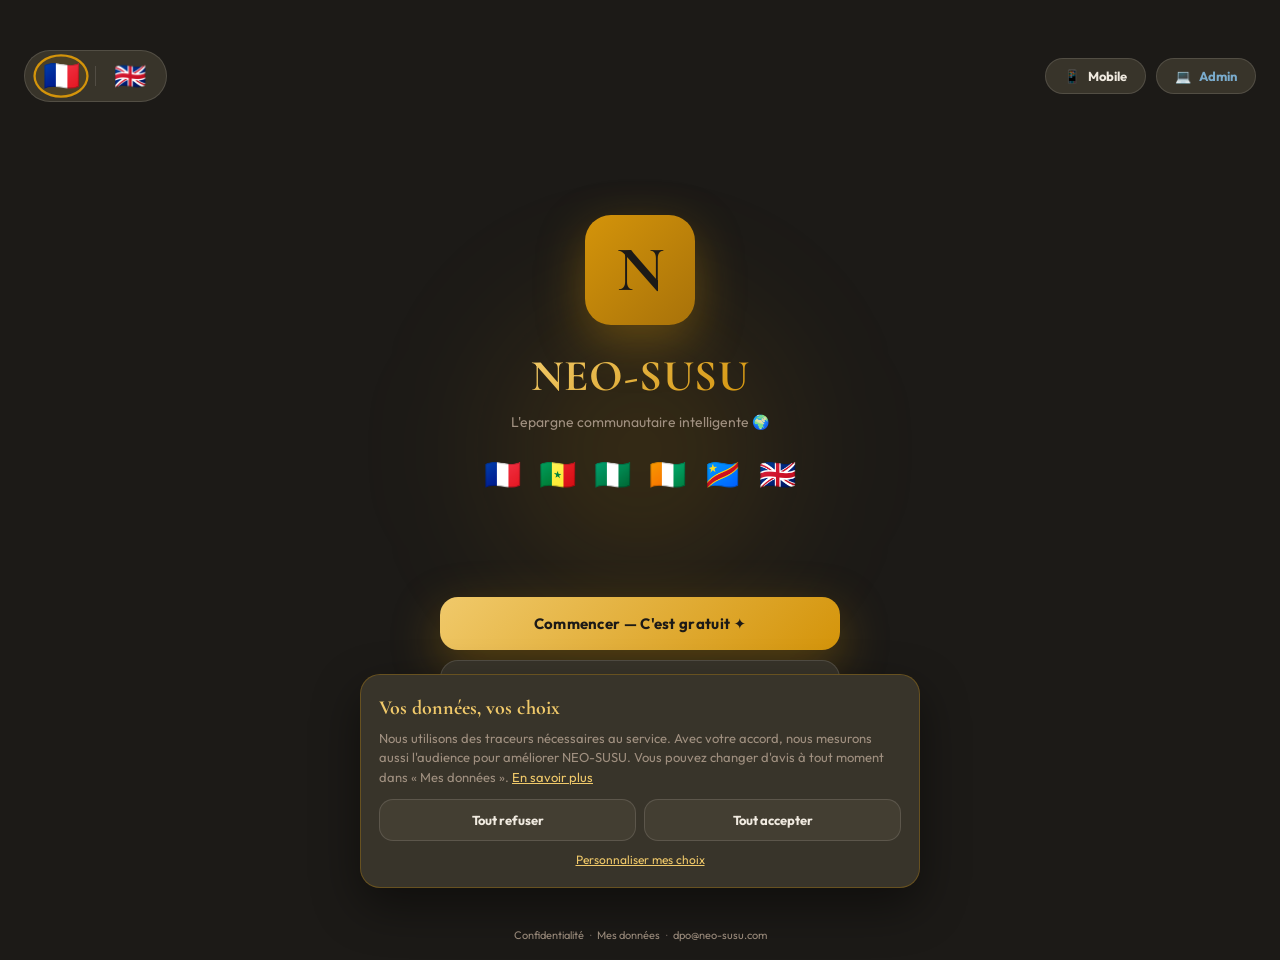
<file: index.html>
<!DOCTYPE html>
<html lang="fr" id="html-root">
<head>
<meta charset="UTF-8">
<meta name="viewport" content="width=device-width, initial-scale=1.0, maximum-scale=1.0, user-scalable=no, viewport-fit=cover">
<meta name="theme-color" content="#07080F">
<meta name="apple-mobile-web-app-capable" content="yes">
<meta name="apple-mobile-web-app-status-bar-style" content="black-translucent">
<title>NEO-SUSU</title>
<link rel="manifest" href="./manifest.json">
<link rel="apple-touch-icon" href="./icons/icon-192.png">
<link rel="preconnect" href="https://fonts.googleapis.com">
<link rel="preconnect" href="https://fonts.gstatic.com" crossorigin>
<link href="https://fonts.googleapis.com/css2?family=Cormorant+Garamond:ital,wght@0,600;0,700;1,600&family=Outfit:wght@300;400;500;600;700;800&display=swap" rel="stylesheet">
<style>
:root {
  /* Fonds — brun chaud */
  --void:#1C1A17;--deep:#242018;--surf:#2E2A22;--card:#38342A;--raised:#433E32;
  /* Jaune dore chaud */
  --gold:#D4940A;--gold2:#A8720A;--gold-pale:#F0C96A;--gold-warm:#E8A820;
  /* Marron clair */
  --brown:#C4956A;--brown2:#A87848;--brown-pale:#E8C9A0;
  /* Gris clair chaud */
  --grey:#B8AFA0;--grey2:#8C8478;--grey-light:#E8E0D4;
  /* Etats */
  --em:#2BAD7A;--red:#D4524A;--sky:#7AABCC;--violet:#9B7ECC;
  /* Texte */
  --text:#F0EAE0;--text2:#A09080;--text3:#6A6058;
  /* Bordures */
  --stroke:rgba(240,234,224,0.07);--stroke2:rgba(240,234,224,0.14);
  --ff-s:"Cormorant Garamond",serif;--ff-b:"Outfit",system-ui,sans-serif;
}
*{margin:0;padding:0;box-sizing:border-box;-webkit-tap-highlight-color:transparent;}
html,body{min-height:100%;background:var(--void);color:var(--text);font-family:var(--ff-b);}

.splash-container {
  display:flex;flex-direction:column;align-items:center;
  justify-content:space-between;min-height:100vh;
  padding:50px 24px 34px;background:var(--void);
  position:relative;overflow:hidden;
}
.splash-container::before {
  content:"";position:absolute;top:50%;left:50%;
  transform:translate(-50%,-50%);
  width:400px;height:400px;
  background:radial-gradient(circle,rgba(212,148,10,0.20) 0%,transparent 70%);
  filter:blur(60px);z-index:0;pointer-events:none;
}

/* ── LANGUAGE SWITCHER ── */
.lang-bar {
  display:flex;align-items:center;gap:10px;z-index:10;
  background:var(--card);border:1px solid var(--stroke2);
  border-radius:40px;padding:6px 12px;
}
.lang-flag {
  font-size:26px;cursor:pointer;border-radius:50%;
  padding:4px 6px;transition:all .25s;
  border:2px solid transparent;
  line-height:1;
}
.lang-flag.active {
  border-color:var(--gold);
  background:rgba(212,148,10,.12);
  transform:scale(1.15);
}
.lang-flag:hover:not(.active){opacity:.7;transform:scale(1.1);}
.lang-sep{width:1px;height:20px;background:var(--stroke2);}

/* ── TOP NAV (admin) ── */
.top-nav{display:flex;justify-content:space-between;align-items:center;width:100%;z-index:10;margin-bottom:16px;}
.switch-btn {
  display:flex;align-items:center;gap:8px;padding:9px 18px;
  background:var(--card);border:1px solid var(--stroke2);border-radius:30px;
  color:var(--text);font-family:var(--ff-b);font-weight:700;font-size:13px;
  cursor:pointer;text-decoration:none;transition:all .3s;
}
.switch-btn.admin{color:var(--sky);}
.switch-btn:hover{background:var(--raised);transform:translateY(-2px);}

/* ── LOGO SECTION ── */
.logo-section {
  display:flex;flex-direction:column;align-items:center;
  justify-content:center;flex:1;z-index:2;text-align:center;padding:16px 0;
}
.splash-logo {
  width:110px;height:110px;border-radius:26px;
  background:linear-gradient(135deg,var(--gold),var(--gold2));
  display:flex;align-items:center;justify-content:center;
  font-family:var(--ff-s);font-size:64px;font-weight:700;color:var(--void);
  box-shadow:0 16px 48px rgba(212,148,10,.35);margin-bottom:24px;
  animation:splPop .6s cubic-bezier(.34,1.56,.64,1) both,pulseGlow 3s ease-in-out 1s infinite;
}
@keyframes splPop{from{opacity:0;transform:scale(.7);}to{opacity:1;transform:none;}}
@keyframes pulseGlow{0%,100%{box-shadow:0 16px 48px rgba(212,148,10,.35);}50%{box-shadow:0 16px 60px rgba(212,148,10,.55);}}
.splash-name {
  font-family:var(--ff-s);font-size:44px;font-weight:700;
  background:linear-gradient(135deg,var(--gold-pale),var(--gold));
  -webkit-background-clip:text;-webkit-text-fill-color:transparent;
  margin-bottom:10px;letter-spacing:1px;
  animation:fadeUp .8s .3s both;
}
.splash-sub {
  font-size:14px;color:var(--text2);margin-bottom:24px;
  animation:fadeUp .8s .5s both;
}
.flags-row {
  display:flex;gap:18px;margin-bottom:8px;font-size:30px;
  animation:fadeUp .8s .7s both;
}
.flags-row span{transition:transform .3s;cursor:default;}
@keyframes fadeUp{from{opacity:0;transform:translateY(20px);}to{opacity:1;transform:none;}}

/* ── ACTIONS ── */
.actions{
  display:flex;flex-direction:column;gap:10px;
  width:100%;max-width:400px;z-index:2;
}
.btn-primary {
  padding:17px 24px;
  background:linear-gradient(135deg,var(--gold-pale),var(--gold));
  color:var(--void);border:none;border-radius:18px;
  font-family:var(--ff-b);font-size:15px;font-weight:700;
  cursor:pointer;text-decoration:none;text-align:center;
  box-shadow:0 16px 48px rgba(212,148,10,.35);
  transition:all .3s;letter-spacing:.3px;display:block;
}
.btn-primary:hover{transform:translateY(-3px);box-shadow:0 20px 60px rgba(212,168,32,.55);}
.btn-secondary {
  padding:17px 24px;background:var(--card);color:var(--sky);
  border:1px solid var(--stroke2);border-radius:18px;
  font-family:var(--ff-b);font-size:14px;font-weight:600;
  cursor:pointer;text-decoration:none;text-align:center;
  transition:all .3s;display:block;
}
.btn-secondary:hover{background:var(--raised);transform:translateY(-2px);}
.btn-demo {
  padding:14px 24px;background:transparent;color:var(--gold);
  border:1.5px solid var(--gold);border-radius:18px;
  font-family:var(--ff-b);font-size:14px;font-weight:600;
  cursor:pointer;text-decoration:none;text-align:center;
  transition:all .3s;display:flex;align-items:center;justify-content:center;
  gap:8px;margin-top:4px;
}
.btn-demo:hover{background:rgba(212,148,10,.08);transform:translateY(-2px);}
.btn-demo .badge{
  background:var(--gold);color:var(--void);font-size:10px;
  font-weight:700;padding:2px 8px;border-radius:10px;letter-spacing:.5px;
}
.divider{
  display:flex;align-items:center;gap:12px;margin:6px 0 2px;
  color:var(--text3);font-size:11px;text-transform:uppercase;
  letter-spacing:1.2px;font-weight:700;
}
.divider::before,.divider::after{content:"";flex:1;height:1px;background:var(--stroke);}

/* ── LANG TRANSITION ── */
[data-fr],[data-en]{transition:opacity .25s;}
</style>
</head>
<body>

<div class="splash-container">

  <!-- TOP NAV -->
  <div class="top-nav">
    <div class="lang-bar">
      <span class="lang-flag active" id="flag-fr" onclick="setLang('fr')" title="Francais">🇫🇷</span>
      <div class="lang-sep"></div>
      <span class="lang-flag" id="flag-en" onclick="setLang('en')" title="English">🇬🇧</span>
    </div>
    <div style="display:flex;gap:10px;">
      <a href="./index.html" class="switch-btn">📱 <span data-fr="Mobile" data-en="Mobile">Mobile</span></a>
      <a href="./admin.html" class="switch-btn admin">💻 <span data-fr="Admin" data-en="Admin">Admin</span></a>
    </div>
  </div>

  <!-- LOGO -->
  <div class="logo-section">
    <div class="splash-logo">N</div>
    <h1 class="splash-name">NEO-SUSU</h1>
    <p class="splash-sub">
      <span data-fr="L'epargne communautaire intelligente" data-en="Intelligent community savings">
        L'epargne communautaire intelligente
      </span> 🌍
    </p>

    <div class="flags-row">
      <span title="France">🇫🇷</span>
      <span title="Senegal">🇸🇳</span>
      <span title="Nigeria">🇳🇬</span>
      <span title="Cote d'Ivoire">🇨🇮</span>
      <span title="RD Congo">🇨🇩</span>
      <span title="United Kingdom">🇬🇧</span>
    </div>
  </div>

  <!-- ACTIONS -->
  <div class="actions">
    <a href="./signup.html" class="btn-primary" id="btn-signup">
      <span data-fr="Commencer — C'est gratuit" data-en="Get started — It's free">
        Commencer — C'est gratuit
      </span> ✦
    </a>

    <a href="./login.html" class="btn-secondary" id="btn-login">
      <span data-fr="Deja membre ? Se connecter" data-en="Already a member? Sign in">
        Deja membre ? Se connecter
      </span>
    </a>

    <div class="divider">
      <span data-fr="ou" data-en="or">ou</span>
    </div>

    <a href="./dashboard.html?mode=demo" class="btn-demo" id="demoBtn">
      <span>👁️ <span data-fr="Decouvrir sans compte" data-en="Explore without account">Decouvrir sans compte</span></span>
      <span class="badge"><span data-fr="DEMO" data-en="DEMO">DEMO</span></span>
    </a>

    <a href="https://lolaronke.github.io/neo-susu/neo-susu-website.html"
       target="_blank"
       style="
         padding:14px 24px;
         background:transparent;
         color:var(--brown);
         border:1.5px solid var(--brown);
         border-radius:18px;
         font-family:var(--ff-b);
         font-size:14px;
         font-weight:600;
         text-decoration:none;
         text-align:center;
         display:flex;
         align-items:center;
         justify-content:center;
         gap:8px;
         transition:all .3s;
       "
       onmouseover="this.style.background='rgba(196,149,106,.08)';this.style.transform='translateY(-2px)'"
       onmouseout="this.style.background='transparent';this.style.transform='none'"
    >
      🌐 <span data-fr="Voir le site officiel" data-en="Visit the official website">Voir le site officiel</span>
    </a>

  </div>

</div>

<script>
// ── LANGUAGE SYSTEM ──
const TRANSLATIONS = {
  fr: {
    title: "NEO-SUSU — L'epargne communautaire intelligente",
    sub: "L'epargne communautaire intelligente",
    signup: "Commencer — C'est gratuit ✦",
    login: "Deja membre ? Se connecter",
    or: "ou",
    demo: "Decouvrir sans compte",
  },
  en: {
    title: "NEO-SUSU — Intelligent community savings",
    sub: "Intelligent community savings",
    signup: "Get started — It's free ✦",
    login: "Already a member? Sign in",
    or: "or",
    demo: "Explore without account",
  }
};

let currentLang = localStorage.getItem("ns_lang") || "fr";

function setLang(lang) {
  currentLang = lang;
  localStorage.setItem("ns_lang", lang);

  // Update html lang attr
  document.getElementById("html-root").lang = lang;

  // Update page title
  document.title = lang === "en"
    ? "NEO-SUSU — Intelligent community savings"
    : "NEO-SUSU — L'epargne communautaire intelligente";

  // Update all data-fr / data-en elements
  document.querySelectorAll("[data-fr]").forEach(el => {
    el.textContent = el.getAttribute("data-" + lang) || el.getAttribute("data-fr");
  });

  // Update active flag
  document.getElementById("flag-fr").classList.toggle("active", lang === "fr");
  document.getElementById("flag-en").classList.toggle("active", lang === "en");
}

// Apply on load
setLang(currentLang);

// PWA + demo session
if ("serviceWorker" in navigator) {
  window.addEventListener("load", () => {
    navigator.serviceWorker.register("./sw.js").catch(() => {});
  });
}

document.getElementById("demoBtn").addEventListener("click", function() {
  sessionStorage.setItem("neo_susu_demo_user", JSON.stringify({
    id: "demo-" + Date.now(),
    first_name: currentLang === "en" ? "Visitor" : "Visiteur",
    last_name: "Demo",
    email: "demo@neo-susu.com",
    is_demo: true,
    lang: currentLang
  }));
});
</script>
<script src="./neo-rgpd.js"></script>
</body>
</html>
</file>
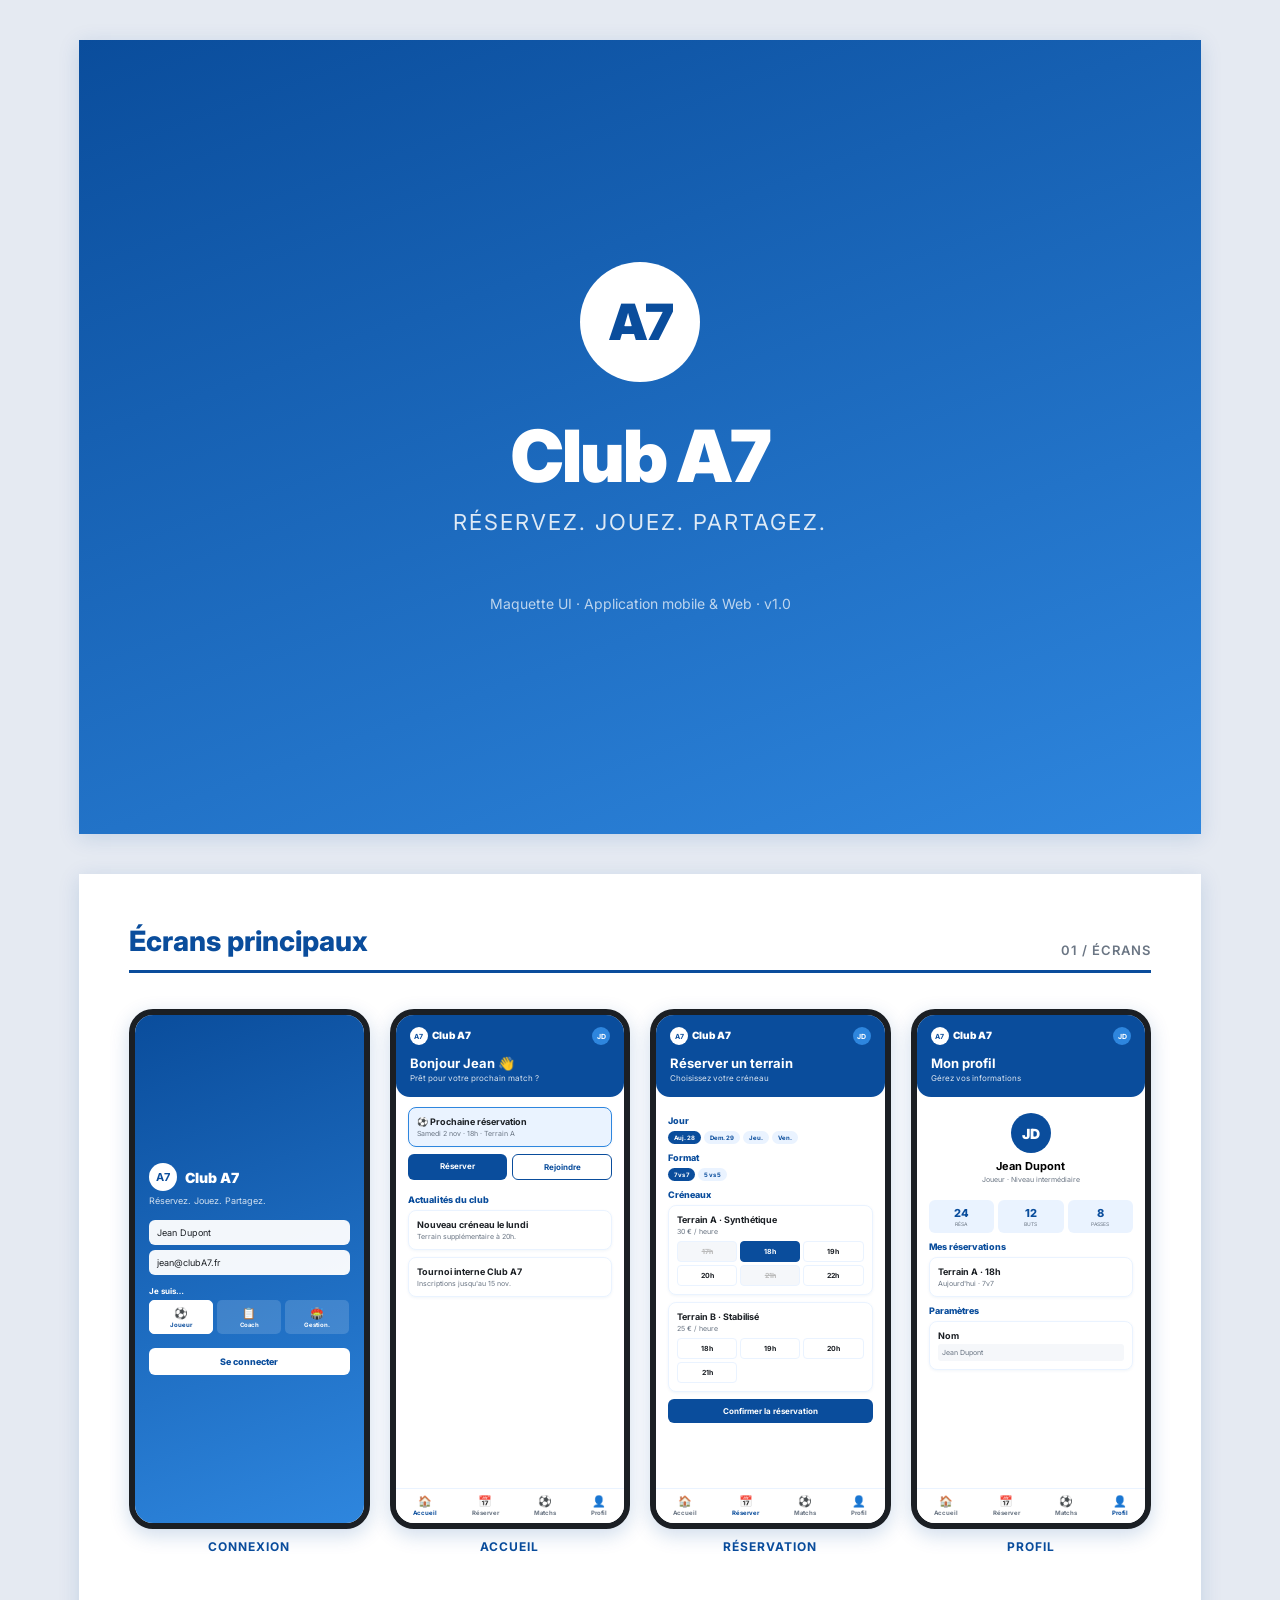
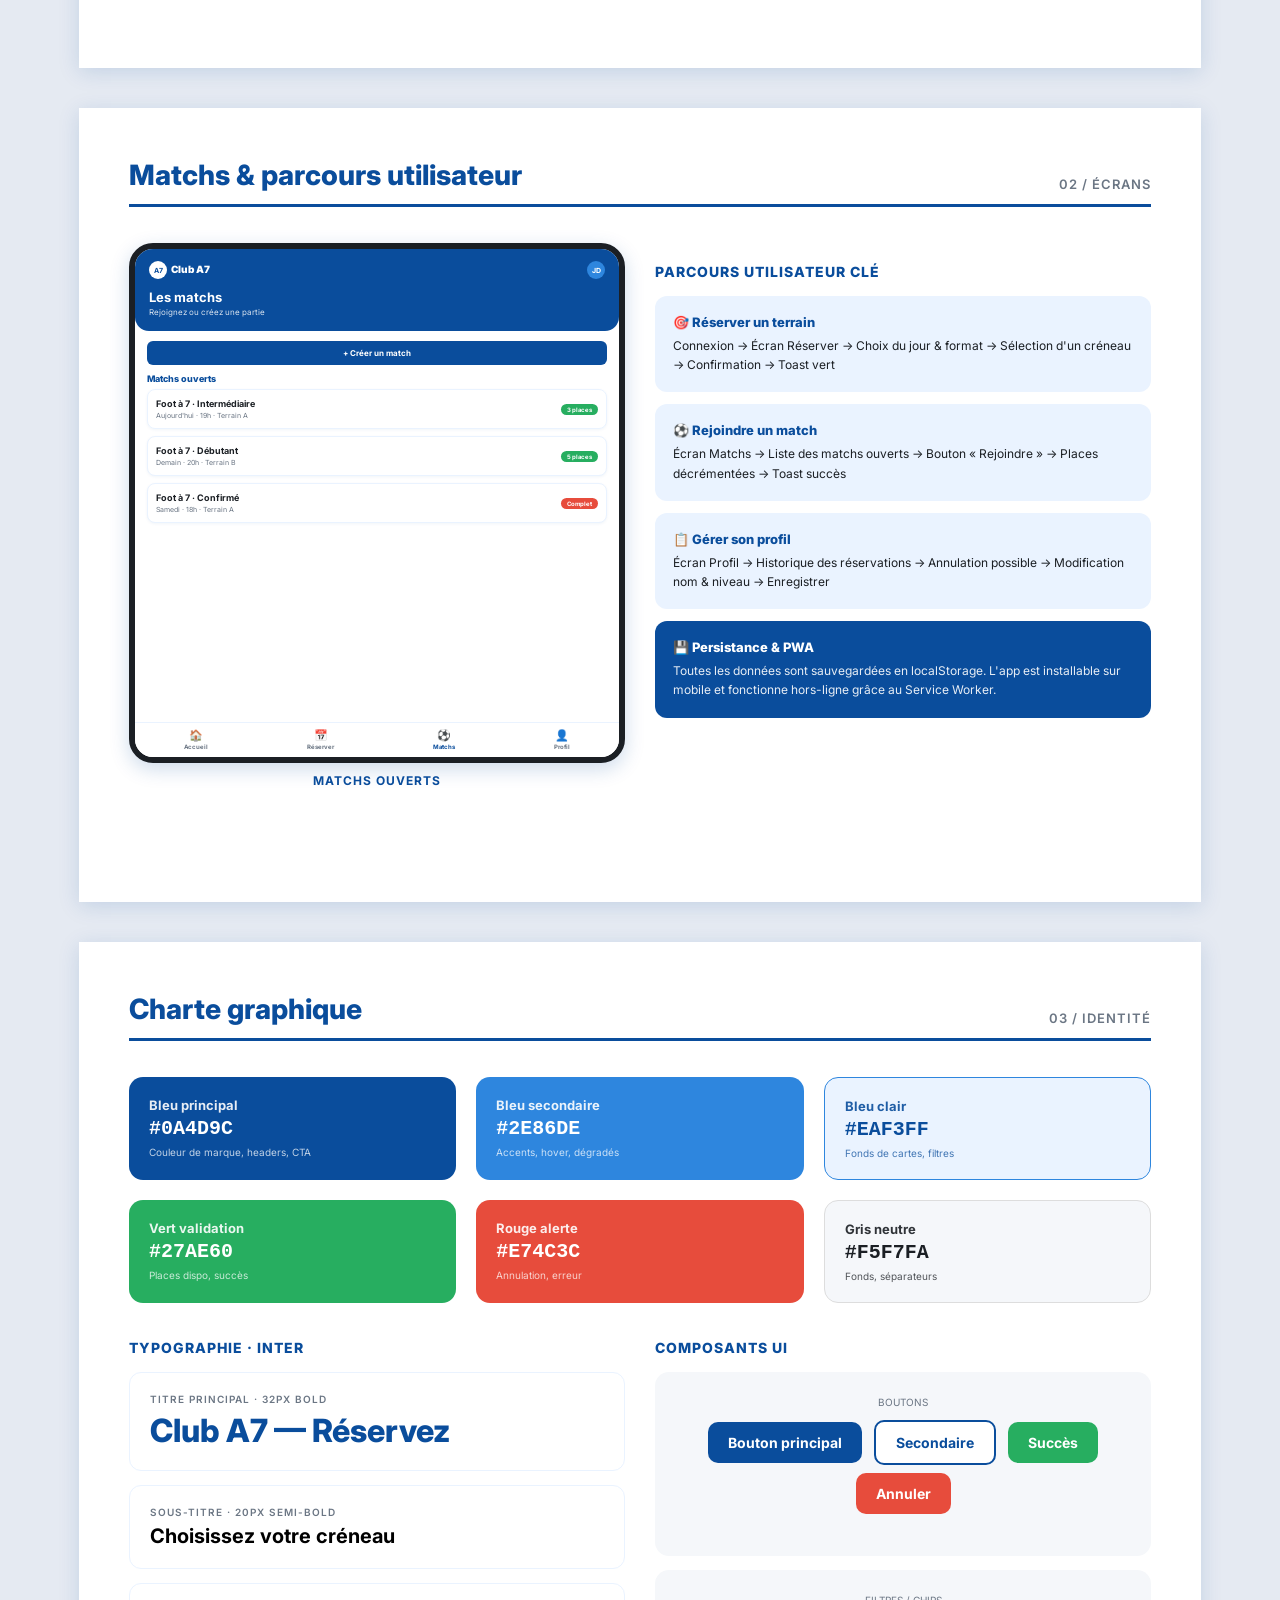
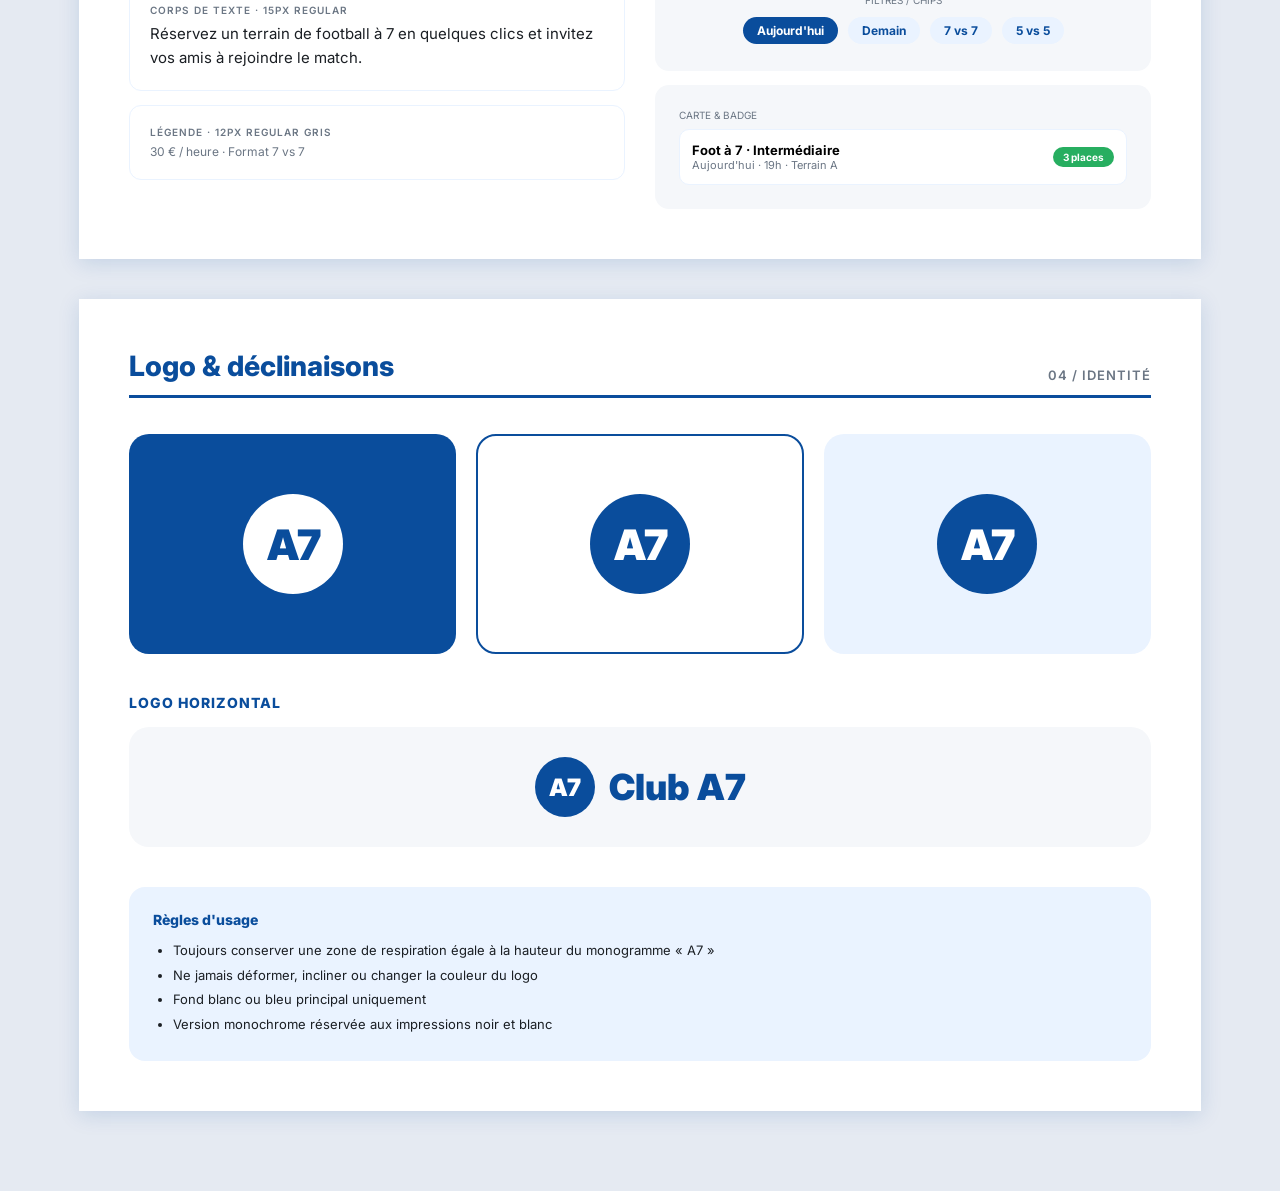
<file: club-a7-maquette.html>
<!DOCTYPE html>
<html lang="fr">
<head>
<meta charset="UTF-8">
<title>Club A7 — Maquette</title>
<style>
  @import url('https://fonts.googleapis.com/css2?family=Inter:wght@400;600;700;800;900&display=swap');

  *{margin:0;padding:0;box-sizing:border-box;font-family:'Inter',sans-serif;}
  :root{
    --bleu-principal:#0A4D9C;
    --bleu-secondaire:#2E86DE;
    --bleu-clair:#EAF3FF;
    --blanc:#FFFFFF;
    --gris:#F5F7FA;
    --texte:#1B1F24;
    --texte-doux:#6B7684;
    --vert:#27AE60;
    --rouge:#E74C3C;
  }
  body{background:#E5EAF2;padding:40px;}

  .page{
    width:1122px;               /* A4 paysage @96dpi */
    min-height:794px;
    background:#fff;
    margin:0 auto 40px;
    padding:50px;
    box-shadow:0 4px 20px rgba(10,77,156,.15);
    position:relative;
    page-break-after:always;
  }

  /* ---- COVER ---- */
  .cover{background:linear-gradient(160deg,#0A4D9C 0%,#2E86DE 100%);color:#fff;display:flex;flex-direction:column;justify-content:center;align-items:center;text-align:center;}
  .cover .badge{width:120px;height:120px;border-radius:50%;background:#fff;color:var(--bleu-principal);display:flex;align-items:center;justify-content:center;font-weight:900;font-size:50px;letter-spacing:-2px;margin-bottom:30px;}
  .cover h1{font-size:72px;font-weight:900;letter-spacing:-2px;}
  .cover h2{font-size:22px;font-weight:400;opacity:.85;margin-top:10px;letter-spacing:2px;text-transform:uppercase;}
  .cover .meta{margin-top:60px;font-size:14px;opacity:.7;}

  /* ---- HEADERS ---- */
  .page-head{display:flex;justify-content:space-between;align-items:flex-end;border-bottom:3px solid var(--bleu-principal);padding-bottom:12px;margin-bottom:36px;}
  .page-head h2{font-size:28px;color:var(--bleu-principal);font-weight:800;}
  .page-head .num{font-size:13px;color:var(--texte-doux);font-weight:600;letter-spacing:1px;text-transform:uppercase;}

  /* ---- SCREENS GRID ---- */
  .screens{display:grid;grid-template-columns:repeat(4, 1fr);gap:20px;}
  .screen-wrap{text-align:center;}
  .screen-label{font-size:12px;font-weight:700;color:var(--bleu-principal);text-transform:uppercase;letter-spacing:1px;margin-top:10px;}

  /* ---- PHONE ---- */
  .phone{
    width:100%;height:520px;
    background:var(--blanc);
    border-radius:24px;
    border:6px solid #1B1F24;
    overflow:hidden;
    position:relative;
    text-align:left;
    box-shadow:0 6px 20px rgba(10,77,156,.2);
  }

  /* Login */
  .ph-login{background:linear-gradient(160deg,var(--bleu-principal),var(--bleu-secondaire));padding:20px 14px;display:flex;flex-direction:column;justify-content:center;height:100%;color:#fff;}
  .ph-login .logo{display:flex;align-items:center;gap:8px;font-weight:900;font-size:14px;margin-bottom:4px;}
  .ph-login .logo b{width:28px;height:28px;border-radius:50%;background:#fff;color:var(--bleu-principal);display:flex;align-items:center;justify-content:center;font-size:11px;}
  .ph-login .slog{font-size:9px;opacity:.8;margin-bottom:14px;}
  .ph-login .field{background:rgba(255,255,255,.95);border-radius:6px;padding:7px 8px;font-size:9px;color:var(--texte);margin-bottom:5px;}
  .ph-login .lab{font-size:8px;font-weight:700;margin:6px 0 4px;}
  .ph-login .roles{display:grid;grid-template-columns:1fr 1fr 1fr;gap:4px;margin-bottom:8px;}
  .ph-login .role{background:rgba(255,255,255,.15);border-radius:5px;padding:5px 2px;text-align:center;font-size:6px;font-weight:700;border:1.5px solid transparent;}
  .ph-login .role.actif{background:#fff;color:var(--bleu-principal);border-color:#fff;}
  .ph-login .role span{font-size:11px;display:block;margin-bottom:1px;}
  .ph-login .cta{background:#fff;color:var(--bleu-principal);text-align:center;padding:8px;border-radius:6px;font-weight:800;font-size:9px;margin-top:6px;}

  /* App shell */
  .ph-head{background:var(--bleu-principal);color:#fff;padding:12px 14px 14px;border-radius:0 0 14px 14px;}
  .ph-head .top{display:flex;justify-content:space-between;align-items:center;font-size:10px;font-weight:900;}
  .ph-head .top b{width:18px;height:18px;border-radius:50%;background:#fff;color:var(--bleu-principal);display:inline-flex;align-items:center;justify-content:center;font-size:7px;margin-right:4px;vertical-align:middle;}
  .ph-head .av{width:18px;height:18px;border-radius:50%;background:var(--bleu-secondaire);display:flex;align-items:center;justify-content:center;font-size:7px;font-weight:700;}
  .ph-head h1{font-size:13px;margin-top:10px;font-weight:700;}
  .ph-head p{font-size:8px;opacity:.85;margin-top:2px;}

  .ph-body{padding:10px 12px;}
  .ph-card{background:#fff;border:1px solid var(--bleu-clair);border-radius:8px;padding:8px;margin-bottom:7px;box-shadow:0 1px 3px rgba(10,77,156,.06);}
  .ph-card.hl{background:var(--bleu-clair);border-color:var(--bleu-secondaire);}
  .ph-card .t{font-weight:700;font-size:9px;color:var(--texte);margin-bottom:2px;}
  .ph-card .s{font-size:7px;color:var(--texte-doux);}
  .ph-btn{background:var(--bleu-principal);color:#fff;padding:7px;border-radius:6px;text-align:center;font-size:8px;font-weight:700;margin-bottom:6px;}
  .ph-btn.sec{background:#fff;color:var(--bleu-principal);border:1.5px solid var(--bleu-principal);}
  .ph-row{display:grid;grid-template-columns:1fr 1fr;gap:5px;margin-bottom:8px;}
  .ph-titre{font-size:9px;font-weight:800;color:var(--bleu-principal);margin:8px 0 5px;}

  /* Slots */
  .slots{display:grid;grid-template-columns:repeat(3,1fr);gap:3px;margin-top:5px;}
  .slot{padding:5px;border-radius:4px;font-size:7px;font-weight:700;text-align:center;border:1.5px solid var(--bleu-clair);}
  .slot.dispo{background:#fff;color:var(--texte);}
  .slot.sel{background:var(--bleu-principal);color:#fff;border-color:var(--bleu-principal);}
  .slot.indispo{background:var(--gris);color:#bbb;text-decoration:line-through;}

  /* Filters */
  .ph-filtres{display:flex;gap:3px;margin-bottom:6px;flex-wrap:wrap;}
  .ph-filtre{padding:3px 6px;border-radius:10px;background:var(--bleu-clair);color:var(--bleu-principal);font-size:6px;font-weight:700;}
  .ph-filtre.actif{background:var(--bleu-principal);color:#fff;}

  /* Match */
  .ph-match{display:flex;justify-content:space-between;align-items:center;gap:4px;}
  .ph-match .i{flex:1;}
  .places{background:var(--vert);color:#fff;padding:2px 6px;border-radius:8px;font-size:6px;font-weight:700;white-space:nowrap;}
  .places.complet{background:var(--rouge);}

  /* Profil */
  .ph-profil-head{text-align:center;padding:6px 0 10px;}
  .ph-profil-head .big{width:40px;height:40px;border-radius:50%;background:var(--bleu-principal);color:#fff;display:flex;align-items:center;justify-content:center;font-size:14px;font-weight:900;margin:0 auto 6px;}
  .ph-profil-head h3{font-size:11px;}
  .ph-profil-head p{font-size:7px;color:var(--texte-doux);margin-top:2px;}
  .ph-stats{display:grid;grid-template-columns:repeat(3,1fr);gap:4px;margin:6px 0;}
  .ph-stat{background:var(--bleu-clair);border-radius:6px;padding:6px;text-align:center;}
  .ph-stat .v{font-size:11px;font-weight:800;color:var(--bleu-principal);}
  .ph-stat .l{font-size:5px;color:var(--texte-doux);text-transform:uppercase;margin-top:1px;}

  .ph-nav{position:absolute;bottom:0;left:0;right:0;background:#fff;border-top:1px solid var(--bleu-clair);display:flex;justify-content:space-around;padding:5px 0 7px;font-size:6px;}
  .ph-nav div{display:flex;flex-direction:column;align-items:center;gap:1px;color:var(--texte-doux);font-weight:700;}
  .ph-nav div.actif{color:var(--bleu-principal);}
  .ph-nav .ic{font-size:11px;}

  /* ---- CHARTE ---- */
  .grid-2{display:grid;grid-template-columns:1fr 1fr;gap:30px;}
  .grid-3{display:grid;grid-template-columns:repeat(3,1fr);gap:20px;}

  .color-card{border-radius:14px;padding:20px;color:#fff;}
  .color-card .nom{font-size:13px;font-weight:700;opacity:.9;}
  .color-card .hex{font-size:20px;font-weight:900;margin-top:4px;font-family:'Courier New',monospace;}
  .color-card .role{font-size:10px;opacity:.75;margin-top:6px;}

  .typo-sample{border:1px solid var(--bleu-clair);border-radius:12px;padding:20px;margin-bottom:14px;}
  .typo-sample .lbl{font-size:10px;color:var(--texte-doux);font-weight:600;text-transform:uppercase;letter-spacing:1px;margin-bottom:6px;}

  .comp-showcase{background:var(--gris);border-radius:14px;padding:24px;text-align:center;}
  .comp-showcase .item{margin-bottom:14px;}

  .btn-preview{background:var(--bleu-principal);color:#fff;border-radius:10px;padding:12px 20px;font-weight:700;font-size:14px;display:inline-block;margin:4px;}
  .btn-preview.sec{background:#fff;color:var(--bleu-principal);border:2px solid var(--bleu-principal);}
  .btn-preview.vert{background:var(--vert);color:#fff;}
  .btn-preview.rouge{background:var(--rouge);color:#fff;}

  .chip{display:inline-block;background:var(--bleu-clair);color:var(--bleu-principal);padding:6px 14px;border-radius:20px;font-size:12px;font-weight:700;margin:3px;}
  .chip.actif{background:var(--bleu-principal);color:#fff;}

  /* Print */
  @media print{
    body{background:#fff;padding:0;}
    .page{box-shadow:none;margin:0;page-break-after:always;}
    @page{size:A4 landscape;margin:0;}
  }
</style>
</head>
<body>

<!-- =================== PAGE 1 : COUVERTURE =================== -->
<div class="page cover">
  <div class="badge">A7</div>
  <h1>Club A7</h1>
  <h2>Réservez. Jouez. Partagez.</h2>
  <div class="meta">Maquette UI · Application mobile & Web · v1.0</div>
</div>

<!-- =================== PAGE 2 : ÉCRANS PRINCIPAUX =================== -->
<div class="page">
  <div class="page-head">
    <h2>Écrans principaux</h2>
    <span class="num">01 / Écrans</span>
  </div>

  <div class="screens">

    <!-- LOGIN -->
    <div class="screen-wrap">
      <div class="phone">
        <div class="ph-login">
          <div class="logo"><b>A7</b>Club A7</div>
          <div class="slog">Réservez. Jouez. Partagez.</div>
          <div class="field">Jean Dupont</div>
          <div class="field">jean@clubA7.fr</div>
          <div class="lab">Je suis…</div>
          <div class="roles">
            <div class="role actif"><span>⚽</span>Joueur</div>
            <div class="role"><span>📋</span>Coach</div>
            <div class="role"><span>🏟️</span>Gestion.</div>
          </div>
          <div class="cta">Se connecter</div>
        </div>
      </div>
      <div class="screen-label">Connexion</div>
    </div>

    <!-- ACCUEIL -->
    <div class="screen-wrap">
      <div class="phone">
        <div class="ph-head">
          <div class="top"><div><b>A7</b>Club A7</div><div class="av">JD</div></div>
          <h1>Bonjour Jean 👋</h1>
          <p>Prêt pour votre prochain match ?</p>
        </div>
        <div class="ph-body">
          <div class="ph-card hl">
            <div class="t">⚽ Prochaine réservation</div>
            <div class="s">Samedi 2 nov · 18h · Terrain A</div>
          </div>
          <div class="ph-row">
            <div class="ph-btn">Réserver</div>
            <div class="ph-btn sec">Rejoindre</div>
          </div>
          <div class="ph-titre">Actualités du club</div>
          <div class="ph-card">
            <div class="t">Nouveau créneau le lundi</div>
            <div class="s">Terrain supplémentaire à 20h.</div>
          </div>
          <div class="ph-card">
            <div class="t">Tournoi interne Club A7</div>
            <div class="s">Inscriptions jusqu'au 15 nov.</div>
          </div>
        </div>
        <div class="ph-nav">
          <div class="actif"><span class="ic">🏠</span>Accueil</div>
          <div><span class="ic">📅</span>Réserver</div>
          <div><span class="ic">⚽</span>Matchs</div>
          <div><span class="ic">👤</span>Profil</div>
        </div>
      </div>
      <div class="screen-label">Accueil</div>
    </div>

    <!-- RESERVER -->
    <div class="screen-wrap">
      <div class="phone">
        <div class="ph-head">
          <div class="top"><div><b>A7</b>Club A7</div><div class="av">JD</div></div>
          <h1>Réserver un terrain</h1>
          <p>Choisissez votre créneau</p>
        </div>
        <div class="ph-body">
          <div class="ph-titre">Jour</div>
          <div class="ph-filtres">
            <span class="ph-filtre actif">Auj. 28</span>
            <span class="ph-filtre">Dem. 29</span>
            <span class="ph-filtre">Jeu.</span>
            <span class="ph-filtre">Ven.</span>
          </div>
          <div class="ph-titre">Format</div>
          <div class="ph-filtres">
            <span class="ph-filtre actif">7 vs 7</span>
            <span class="ph-filtre">5 vs 5</span>
          </div>
          <div class="ph-titre">Créneaux</div>
          <div class="ph-card">
            <div class="t">Terrain A · Synthétique</div>
            <div class="s">30 € / heure</div>
            <div class="slots">
              <div class="slot indispo">17h</div>
              <div class="slot sel">18h</div>
              <div class="slot dispo">19h</div>
              <div class="slot dispo">20h</div>
              <div class="slot indispo">21h</div>
              <div class="slot dispo">22h</div>
            </div>
          </div>
          <div class="ph-card">
            <div class="t">Terrain B · Stabilisé</div>
            <div class="s">25 € / heure</div>
            <div class="slots">
              <div class="slot dispo">18h</div>
              <div class="slot dispo">19h</div>
              <div class="slot dispo">20h</div>
              <div class="slot dispo">21h</div>
            </div>
          </div>
          <div class="ph-btn">Confirmer la réservation</div>
        </div>
        <div class="ph-nav">
          <div><span class="ic">🏠</span>Accueil</div>
          <div class="actif"><span class="ic">📅</span>Réserver</div>
          <div><span class="ic">⚽</span>Matchs</div>
          <div><span class="ic">👤</span>Profil</div>
        </div>
      </div>
      <div class="screen-label">Réservation</div>
    </div>

    <!-- PROFIL -->
    <div class="screen-wrap">
      <div class="phone">
        <div class="ph-head">
          <div class="top"><div><b>A7</b>Club A7</div><div class="av">JD</div></div>
          <h1>Mon profil</h1>
          <p>Gérez vos informations</p>
        </div>
        <div class="ph-body">
          <div class="ph-profil-head">
            <div class="big">JD</div>
            <h3>Jean Dupont</h3>
            <p>Joueur · Niveau intermédiaire</p>
          </div>
          <div class="ph-stats">
            <div class="ph-stat"><div class="v">24</div><div class="l">Résa</div></div>
            <div class="ph-stat"><div class="v">12</div><div class="l">Buts</div></div>
            <div class="ph-stat"><div class="v">8</div><div class="l">Passes</div></div>
          </div>
          <div class="ph-titre">Mes réservations</div>
          <div class="ph-card">
            <div class="ph-match">
              <div class="i">
                <div class="t">Terrain A · 18h</div>
                <div class="s">Aujourd'hui · 7v7</div>
              </div>
            </div>
          </div>
          <div class="ph-titre">Paramètres</div>
          <div class="ph-card">
            <div class="t">Nom</div>
            <div class="s" style="background:var(--gris);padding:4px;border-radius:3px;margin-top:3px;">Jean Dupont</div>
          </div>
        </div>
        <div class="ph-nav">
          <div><span class="ic">🏠</span>Accueil</div>
          <div><span class="ic">📅</span>Réserver</div>
          <div><span class="ic">⚽</span>Matchs</div>
          <div class="actif"><span class="ic">👤</span>Profil</div>
        </div>
      </div>
      <div class="screen-label">Profil</div>
    </div>

  </div>
</div>

<!-- =================== PAGE 3 : MATCHS + PARCOURS =================== -->
<div class="page">
  <div class="page-head">
    <h2>Matchs & parcours utilisateur</h2>
    <span class="num">02 / Écrans</span>
  </div>

  <div class="grid-2">
    <!-- MATCHS -->
    <div>
      <div class="phone" style="height:520px;">
        <div class="ph-head">
          <div class="top"><div><b>A7</b>Club A7</div><div class="av">JD</div></div>
          <h1>Les matchs</h1>
          <p>Rejoignez ou créez une partie</p>
        </div>
        <div class="ph-body">
          <div class="ph-btn">+ Créer un match</div>
          <div class="ph-titre">Matchs ouverts</div>
          <div class="ph-card">
            <div class="ph-match">
              <div class="i">
                <div class="t">Foot à 7 · Intermédiaire</div>
                <div class="s">Aujourd'hui · 19h · Terrain A</div>
              </div>
              <div class="places">3 places</div>
            </div>
          </div>
          <div class="ph-card">
            <div class="ph-match">
              <div class="i">
                <div class="t">Foot à 7 · Débutant</div>
                <div class="s">Demain · 20h · Terrain B</div>
              </div>
              <div class="places">5 places</div>
            </div>
          </div>
          <div class="ph-card">
            <div class="ph-match">
              <div class="i">
                <div class="t">Foot à 7 · Confirmé</div>
                <div class="s">Samedi · 18h · Terrain A</div>
              </div>
              <div class="places complet">Complet</div>
            </div>
          </div>
        </div>
        <div class="ph-nav">
          <div><span class="ic">🏠</span>Accueil</div>
          <div><span class="ic">📅</span>Réserver</div>
          <div class="actif"><span class="ic">⚽</span>Matchs</div>
          <div><span class="ic">👤</span>Profil</div>
        </div>
      </div>
      <div class="screen-label" style="text-align:center;">Matchs ouverts</div>
    </div>

    <!-- PARCOURS -->
    <div style="padding-top:20px;">
      <div style="font-size:14px;font-weight:800;color:var(--bleu-principal);margin-bottom:16px;text-transform:uppercase;letter-spacing:1px;">Parcours utilisateur clé</div>

      <div style="background:var(--bleu-clair);border-radius:12px;padding:18px;margin-bottom:12px;">
        <div style="font-size:13px;font-weight:800;color:var(--bleu-principal);margin-bottom:6px;">🎯 Réserver un terrain</div>
        <div style="font-size:12px;color:var(--texte);line-height:1.6;">
          Connexion → Écran Réserver → Choix du jour & format → Sélection d'un créneau → Confirmation → Toast vert
        </div>
      </div>

      <div style="background:var(--bleu-clair);border-radius:12px;padding:18px;margin-bottom:12px;">
        <div style="font-size:13px;font-weight:800;color:var(--bleu-principal);margin-bottom:6px;">⚽ Rejoindre un match</div>
        <div style="font-size:12px;color:var(--texte);line-height:1.6;">
          Écran Matchs → Liste des matchs ouverts → Bouton « Rejoindre » → Places décrémentées → Toast succès
        </div>
      </div>

      <div style="background:var(--bleu-clair);border-radius:12px;padding:18px;margin-bottom:12px;">
        <div style="font-size:13px;font-weight:800;color:var(--bleu-principal);margin-bottom:6px;">📋 Gérer son profil</div>
        <div style="font-size:12px;color:var(--texte);line-height:1.6;">
          Écran Profil → Historique des réservations → Annulation possible → Modification nom & niveau → Enregistrer
        </div>
      </div>

      <div style="background:var(--bleu-principal);color:#fff;border-radius:12px;padding:18px;">
        <div style="font-size:13px;font-weight:800;margin-bottom:6px;">💾 Persistance & PWA</div>
        <div style="font-size:12px;line-height:1.6;opacity:.9;">
          Toutes les données sont sauvegardées en localStorage. L'app est installable sur mobile et fonctionne hors-ligne grâce au Service Worker.
        </div>
      </div>
    </div>
  </div>
</div>

<!-- =================== PAGE 4 : CHARTE GRAPHIQUE =================== -->
<div class="page">
  <div class="page-head">
    <h2>Charte graphique</h2>
    <span class="num">03 / Identité</span>
  </div>

  <div class="grid-3" style="margin-bottom:36px;">
    <div class="color-card" style="background:var(--bleu-principal);">
      <div class="nom">Bleu principal</div>
      <div class="hex">#0A4D9C</div>
      <div class="role">Couleur de marque, headers, CTA</div>
    </div>
    <div class="color-card" style="background:var(--bleu-secondaire);">
      <div class="nom">Bleu secondaire</div>
      <div class="hex">#2E86DE</div>
      <div class="role">Accents, hover, dégradés</div>
    </div>
    <div class="color-card" style="background:var(--bleu-clair);color:var(--bleu-principal);border:1px solid var(--bleu-secondaire);">
      <div class="nom">Bleu clair</div>
      <div class="hex">#EAF3FF</div>
      <div class="role">Fonds de cartes, filtres</div>
    </div>
    <div class="color-card" style="background:var(--vert);">
      <div class="nom">Vert validation</div>
      <div class="hex">#27AE60</div>
      <div class="role">Places dispo, succès</div>
    </div>
    <div class="color-card" style="background:var(--rouge);">
      <div class="nom">Rouge alerte</div>
      <div class="hex">#E74C3C</div>
      <div class="role">Annulation, erreur</div>
    </div>
    <div class="color-card" style="background:var(--gris);color:var(--texte);border:1px solid #ddd;">
      <div class="nom">Gris neutre</div>
      <div class="hex">#F5F7FA</div>
      <div class="role">Fonds, séparateurs</div>
    </div>
  </div>

  <div class="grid-2">
    <!-- TYPO -->
    <div>
      <div style="font-size:14px;font-weight:800;color:var(--bleu-principal);margin-bottom:16px;text-transform:uppercase;letter-spacing:1px;">Typographie · Inter</div>

      <div class="typo-sample">
        <div class="lbl">Titre principal · 32px Bold</div>
        <div style="font-size:32px;font-weight:800;color:var(--bleu-principal);">Club A7 — Réservez</div>
      </div>

      <div class="typo-sample">
        <div class="lbl">Sous-titre · 20px Semi-bold</div>
        <div style="font-size:20px;font-weight:700;">Choisissez votre créneau</div>
      </div>

      <div class="typo-sample">
        <div class="lbl">Corps de texte · 15px Regular</div>
        <div style="font-size:15px;line-height:1.6;color:var(--texte);">
          Réservez un terrain de football à 7 en quelques clics et invitez vos amis à rejoindre le match.
        </div>
      </div>

      <div class="typo-sample">
        <div class="lbl">Légende · 12px Regular gris</div>
        <div style="font-size:12px;color:var(--texte-doux);">30 € / heure · Format 7 vs 7</div>
      </div>
    </div>

    <!-- COMPOSANTS -->
    <div>
      <div style="font-size:14px;font-weight:800;color:var(--bleu-principal);margin-bottom:16px;text-transform:uppercase;letter-spacing:1px;">Composants UI</div>

      <div class="comp-showcase">
        <div class="item">
          <div class="lbl" style="font-size:10px;color:var(--texte-doux);margin-bottom:8px;text-transform:uppercase;">Boutons</div>
          <div class="btn-preview">Bouton principal</div>
          <div class="btn-preview sec">Secondaire</div>
          <div class="btn-preview vert">Succès</div>
          <div class="btn-preview rouge">Annuler</div>
        </div>
      </div>

      <div class="comp-showcase" style="margin-top:14px;">
        <div class="lbl" style="font-size:10px;color:var(--texte-doux);margin-bottom:8px;text-transform:uppercase;">Filtres / Chips</div>
        <span class="chip actif">Aujourd'hui</span>
        <span class="chip">Demain</span>
        <span class="chip">7 vs 7</span>
        <span class="chip">5 vs 5</span>
      </div>

      <div class="comp-showcase" style="margin-top:14px;text-align:left;">
        <div class="lbl" style="font-size:10px;color:var(--texte-doux);margin-bottom:8px;text-transform:uppercase;">Carte & Badge</div>
        <div style="background:#fff;border:1px solid var(--bleu-clair);border-radius:10px;padding:12px;display:flex;justify-content:space-between;align-items:center;">
          <div>
            <div style="font-weight:700;font-size:13px;">Foot à 7 · Intermédiaire</div>
            <div style="font-size:11px;color:var(--texte-doux);">Aujourd'hui · 19h · Terrain A</div>
          </div>
          <div style="background:var(--vert);color:#fff;padding:4px 10px;border-radius:20px;font-size:10px;font-weight:700;">3 places</div>
        </div>
      </div>
    </div>
  </div>
</div>

<!-- =================== PAGE 5 : LOGO + DÉCLINAISONS =================== -->
<div class="page">
  <div class="page-head">
    <h2>Logo & déclinaisons</h2>
    <span class="num">04 / Identité</span>
  </div>

  <div class="grid-3" style="margin-bottom:40px;">
    <div style="background:var(--bleu-principal);border-radius:20px;height:220px;display:flex;align-items:center;justify-content:center;">
      <div style="width:100px;height:100px;border-radius:50%;background:#fff;color:var(--bleu-principal);display:flex;align-items:center;justify-content:center;font-weight:900;font-size:42px;letter-spacing:-2px;">A7</div>
    </div>
    <div style="background:#fff;border:2px solid var(--bleu-principal);border-radius:20px;height:220px;display:flex;align-items:center;justify-content:center;">
      <div style="width:100px;height:100px;border-radius:50%;background:var(--bleu-principal);color:#fff;display:flex;align-items:center;justify-content:center;font-weight:900;font-size:42px;letter-spacing:-2px;">A7</div>
    </div>
    <div style="background:var(--bleu-clair);border-radius:20px;height:220px;display:flex;align-items:center;justify-content:center;">
      <div style="width:100px;height:100px;border-radius:50%;background:var(--bleu-principal);color:#fff;display:flex;align-items:center;justify-content:center;font-weight:900;font-size:42px;letter-spacing:-2px;">A7</div>
    </div>
  </div>

  <div style="font-size:14px;font-weight:800;color:var(--bleu-principal);margin-bottom:16px;text-transform:uppercase;letter-spacing:1px;">Logo horizontal</div>

  <div style="display:flex;gap:20px;align-items:center;background:var(--gris);padding:30px;border-radius:20px;justify-content:center;">
    <div style="display:flex;align-items:center;gap:14px;font-weight:900;font-size:36px;color:var(--bleu-principal);">
      <div style="width:60px;height:60px;border-radius:50%;background:var(--bleu-principal);color:#fff;display:flex;align-items:center;justify-content:center;font-size:24px;letter-spacing:-1px;">A7</div>
      Club A7
    </div>
  </div>

  <div style="margin-top:40px;padding:24px;background:var(--bleu-clair);border-radius:16px;">
    <div style="font-size:14px;font-weight:800;color:var(--bleu-principal);margin-bottom:10px;">Règles d'usage</div>
    <ul style="font-size:13px;line-height:1.9;color:var(--texte);padding-left:20px;">
      <li>Toujours conserver une zone de respiration égale à la hauteur du monogramme « A7 »</li>
      <li>Ne jamais déformer, incliner ou changer la couleur du logo</li>
      <li>Fond blanc ou bleu principal uniquement</li>
      <li>Version monochrome réservée aux impressions noir et blanc</li>
    </ul>
  </div>
</div>

</body>
</html>
</file>
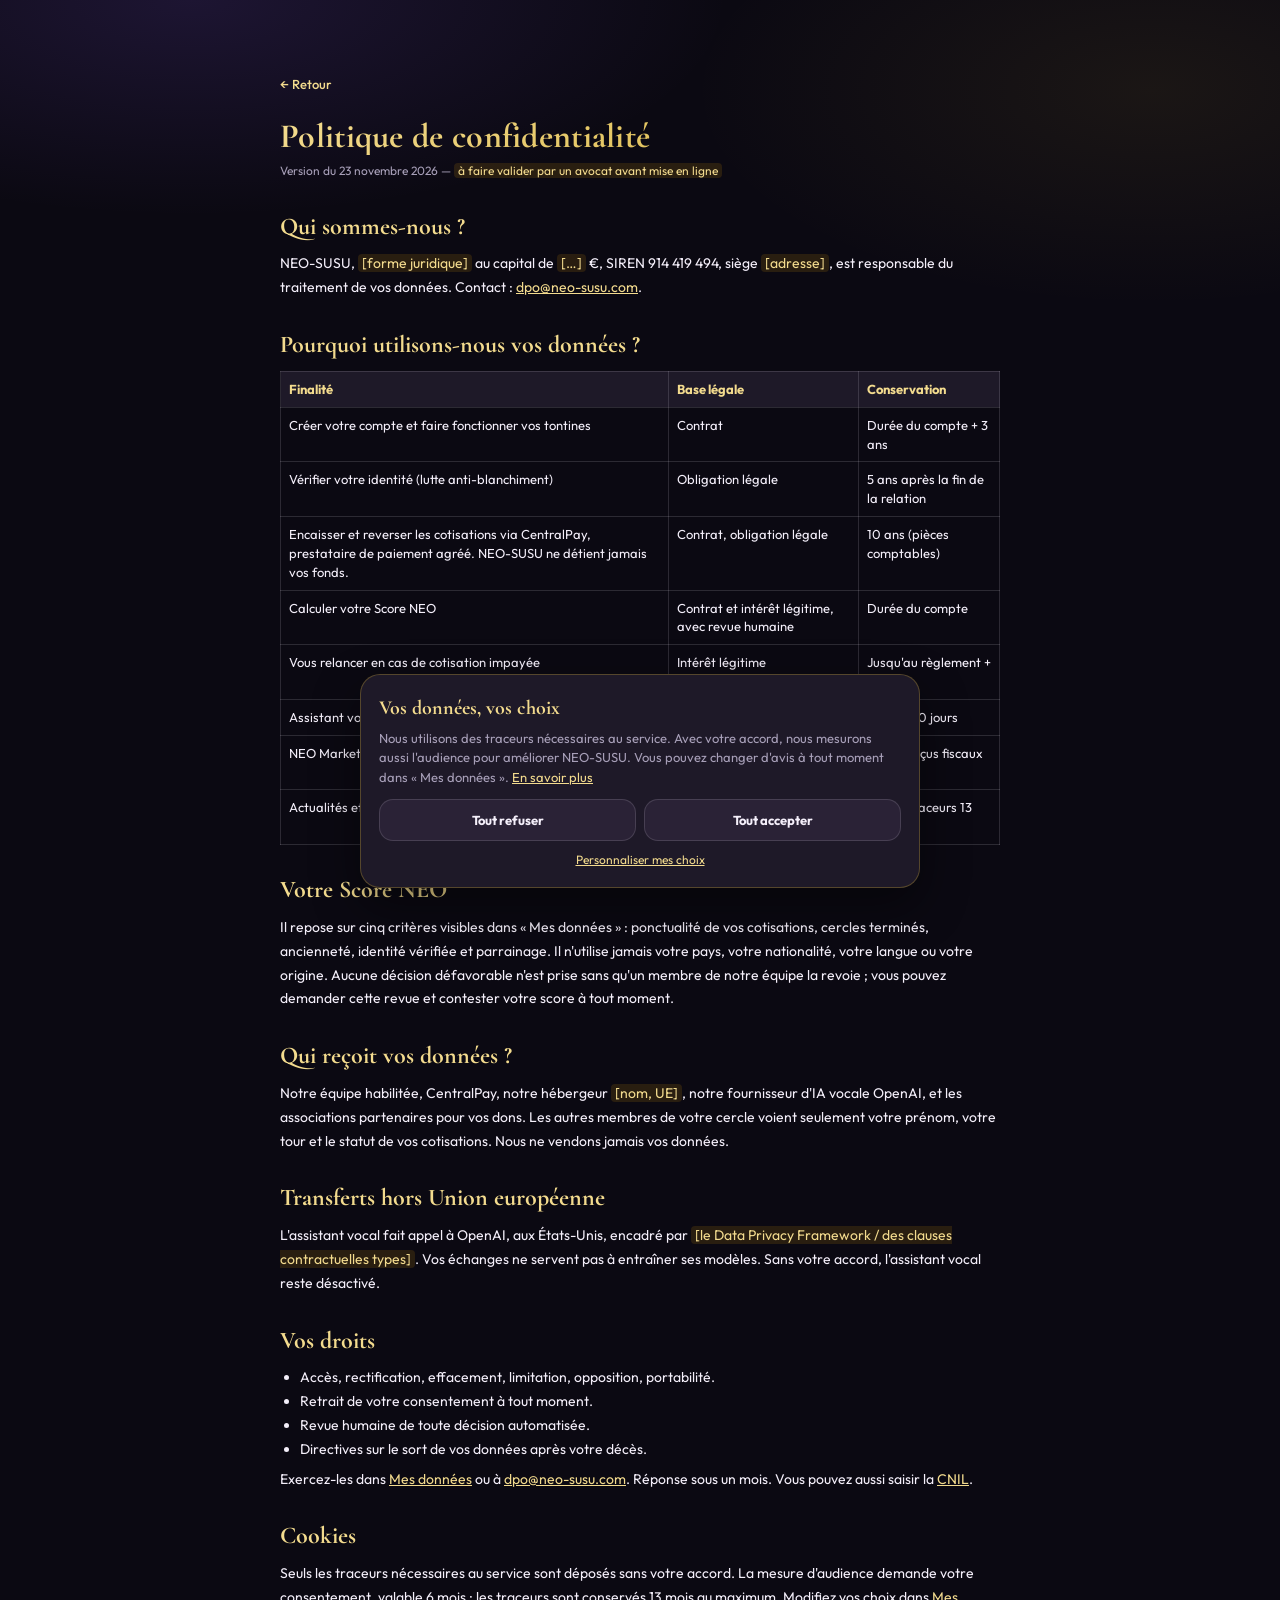
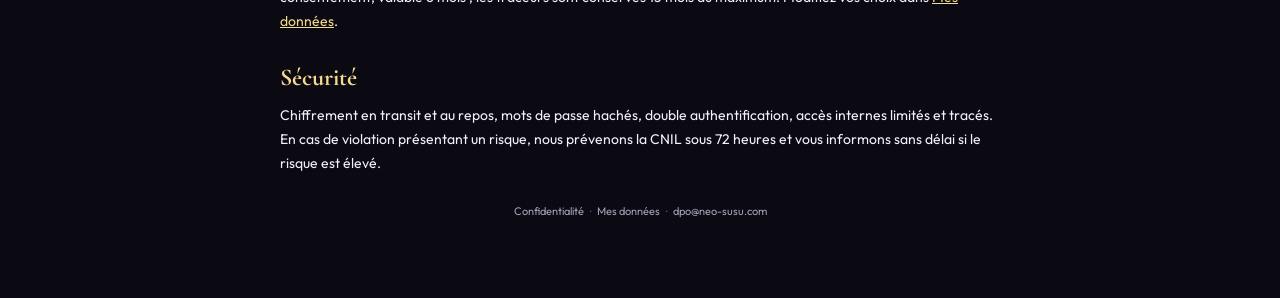
<file: confidentialite.html>
<!DOCTYPE html>
<html lang="fr">
<head>
<meta charset="UTF-8">
<meta name="viewport" content="width=device-width, initial-scale=1.0">
<meta name="theme-color" content="#1C1A17">
<link rel="icon" type="image/png" sizes="192x192" href="./icons/icon-192.png">
<title>NEO-SUSU — Politique de confidentialité</title>
<link href="https://fonts.googleapis.com/css2?family=Cormorant+Garamond:ital,wght@0,600;0,700;1,600&family=Outfit:wght@300;400;500;600;700;800&display=swap" rel="stylesheet">
<link rel="stylesheet" href="./neo-susu.css">
<style>
.container{max-width:720px;}
.policy h2{font-family:var(--ff-s);font-size:24px;color:var(--gold-pale);margin:28px 0 8px;}
.policy p,.policy li{color:var(--text);font-size:14px;line-height:1.7;}
.policy ul{padding-left:20px;margin:6px 0;}
.policy .muted{color:var(--text2);font-size:12px;}
.policy table{width:100%;border-collapse:collapse;margin:8px 0;font-size:13px;}
.policy th,.policy td{border:1px solid var(--stroke2);padding:8px;text-align:left;vertical-align:top;}
.policy th{color:var(--gold-pale);background:var(--card);}
.policy a{color:var(--gold-pale);}
.todo{background:rgba(212,148,10,.15);color:var(--gold-pale);padding:0 4px;border-radius:4px;}
</style>
</head>
<body>
<div class="container policy">
  <a href="javascript:history.back()" class="back-link">← Retour</a>
  <h1 class="page-title">Politique de confidentialité</h1>
  <p class="muted">Version du 23 novembre 2026 — <span class="todo">à faire valider par un avocat avant mise en ligne</span></p>

  <h2>Qui sommes-nous ?</h2>
  <p>NEO-SUSU, <span class="todo">[forme juridique]</span> au capital de <span class="todo">[…]</span> €, SIREN 914 419 494, siège <span class="todo">[adresse]</span>, est responsable du traitement de vos données. Contact : <a href="mailto:dpo@neo-susu.com">dpo@neo-susu.com</a>.</p>

  <h2>Pourquoi utilisons-nous vos données ?</h2>
  <table>
    <tr><th>Finalité</th><th>Base légale</th><th>Conservation</th></tr>
    <tr><td>Créer votre compte et faire fonctionner vos tontines</td><td>Contrat</td><td>Durée du compte + 3 ans</td></tr>
    <tr><td>Vérifier votre identité (lutte anti-blanchiment)</td><td>Obligation légale</td><td>5 ans après la fin de la relation</td></tr>
    <tr><td>Encaisser et reverser les cotisations via CentralPay, prestataire de paiement agréé. NEO-SUSU ne détient jamais vos fonds.</td><td>Contrat, obligation légale</td><td>10 ans (pièces comptables)</td></tr>
    <tr><td>Calculer votre Score NEO</td><td>Contrat et intérêt légitime, avec revue humaine</td><td>Durée du compte</td></tr>
    <tr><td>Vous relancer en cas de cotisation impayée</td><td>Intérêt légitime</td><td>Jusqu'au règlement + 5 ans</td></tr>
    <tr><td>Assistant vocal IA</td><td>Consentement</td><td>Audio : 30 jours</td></tr>
    <tr><td>NEO Marketplace et dons solidaires</td><td>Contrat, consentement</td><td>3 ans ; reçus fiscaux 6 ans</td></tr>
    <tr><td>Actualités et mesure d'audience</td><td>Consentement</td><td>3 ans ; traceurs 13 mois</td></tr>
  </table>

  <h2>Votre Score NEO</h2>
  <p>Il repose sur cinq critères visibles dans « Mes données » : ponctualité de vos cotisations, cercles terminés, ancienneté, identité vérifiée et parrainage. Il n'utilise jamais votre pays, votre nationalité, votre langue ou votre origine. Aucune décision défavorable n'est prise sans qu'un membre de notre équipe la revoie ; vous pouvez demander cette revue et contester votre score à tout moment.</p>

  <h2>Qui reçoit vos données ?</h2>
  <p>Notre équipe habilitée, CentralPay, notre hébergeur <span class="todo">[nom, UE]</span>, notre fournisseur d'IA vocale OpenAI, et les associations partenaires pour vos dons. Les autres membres de votre cercle voient seulement votre prénom, votre tour et le statut de vos cotisations. Nous ne vendons jamais vos données.</p>

  <h2>Transferts hors Union européenne</h2>
  <p>L'assistant vocal fait appel à OpenAI, aux États-Unis, encadré par <span class="todo">[le Data Privacy Framework / des clauses contractuelles types]</span>. Vos échanges ne servent pas à entraîner ses modèles. Sans votre accord, l'assistant vocal reste désactivé.</p>

  <h2>Vos droits</h2>
  <ul>
    <li>Accès, rectification, effacement, limitation, opposition, portabilité.</li>
    <li>Retrait de votre consentement à tout moment.</li>
    <li>Revue humaine de toute décision automatisée.</li>
    <li>Directives sur le sort de vos données après votre décès.</li>
  </ul>
  <p>Exercez-les dans <a href="./mes-donnees.html">Mes données</a> ou à <a href="mailto:dpo@neo-susu.com">dpo@neo-susu.com</a>. Réponse sous un mois. Vous pouvez aussi saisir la <a href="https://www.cnil.fr" target="_blank" rel="noopener">CNIL</a>.</p>

  <h2>Cookies</h2>
  <p>Seuls les traceurs nécessaires au service sont déposés sans votre accord. La mesure d'audience demande votre consentement, valable 6 mois ; les traceurs sont conservés 13 mois au maximum. Modifiez vos choix dans <a href="./mes-donnees.html">Mes données</a>.</p>

  <h2>Sécurité</h2>
  <p>Chiffrement en transit et au repos, mots de passe hachés, double authentification, accès internes limités et tracés. En cas de violation présentant un risque, nous prévenons la CNIL sous 72 heures et vous informons sans délai si le risque est élevé.</p>
</div>
<script src="./neo-rgpd.js"></script>
</body>
</html>
</file>
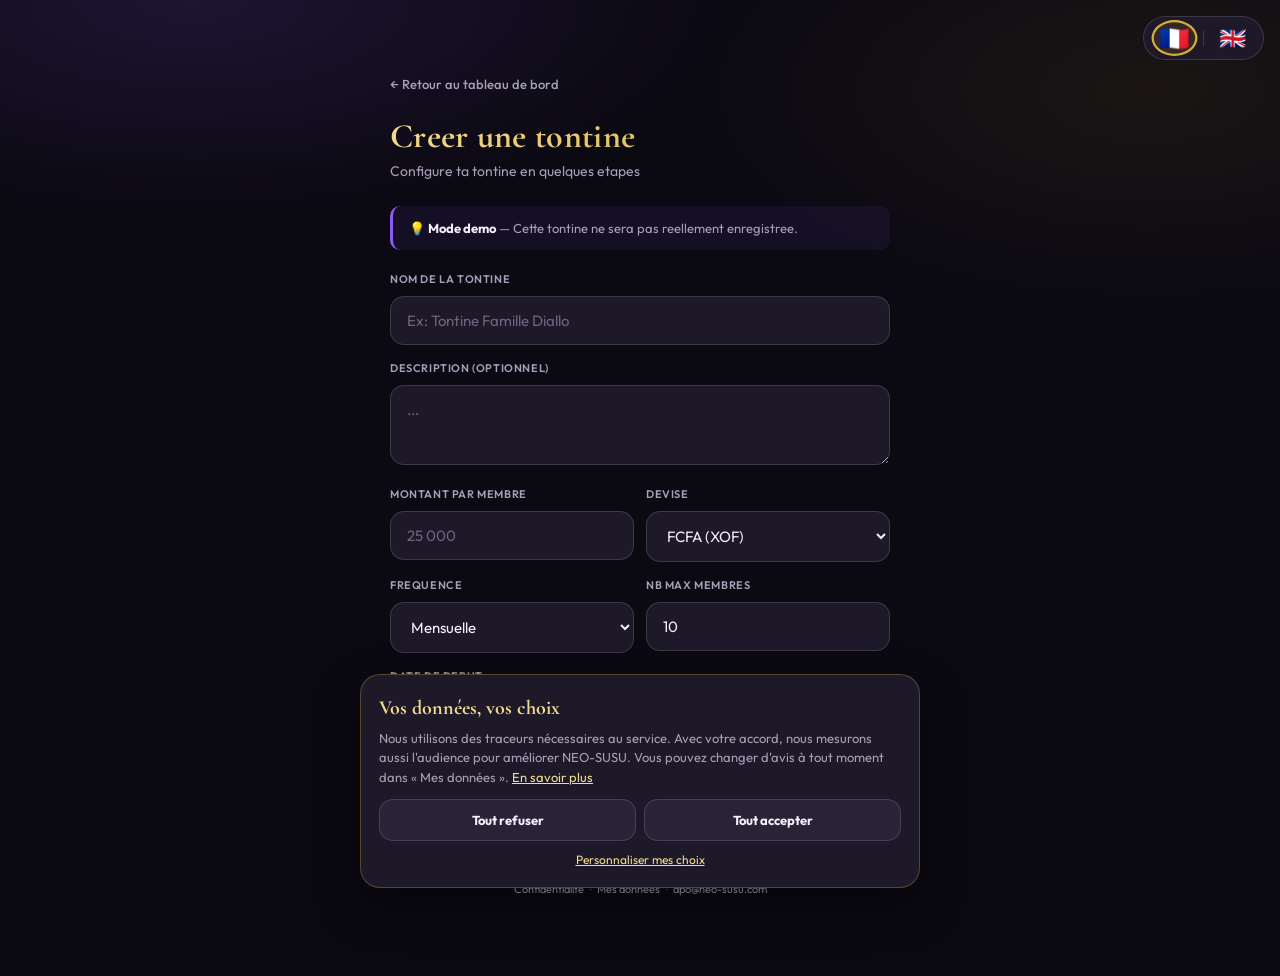
<file: create-tontine.html>
<!DOCTYPE html>
<html lang="fr" id="html-root">
<head>
<meta charset="UTF-8">
<meta name="viewport" content="width=device-width, initial-scale=1.0">
<meta name="theme-color" content="#1C1A17">
<link rel="manifest" href="./manifest.json">
<link rel="apple-touch-icon" href="./icons/icon-192.png">
<link rel="icon" type="image/png" sizes="192x192" href="./icons/icon-192.png">
<title>NEO-SUSU — Creer une tontine</title>
<link href="https://fonts.googleapis.com/css2?family=Cormorant+Garamond:ital,wght@0,600;0,700;1,600&family=Outfit:wght@300;400;500;600;700;800&display=swap" rel="stylesheet">
<link rel="stylesheet" href="./neo-susu.css">

<style>
.lang-bar{display:flex;align-items:center;gap:8px;background:var(--card);border:1px solid var(--stroke2);border-radius:40px;padding:5px 10px;position:fixed;top:16px;right:16px;z-index:200;}
.lang-flag{font-size:22px;cursor:pointer;border-radius:50%;padding:3px 5px;transition:all .25s;border:2px solid transparent;line-height:1;}
.lang-flag.active{border-color:var(--gold);background:rgba(212,148,10,.12);transform:scale(1.12);}
.lang-sep{width:1px;height:16px;background:var(--stroke2);}
</style>
</head>
<body>

<div class="lang-bar">
  <span class="lang-flag active" id="flag-fr" onclick="setLang('fr')" title="Francais">🇫🇷</span>
  <div class="lang-sep"></div>
  <span class="lang-flag" id="flag-en" onclick="setLang('en')" title="English">🇬🇧</span>
</div>
<div class="container">
  <a href="./dashboard.html" class="back-link" data-fr="← Retour au tableau de bord" data-en="← Back to dashboard">← Retour au tableau de bord</a>
  <h1 class="page-title" data-fr="Creer une tontine" data-en="Create a tontine">Creer une tontine</h1>
  <p class="page-subtitle" data-fr="Configure ta tontine en quelques etapes" data-en="Set up your tontine in a few steps">Configure ta tontine en quelques etapes</p>
  <div class="info-box">
    💡 <strong data-fr="Mode demo" data-en="Demo mode">Mode demo</strong> —
    <span data-fr="Cette tontine ne sera pas reellement enregistree." data-en="This tontine will not be actually saved.">Cette tontine ne sera pas reellement enregistree.</span>
  </div>
  <form id="tontineForm">
    <div class="form-group">
      <label data-fr="Nom de la tontine" data-en="Tontine name">Nom de la tontine</label>
      <input type="text" id="name" placeholder="Ex: Tontine Famille Diallo" required>
    </div>
    <div class="form-group">
      <label data-fr="Description (optionnel)" data-en="Description (optional)">Description (optionnel)</label>
      <textarea id="description" placeholder="..."></textarea>
    </div>
    <div class="row">
      <div class="form-group">
        <label data-fr="Montant par membre" data-en="Amount per member">Montant par membre</label>
        <input type="number" id="amount" placeholder="25 000" required>
      </div>
      <div class="form-group">
        <label data-fr="Devise" data-en="Currency">Devise</label>
        <select id="currency">
          <option value="XOF">FCFA (XOF)</option>
          <option value="XAF">FCFA (XAF)</option>
          <option value="NGN">Naira (NGN)</option>
          <option value="EUR">Euro (EUR)</option>
          <option value="GBP">Pound (GBP)</option>
        </select>
      </div>
    </div>
    <div class="row">
      <div class="form-group">
        <label data-fr="Frequence" data-en="Frequency">Frequence</label>
        <select id="frequency">
          <option value="weekly" data-fr="Hebdomadaire" data-en="Weekly">Hebdomadaire</option>
          <option value="biweekly" data-fr="Bimensuelle" data-en="Biweekly">Bimensuelle</option>
          <option value="monthly" selected data-fr="Mensuelle" data-en="Monthly">Mensuelle</option>
        </select>
      </div>
      <div class="form-group">
        <label data-fr="Nb max membres" data-en="Max members">Nb max membres</label>
        <input type="number" id="maxMembers" placeholder="10" min="2" max="50" value="10" required>
      </div>
    </div>
    <div class="form-group">
      <label data-fr="Date de debut" data-en="Start date">Date de debut</label>
      <input type="date" id="startDate" required>
    </div>
    <!-- APERCU COMMISSION -->
    <div id="commPreview" style="display:none;background:var(--card);border:1px solid var(--stroke);border-radius:16px;padding:16px;margin-bottom:16px;">
      <div style="font-size:11px;font-weight:700;color:var(--text2);text-transform:uppercase;letter-spacing:.8px;margin-bottom:10px;" data-fr="Apercu des frais par cotisation" data-en="Fee preview per contribution">Apercu des frais</div>
      <div style="display:flex;justify-content:space-between;padding:5px 0;border-bottom:1px solid rgba(255,255,255,.04);font-size:13px;">
        <span data-fr="Cotisation membre" data-en="Member contribution">Cotisation membre</span>
        <span id="prevAmt" style="font-family:var(--ff-s);font-size:15px;font-weight:700;color:var(--text);">0 FCFA</span>
      </div>
      <div style="display:flex;justify-content:space-between;padding:5px 0;border-bottom:1px solid rgba(255,255,255,.04);font-size:13px;">
        <span id="prevFeeLabel">Commission NEO-SUSU (Free 1,5%)</span>
        <span id="prevFee" style="font-family:var(--ff-s);font-size:15px;font-weight:700;color:#D4524A;">0 FCFA</span>
      </div>
      <div style="display:flex;justify-content:space-between;padding:6px 0;font-size:13px;font-weight:700;">
        <span data-fr="Montant net recu par beneficiaire" data-en="Net amount received by beneficiary">Montant net recu</span>
        <span id="prevNet" style="font-family:var(--ff-s);font-size:16px;font-weight:700;color:#2BAD7A;">0 FCFA</span>
      </div>
      <div style="background:rgba(212,148,10,.06);border:1px solid rgba(212,148,10,.15);border-radius:10px;padding:8px 12px;margin-top:8px;font-size:11px;color:var(--text2);line-height:1.6;">
        💡 <span data-fr="Passez Premium (4,99€/mois) pour reduire la commission a 0,5% et Business (14,99€) pour 0%." data-en="Go Premium (€4.99/mo) to reduce to 0.5% or Business (€14.99) for 0%.">Passez Premium (4,99€/mois) pour reduire a 0,5% — Business (14,99€) pour 0%.</span>
      </div>
    </div>

    <button type="submit" class="btn-submit" data-fr="Creer la tontine" data-en="Create tontine">Creer la tontine ✦</button>
  </form>
  <div class="success-msg" id="successMsg">
    <span data-fr="Tontine creee avec succes ! Redirection..." data-en="Tontine created successfully! Redirecting...">✅ Tontine creee avec succes ! Redirection...</span>
  </div>
</div>
<script>
document.getElementById("startDate").valueAsDate = new Date();

// ── COMMISSION PREVIEW ──
const PLAN_FEES_CT = {free:1.5, premium:0.5, business:0};
const userPlanCT = localStorage.getItem("ns_plan") || "free";
const feeRateCT = PLAN_FEES_CT[userPlanCT] || 1.5;

function updateCommPreview(){
  const amt = parseInt(document.getElementById("amount").value) || 0;
  const curr = document.getElementById("currency").value || "FCFA";
  const prev = document.getElementById("commPreview");
  if(amt <= 0){ prev.style.display="none"; return; }
  prev.style.display="block";
  const fee = Math.round(amt * feeRateCT / 100);
  const net = amt - fee;
  const lang = localStorage.getItem("ns_lang") || "fr";
  document.getElementById("prevAmt").textContent = amt.toLocaleString("fr-FR") + " " + curr;
  document.getElementById("prevFee").textContent = fee.toLocaleString("fr-FR") + " " + curr;
  document.getElementById("prevNet").textContent = net.toLocaleString("fr-FR") + " " + curr;
  const planLabel = userPlanCT==="premium" ? "Premium 0,5%" : userPlanCT==="business" ? "Business 0%" : "Free 1,5%";
  document.getElementById("prevFeeLabel").textContent = (lang==="en" ? "NEO-SUSU fee (" : "Commission NEO-SUSU (") + planLabel + ")";
  document.getElementById("prevFee").style.color = userPlanCT==="business" ? "#2BAD7A" : userPlanCT==="premium" ? "var(--gold)" : "#D4524A";
}
document.getElementById("amount")?.addEventListener("input", updateCommPreview);
document.getElementById("currency")?.addEventListener("change", updateCommPreview);

document.getElementById("tontineForm").addEventListener("submit", function(e) {
  e.preventDefault();
  document.getElementById("successMsg").classList.add("active");
  setTimeout(() => { window.location.href = "./dashboard.html"; }, 2000);
});
</script>

<script>
let currentLang = localStorage.getItem("ns_lang") || "fr";
function setLang(lang) {
  currentLang = lang;
  localStorage.setItem("ns_lang", lang);
  document.getElementById("html-root").lang = lang;
  document.querySelectorAll("[data-fr]").forEach(el => {
    const val = el.getAttribute("data-" + lang);
    if (val) el.textContent = val;
  });
  const fFr = document.getElementById("flag-fr");
  const fEn = document.getElementById("flag-en");
  if(fFr) fFr.classList.toggle("active", lang === "fr");
  if(fEn) fEn.classList.toggle("active", lang === "en");
}
setLang(currentLang);
</script>
<script src="./neo-rgpd.js"></script>
</body>
</html>
</file>
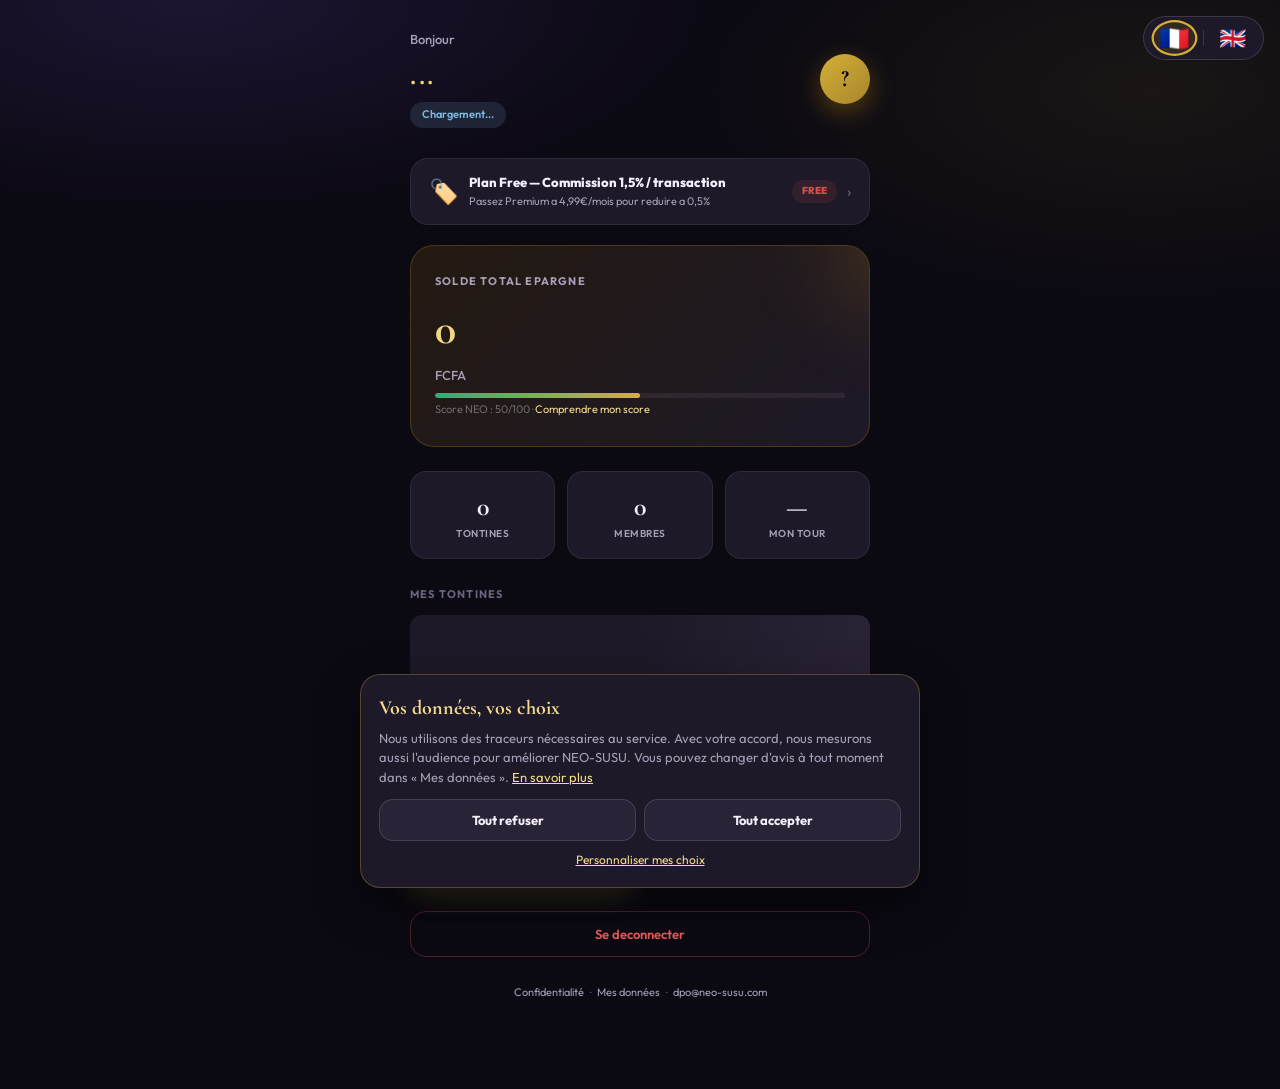
<file: dashboard.html>
<!DOCTYPE html>
<html lang="fr" id="html-root">
<head>
<meta charset="UTF-8">
<meta name="viewport" content="width=device-width, initial-scale=1.0, viewport-fit=cover">
<meta name="theme-color" content="#1C1A17">
<link rel="manifest" href="./manifest.json">
<link rel="apple-touch-icon" href="./icons/icon-192.png">
<link rel="icon" type="image/png" sizes="192x192" href="./icons/icon-192.png">
<title>NEO-SUSU — Mon espace</title>
<link href="https://fonts.googleapis.com/css2?family=Cormorant+Garamond:ital,wght@0,600;0,700;1,600&family=Outfit:wght@300;400;500;600;700;800&display=swap" rel="stylesheet">
<link rel="stylesheet" href="./neo-susu.css">
<!-- Supabase SDK (charge uniquement si configure) -->
<style>
body{padding:0 0 40px;}.container{padding:30px 20px;}
.header{display:flex;justify-content:space-between;align-items:center;margin-bottom:30px;}
.welcome-text{font-size:13px;color:var(--text2);margin-bottom:4px;font-weight:500;}
.user-name{font-family:var(--ff-s);font-size:30px;font-weight:700;background:linear-gradient(135deg,var(--gold-pale),var(--gold));-webkit-background-clip:text;-webkit-text-fill-color:transparent;letter-spacing:.5px;}
.avatar{width:50px;height:50px;border-radius:50%;background:linear-gradient(135deg,var(--gold),var(--gold2));display:flex;align-items:center;justify-content:center;color:var(--void);font-family:var(--ff-s);font-size:24px;font-weight:700;cursor:pointer;text-decoration:none;box-shadow:0 8px 24px rgba(212,148,10,.35);}
.kyc-badge{display:inline-block;padding:5px 12px;border-radius:20px;font-size:11px;font-weight:600;margin-top:6px;background:rgba(122,171,204,.15);color:var(--sky);}
.kyc-badge.verified{background:rgba(43,173,122,.15);color:#2BAD7A;}
.balance-card{background:linear-gradient(135deg,rgba(212,148,10,.12),var(--card));border:1px solid rgba(212,148,10,.25);border-radius:24px;padding:28px 24px;margin-bottom:24px;position:relative;overflow:hidden;}
.balance-card::before{content:"";position:absolute;top:-50%;right:-30%;width:200px;height:200px;background:radial-gradient(circle,rgba(212,148,10,.3),transparent 70%);filter:blur(40px);}
.balance-label{font-size:11px;color:var(--text2);margin-bottom:8px;text-transform:uppercase;letter-spacing:1.2px;font-weight:700;position:relative;z-index:1;}
.balance-amount{font-family:var(--ff-s);font-size:44px;font-weight:700;background:linear-gradient(135deg,var(--gold-pale),var(--gold));-webkit-background-clip:text;-webkit-text-fill-color:transparent;margin-bottom:4px;position:relative;z-index:1;letter-spacing:.5px;}
.balance-currency{font-size:13px;color:var(--text2);font-weight:500;position:relative;z-index:1;}
.stats-grid{display:grid;grid-template-columns:repeat(3,1fr);gap:12px;margin-bottom:24px;}
.stat-card{background:var(--card);border:1px solid var(--stroke);border-radius:16px;padding:16px 12px;text-align:center;}
.stat-value{font-family:var(--ff-s);font-size:26px;font-weight:700;color:var(--text);margin-bottom:2px;}
.stat-label{font-size:10px;color:var(--text2);text-transform:uppercase;letter-spacing:.5px;font-weight:600;}
.tontine-card{background:var(--card);border:1px solid var(--stroke);border-radius:16px;padding:18px;margin-bottom:12px;cursor:pointer;transition:all .3s;text-decoration:none;display:block;color:inherit;}
.tontine-card:hover{transform:translateY(-2px);border-color:rgba(212,148,10,.3);background:var(--raised);}
.tontine-header{display:flex;justify-content:space-between;align-items:start;margin-bottom:10px;}
.tontine-name{font-size:16px;font-weight:700;color:var(--text);}
.tontine-status{font-size:10px;padding:3px 8px;border-radius:10px;text-transform:uppercase;letter-spacing:.5px;font-weight:700;}
.status-active{background:rgba(43,173,122,.15);color:#2BAD7A;}
.status-waiting{background:rgba(212,148,10,.15);color:var(--gold);}
.tontine-info{display:flex;justify-content:space-between;font-size:12px;color:var(--text2);margin-bottom:10px;}
.tontine-info strong{font-family:var(--ff-s);color:var(--gold);font-weight:700;font-size:14px;}
.tontine-progress{height:6px;background:var(--raised);border-radius:10px;overflow:hidden;}
.tontine-progress-fill{height:100%;background:linear-gradient(90deg,var(--gold),#2BAD7A);border-radius:10px;}
.actions{display:grid;grid-template-columns:1fr 1fr;gap:12px;margin-top:24px;}
/* Skeleton loading */
.skel{background:linear-gradient(90deg,var(--card) 25%,var(--raised) 50%,var(--card) 75%);background-size:200% 100%;animation:skelAnim 1.5s infinite;border-radius:12px;}
@keyframes skelAnim{0%{background-position:200% 0;}100%{background-position:-200% 0;}}
/* Lang bar */
.lang-bar{display:flex;align-items:center;gap:8px;background:var(--card);border:1px solid var(--stroke2);border-radius:40px;padding:5px 10px;position:fixed;top:16px;right:16px;z-index:200;}
.lang-flag{font-size:22px;cursor:pointer;border-radius:50%;padding:3px 5px;transition:all .25s;border:2px solid transparent;line-height:1;}
.lang-flag.active{border-color:var(--gold);background:rgba(212,148,10,.12);transform:scale(1.12);}
.lang-sep{width:1px;height:16px;background:var(--stroke2);}
.score-bar{height:5px;background:var(--stroke);border-radius:3px;overflow:hidden;margin:8px 0 4px;}
.score-fill{height:100%;background:linear-gradient(90deg,#2BAD7A,var(--gold));border-radius:3px;transition:width 1s ease;}
/* ── COMMISSION PLAN BANNER ── */
.plan-banner{display:flex;align-items:center;justify-content:space-between;gap:10px;background:var(--card);border:1px solid var(--stroke);border-radius:18px;padding:14px 18px;margin-bottom:20px;cursor:pointer;transition:all .3s;}
.plan-banner:hover{border-color:rgba(212,148,10,.3);background:var(--raised);}
.plan-ico{font-size:24px;flex-shrink:0;}
.plan-name{font-size:13px;font-weight:800;color:var(--text);margin-bottom:2px;}
.plan-fee{font-size:11px;color:var(--text2);}
.plan-badge{font-size:10px;font-weight:800;padding:4px 10px;border-radius:20px;white-space:nowrap;flex-shrink:0;}
.badge-free{background:rgba(212,82,74,.12);color:#D4524A;}
.badge-premium{background:rgba(212,148,10,.12);color:var(--gold);}
.badge-business{background:rgba(43,173,122,.12);color:#2BAD7A;}
/* ── COMMISSION MODAL ── */
.modal-bg{position:fixed;inset:0;background:rgba(0,0,0,.7);backdrop-filter:blur(6px);z-index:800;display:none;align-items:flex-end;justify-content:center;}
.modal-bg.open{display:flex;}
.modal-sheet{background:var(--surf);border-radius:28px 28px 0 0;padding:0 20px 40px;width:100%;max-width:500px;max-height:88vh;overflow-y:auto;}
.modal-handle{width:36px;height:4px;background:var(--stroke2);border-radius:2px;margin:14px auto 22px;}
.modal-title{font-family:var(--ff-s);font-size:24px;font-weight:700;margin-bottom:6px;}
.modal-sub{font-size:13px;color:var(--text2);margin-bottom:22px;line-height:1.6;}
.plan-row{display:flex;align-items:stretch;gap:10px;margin-bottom:10px;}
.plan-card{flex:1;background:var(--card);border:2px solid var(--stroke);border-radius:20px;padding:18px 14px;text-align:center;cursor:pointer;transition:all .3s;position:relative;}
.plan-card:active{transform:scale(.97);}
.plan-card.current{border-color:var(--gold);background:rgba(212,148,10,.06);}
.plan-card.best{border-color:#2BAD7A;background:rgba(43,173,122,.05);}
.plan-card .best-tag{position:absolute;top:-10px;left:50%;transform:translateX(-50%);background:#2BAD7A;color:var(--void);font-size:9px;font-weight:800;padding:2px 10px;border-radius:20px;white-space:nowrap;}
.pc-name{font-size:10px;font-weight:800;color:var(--text2);text-transform:uppercase;letter-spacing:.8px;margin-bottom:8px;}
.pc-price{font-family:var(--ff-s);font-size:26px;font-weight:700;color:var(--text);line-height:1;margin-bottom:2px;}
.pc-per{font-size:10px;color:var(--text2);margin-bottom:10px;}
.pc-comm{font-size:13px;font-weight:800;margin-bottom:6px;}
.pc-feat{font-size:10px;color:var(--text2);line-height:1.6;}
.pc-cta{display:block;margin-top:12px;padding:9px;border-radius:14px;font-family:var(--ff-b);font-size:12px;font-weight:700;border:none;cursor:pointer;width:100%;}
.pc-cta-g{background:linear-gradient(135deg,var(--gold),var(--gold2));color:var(--void);}
.pc-cta-e{background:linear-gradient(135deg,#2BAD7A,#1F8A60);color:var(--void);}
.pc-cta-ghost{background:var(--raised);color:var(--text2);}
/* ── TRANSACTION FEE PREVIEW ── */
.fee-preview{background:rgba(212,148,10,.06);border:1px solid rgba(212,148,10,.18);border-radius:16px;padding:16px;margin-top:18px;}
.fee-title{font-size:12px;font-weight:700;color:var(--gold);margin-bottom:10px;text-transform:uppercase;letter-spacing:.8px;}
.fee-row{display:flex;justify-content:space-between;align-items:center;padding:6px 0;border-bottom:1px solid rgba(255,255,255,.04);font-size:13px;}
.fee-row:last-child{border-bottom:none;font-weight:700;}
.fee-val{font-family:var(--ff-s);font-size:15px;font-weight:700;}
</style>
</head>
<body>
<div class="lang-bar">
  <span class="lang-flag active" id="flag-fr" onclick="setLang('fr')">🇫🇷</span>
  <div class="lang-sep"></div>
  <span class="lang-flag" id="flag-en" onclick="setLang('en')">🇬🇧</span>
</div>
<div class="demo-banner" id="demoBanner">
  <span data-fr="MODE DEMO — Les donnees sont fictives" data-en="DEMO MODE — Data is fictitious">MODE DEMO</span>
  <a href="./signup.html" class="cta-signup" data-fr="Creer mon vrai compte" data-en="Create my real account">Creer mon vrai compte →</a>
</div>
<!-- COMMISSION MODAL -->
<div class="modal-bg" id="planModal" onclick="if(event.target===this)closePlanModal()">
  <div class="modal-sheet">
    <div class="modal-handle"></div>
    <div class="modal-title" data-fr="Mes abonnements & commissions" data-en="Plans & commissions">Mes abonnements & commissions</div>
    <div class="modal-sub" data-fr="Plus ton plan est eleve, moins tu paies de commission sur chaque transaction." data-en="The higher your plan, the less commission you pay per transaction.">Plus ton plan est eleve, moins tu paies de commission sur chaque transaction.</div>

    <div class="plan-row">
      <!-- FREE -->
      <div class="plan-card current" id="pc-free">
        <div class="pc-name">Free</div>
        <div class="pc-price">0€</div>
        <div class="pc-per" data-fr="par mois" data-en="per month">par mois</div>
        <div class="pc-comm" style="color:#D4524A;">1,5% <span data-fr="par transaction" data-en="per transaction">par tx</span></div>
        <div class="pc-feat">
          1 tontine<br>6 membres max<br>Carte & SEPA
        </div>
        <button class="pc-cta pc-cta-ghost" data-fr="Plan actuel" data-en="Current plan">Plan actuel</button>
      </div>
      <!-- PREMIUM -->
      <div class="plan-card best" id="pc-premium">
        <div class="best-tag" data-fr="LE PLUS POPULAIRE" data-en="MOST POPULAR">LE PLUS POPULAIRE</div>
        <div class="pc-name">Premium</div>
        <div class="pc-price">4,99€</div>
        <div class="pc-per" data-fr="par mois" data-en="per month">par mois</div>
        <div class="pc-comm" style="color:var(--gold);">0,5% <span data-fr="par transaction" data-en="per transaction">par tx</span></div>
        <div class="pc-feat">
          Tontines <strong>illimitees</strong><br>20 membres<br>IA Vocale 5 langues
        </div>
        <button class="pc-cta pc-cta-g" onclick="showToast('Upgrade Premium bientot disponible !','ok')" data-fr="Passer Premium" data-en="Go Premium">Passer Premium</button>
      </div>
      <!-- BUSINESS -->
      <div class="plan-card" id="pc-business">
        <div class="pc-name">Business</div>
        <div class="pc-price">14,99€</div>
        <div class="pc-per" data-fr="par mois" data-en="per month">par mois</div>
        <div class="pc-comm" style="color:#2BAD7A;">0% <span data-fr="inclus" data-en="included">inclus</span></div>
        <div class="pc-feat">
          50 membres<br>API complète<br>Support 24/7
        </div>
        <button class="pc-cta pc-cta-e" onclick="showToast('Contactez-nous : contact@neo-susu.com','ok')" data-fr="Contacter" data-en="Contact us">Contacter</button>
      </div>
    </div>

    <!-- Simulateur de commission -->
    <div class="fee-preview">
      <div class="fee-title" data-fr="Simulateur — Tontine de 25 000 FCFA" data-en="Simulator — 25,000 FCFA tontine">Simulateur — Tontine de 25 000 FCFA</div>
      <div class="fee-row">
        <span data-fr="Cotisation" data-en="Contribution">Cotisation</span>
        <span class="fee-val">25 000 FCFA</span>
      </div>
      <div class="fee-row">
        <span data-fr="Commission Free (1,5%)" data-en="Free commission (1.5%)">Commission Free (1,5%)</span>
        <span class="fee-val" style="color:#D4524A;">375 FCFA</span>
      </div>
      <div class="fee-row">
        <span data-fr="Commission Premium (0,5%)" data-en="Premium commission (0.5%)">Commission Premium (0,5%)</span>
        <span class="fee-val" style="color:var(--gold);">125 FCFA</span>
      </div>
      <div class="fee-row">
        <span data-fr="Commission Business (0%)" data-en="Business commission (0%)">Commission Business (0%)</span>
        <span class="fee-val" style="color:#2BAD7A;">0 FCFA ✓</span>
      </div>
      <div class="fee-row" style="margin-top:6px;">
        <span style="color:var(--gold);font-size:12px;" data-fr="Economie Premium vs Free/an" data-en="Premium savings vs Free/year">Economie Premium vs Free / an</span>
        <span class="fee-val" style="color:var(--gold);">~30 000 FCFA</span>
      </div>
    </div>

    <button onclick="closePlanModal()" style="width:100%;margin-top:16px;padding:14px;background:var(--raised);border:1px solid var(--stroke2);color:var(--text);border-radius:18px;font-family:var(--ff-b);font-size:14px;font-weight:700;cursor:pointer;" data-fr="Fermer" data-en="Close">Fermer</button>
  </div>
</div>

<div class="container">
  <div class="header">
    <div class="welcome">
      <div class="welcome-text" data-fr="Bonjour" data-en="Hello">Bonjour 👋</div>
      <div class="user-name" id="userName">...</div>
      <span class="kyc-badge" id="kycBadge">Chargement...</span>
    </div>
    <a href="./profile.html" class="avatar" id="avatarEl">?</a>
  </div>
  <!-- PLAN BANNER -->
  <div class="plan-banner" onclick="openPlanModal()">
    <span class="plan-ico">🏷️</span>
    <div style="flex:1;">
      <div class="plan-name" id="planName" data-fr="Plan Free — Commission 1,5% / transaction" data-en="Free Plan — 1.5% commission / transaction">Plan Free — Commission 1,5% / transaction</div>
      <div class="plan-fee" id="planFee" data-fr="Passez Premium a 4,99€/mois pour reduire a 0,5%" data-en="Go Premium at €4.99/mo to reduce to 0.5%">Passez Premium a 4,99€/mois pour reduire a 0,5%</div>
    </div>
    <span class="plan-badge badge-free" id="planBadge">FREE</span>
    <span style="color:var(--text3);font-size:16px;">›</span>
  </div>

  <div class="balance-card">
    <div class="balance-label" data-fr="Solde total epargne" data-en="Total savings">Solde total epargne</div>
    <div class="balance-amount" id="walletAmt">0</div>
    <div class="balance-currency">FCFA</div>
    <div class="score-bar"><div class="score-fill" id="scoreBar" style="width:50%"></div></div>
    <div style="font-size:11px;color:rgba(255,255,255,.35);"><span data-fr="Score NEO" data-en="NEO Score">Score NEO</span> : <span id="scoreVal">50</span>/100 · <a href="./mes-donnees.html" style="color:var(--gold-pale);text-decoration:none;" data-fr="Comprendre mon score" data-en="Understand my score">Comprendre mon score</a></div>
  </div>
  <div class="stats-grid">
    <div class="stat-card"><div class="stat-value" id="tontineCount">0</div><div class="stat-label" data-fr="Tontines" data-en="Tontines">Tontines</div></div>
    <div class="stat-card"><div class="stat-value" id="memberCount">0</div><div class="stat-label" data-fr="Membres" data-en="Members">Membres</div></div>
    <div class="stat-card"><div class="stat-value" id="nextTurn">—</div><div class="stat-label" data-fr="Mon tour" data-en="My turn">Mon tour</div></div>
  </div>
  <div class="section-title"><span data-fr="Mes tontines" data-en="My tontines">Mes tontines</span></div>
  <div id="tontinesList">
    <!-- Skeleton -->
    <div class="skel" style="height:90px;margin-bottom:12px;"></div>
    <div class="skel" style="height:90px;margin-bottom:12px;"></div>
  </div>
  <div class="actions">
    <a href="./create-tontine.html" class="btn btn-primary" data-fr="+ Creer une tontine" data-en="+ Create a tontine">+ Creer une tontine</a>
    <a href="./join-tontine.html" class="btn btn-secondary" data-fr="Rejoindre" data-en="Join">Rejoindre</a>
  </div>
  <button class="logout-btn" onclick="handleLogout()" data-fr="Se deconnecter" data-en="Sign out">Se deconnecter</button>
</div>
<script>
// ── STUB SUPABASE (evite les erreurs si pas configure) ──
const SUPABASE_URL = (typeof window._SB_URL !== "undefined") ? window._SB_URL : "https://TON-PROJECT-ID.supabase.co";
const SUPABASE_ANON_KEY = "TON-ANON-PUBLIC-KEY";
const APP_URL = "https://lolaronke.github.io/neo-susu";
// Fonctions stub - remplacees par supabase.js quand configure
async function getCurrentUser(){return null;}
async function requireAuth(){return null;}
async function getUserProfile(){return null;}
async function getMyTontines(){return [];}
async function signOut(){sessionStorage.clear();window.location.href="./index.html";}
</script>
<script>
let currentLang=localStorage.getItem("ns_lang")||"fr";
function setLang(lang){currentLang=lang;localStorage.setItem("ns_lang",lang);document.getElementById("html-root").lang=lang;document.querySelectorAll("[data-fr]").forEach(el=>{const v=el.getAttribute("data-"+lang);if(v)el.textContent=v;});document.getElementById("flag-fr").classList.toggle("active",lang==="fr");document.getElementById("flag-en").classList.toggle("active",lang==="en");updatePlanUI();}
setLang(currentLang);

async function loadDashboard(){
  // ── DEMO MODE : verifie EN PREMIER avant tout appel Supabase ──
  const urlParams = new URLSearchParams(window.location.search);
  const demoSession = sessionStorage.getItem("neo_susu_demo_user");
  const isDemo = urlParams.get("mode") === "demo" || !!demoSession;

  if (isDemo) {
    document.getElementById("demoBanner").classList.add("active");
    loadDemoData();
    return; // stop ici, aucun appel Supabase
  }

  // ── SUPABASE PAS ENCORE CONFIGURE → demo automatique ──
  const supabaseReady = (
    typeof SUPABASE_URL !== "undefined" &&
    SUPABASE_URL !== "https://TON-PROJECT-ID.supabase.co" &&
    SUPABASE_URL.includes("supabase.co")
  );

  if (!supabaseReady) {
    loadDemoData();
    return;
  }

  // ── DONNEES REELLES SUPABASE ──
  try{
    const user=await requireAuth();
    if(!user)return;
    const profile=await getUserProfile(user.id);

    // Update UI with real data
    document.getElementById("userName").textContent=profile.first_name+" "+profile.last_name;
    document.getElementById("avatarEl").textContent=profile.first_name[0].toUpperCase();
    document.getElementById("walletAmt").textContent=profile.wallet.toLocaleString("fr-FR");

    const score=profile.score||50;
    document.getElementById("scoreVal").textContent=score;
    document.getElementById("scoreBar").style.width=score+"%";

    const kycEl=document.getElementById("kycBadge");
    if(profile.kyc_status==="verified"){kycEl.textContent="✓ KYC Verifie";kycEl.classList.add("verified");}
    else{kycEl.textContent="⏳ KYC en attente";}

    // Load tontines
    const tontineData=await getMyTontines();
    document.getElementById("tontineCount").textContent=tontineData.length;
    let totalMembers=0;
    tontineData.forEach(m=>{totalMembers+=(m.tontines?.tontine_members?.[0]?.count||0);});
    document.getElementById("memberCount").textContent=totalMembers;

    // Render tontines
    renderTontines(tontineData,false);
  }catch(err){
    console.warn("Supabase not configured, using demo:",err.message);
    loadDemoData();
  }
}

function loadDemoData(){
  document.getElementById("userName").textContent="Aicha Diallo";
  document.getElementById("avatarEl").textContent="A";
  document.getElementById("walletAmt").textContent="245 000";
  document.getElementById("scoreVal").textContent="76";
  document.getElementById("scoreBar").style.width="76%";
  document.getElementById("tontineCount").textContent="3";
  document.getElementById("memberCount").textContent="24";
  document.getElementById("nextTurn").textContent="T4";
  const kycEl=document.getElementById("kycBadge");
  kycEl.textContent="👁️ Mode demo";
  const demoTontines=[
    {name:"Tontine Famille Diallo",amount:25000,currency:"FCFA",members:8,max:10,progress:80,freq:"Mensuelle",status:"active",id:"1"},
    {name:"Collegues du bureau",amount:50000,currency:"FCFA",members:6,max:6,progress:100,freq:"Hebdomadaire",status:"active",id:"2"},
    {name:"Projet scolarite",amount:10000,currency:"FCFA",members:4,max:8,progress:50,freq:"Bimensuelle",status:"waiting",id:"3"}
  ];
  renderDemoTontines(demoTontines);
  updatePlanUI();
}

function renderTontines(data,real){
  const list=document.getElementById("tontinesList");
  if(!data||!data.length){list.innerHTML='<div style="text-align:center;padding:24px;color:var(--text3);">'+(currentLang==="en"?"No tontines yet":"Aucune tontine pour l'instant")+'</div>';return;}
  list.innerHTML=data.map(m=>{
    const t=m.tontines||{};
    const count=t.tontine_members?.[0]?.count||0;
    const pct=Math.round((count/(t.max_members||10))*100);
    return `<a href="./tontine-detail.html?id=${t.id}" class="tontine-card">
      <div class="tontine-header"><div class="tontine-name">🌟 ${t.name}</div><span class="tontine-status status-active" data-fr="Active" data-en="Active">Active</span></div>
      <div class="tontine-info"><span>${t.amount?.toLocaleString("fr-FR")} ${t.currency}</span><span>${count}/${t.max_members} <span data-fr="membres" data-en="members">membres</span></span></div>
      <div class="tontine-progress"><div class="tontine-progress-fill" style="width:${pct}%"></div></div>
    </a>`;
  }).join("");
}

function renderDemoTontines(data){
  const list=document.getElementById("tontinesList");
  list.innerHTML=data.map(t=>`<a href="./tontine-detail.html?id=${t.id}" class="tontine-card">
    <div class="tontine-header"><div class="tontine-name">🌟 ${t.name}</div><span class="tontine-status status-${t.status}" data-fr="${t.status==="active"?"Active":"En attente"}" data-en="${t.status==="active"?"Active":"Pending"}">${t.status==="active"?"Active":"En attente"}</span></div>
    <div class="tontine-info"><span><span data-fr="Cotisation" data-en="Contribution">Cotisation</span> : <strong>${t.amount.toLocaleString("fr-FR")} ${t.currency}</strong></span><span>${t.members}/${t.max} <span data-fr="membres" data-en="members">membres</span></span></div>
    <div class="tontine-info"><span data-fr="${t.freq}" data-en="${t.freq}">${t.freq}</span><span><strong>${t.progress}%</strong></span></div>
    <div class="tontine-progress"><div class="tontine-progress-fill" style="width:${t.progress}%"></div></div>
  </a>`).join("");
}

// ── PLAN MODAL ──
function openPlanModal(){document.getElementById("planModal").classList.add("open");}
function closePlanModal(){document.getElementById("planModal").classList.remove("open");}

// ── USER PLAN (stocké en localStorage pour la démo) ──
const USER_PLAN = localStorage.getItem("ns_plan") || "free";
const PLANS = {
  free:     { name:"Free",     fee:1.5, badge:"FREE",     color:"badge-free",     label_fr:"Plan Free — Commission 1,5% / transaction",    label_en:"Free Plan — 1.5% commission / transaction",    sub_fr:"Passez Premium a 4,99€/mois pour reduire a 0,5%", sub_en:"Go Premium at €4.99/mo to reduce to 0.5%" },
  premium:  { name:"Premium",  fee:0.5, badge:"PREMIUM",  color:"badge-premium",  label_fr:"Plan Premium — Commission 0,5% / transaction",  label_en:"Premium Plan — 0.5% commission / transaction", sub_fr:"Vous economisez 1% vs Free sur chaque cotisation", sub_en:"You save 1% vs Free on every contribution" },
  business: { name:"Business", fee:0,   badge:"BUSINESS", color:"badge-business", label_fr:"Plan Business — 0% de commission",              label_en:"Business Plan — 0% commission",                sub_fr:"Aucune commission sur vos transactions",          sub_en:"No commission on your transactions" }
};

function updatePlanUI(){
  const p = PLANS[USER_PLAN];
  const lang = localStorage.getItem("ns_lang") || "fr";
  const nameEl = document.getElementById("planName");
  const feeEl  = document.getElementById("planFee");
  const badge  = document.getElementById("planBadge");
  if(nameEl) nameEl.textContent = lang === "en" ? p.label_en : p.label_fr;
  if(feeEl)  feeEl.textContent  = lang === "en" ? p.sub_en   : p.sub_fr;
  if(badge){ badge.textContent = p.badge; badge.className = "plan-badge " + p.color; }
  // Highlight current plan card
  ["free","premium","business"].forEach(pl => {
    const el = document.getElementById("pc-"+pl);
    if(el){ el.classList.toggle("current", pl === USER_PLAN); }
  });
}

// ── CALCUL COMMISSION ──
function calcCommission(amount){
  const p = PLANS[USER_PLAN];
  return Math.round(amount * p.fee / 100);
}

async function handleLogout(){
  const msg=currentLang==="en"?"Are you sure you want to sign out?":"Voulez-vous vraiment vous deconnecter ?";
  if(!confirm(msg))return;
  try{await signOut();}catch(e){sessionStorage.removeItem("neo_susu_demo_user");window.location.href="./index.html";}
}

loadDashboard();
</script>
<script src="./neo-rgpd.js"></script>
</body>
</html>
</file>
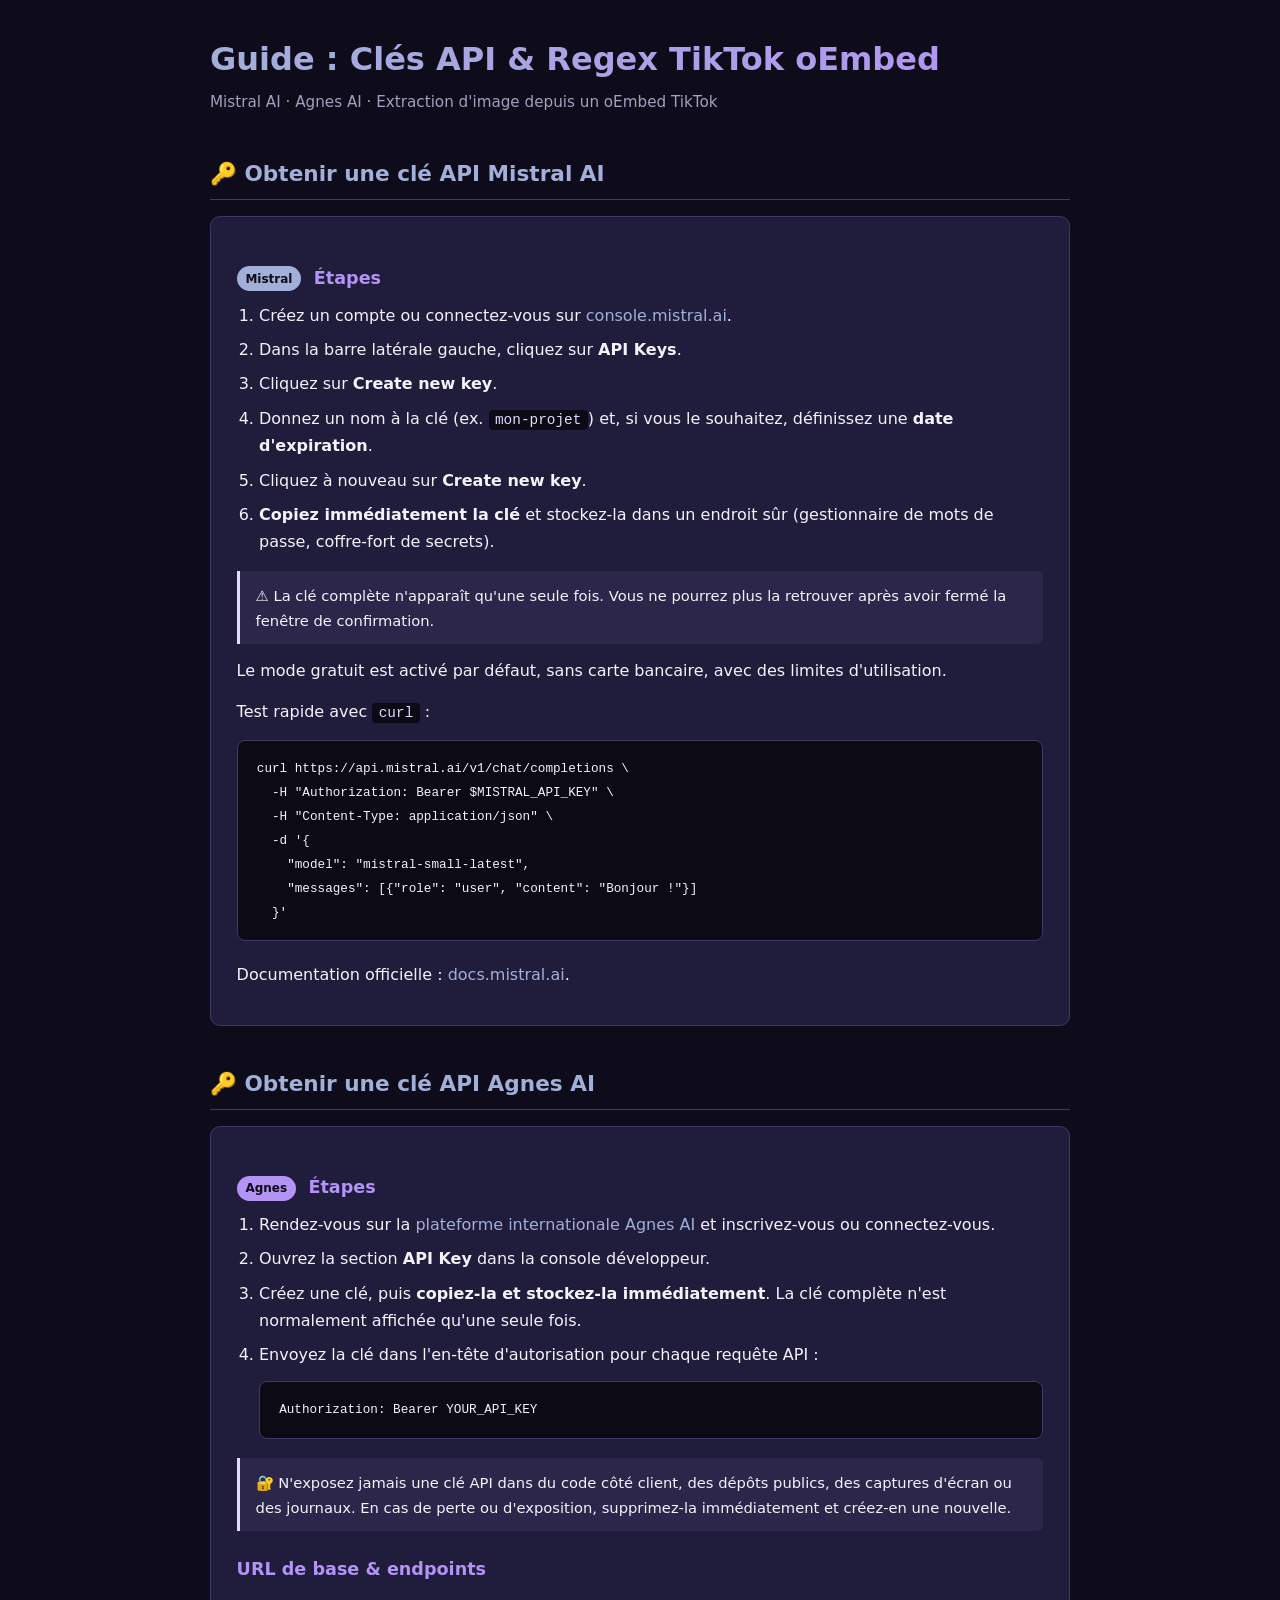
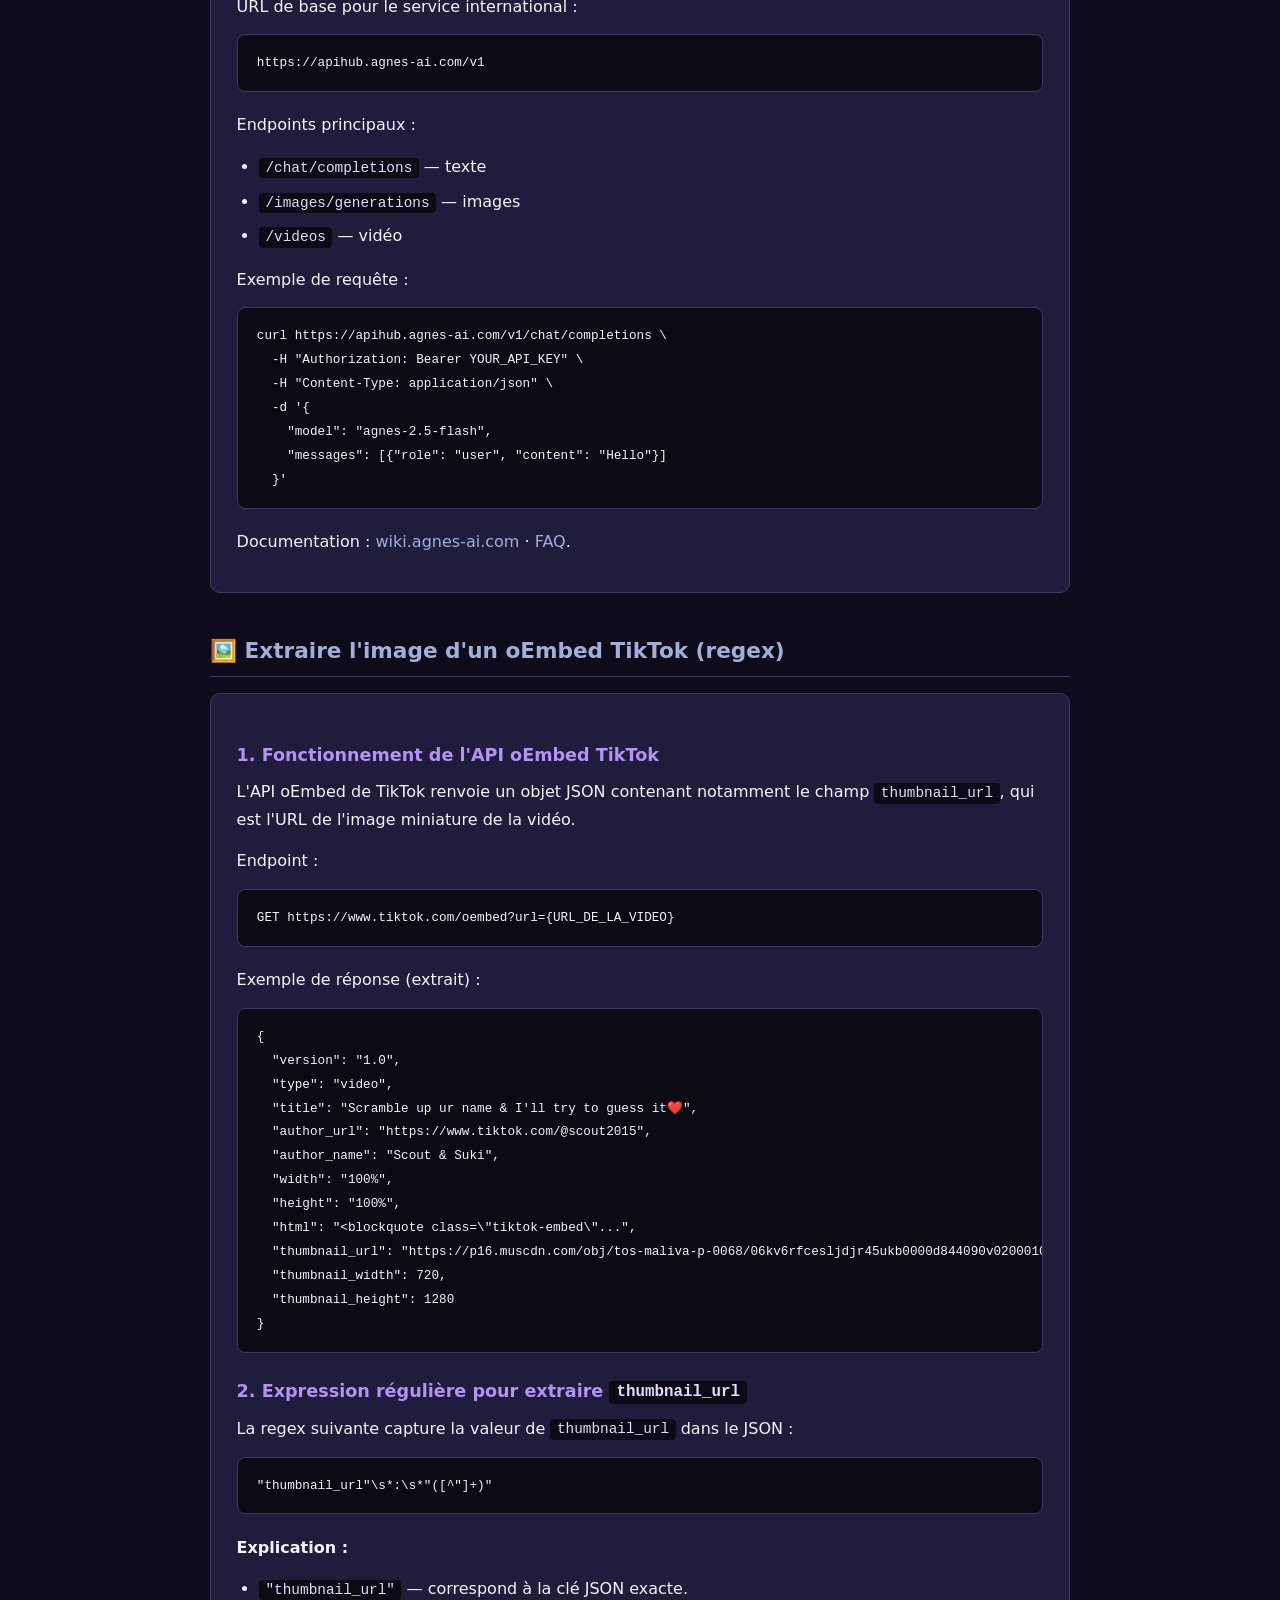
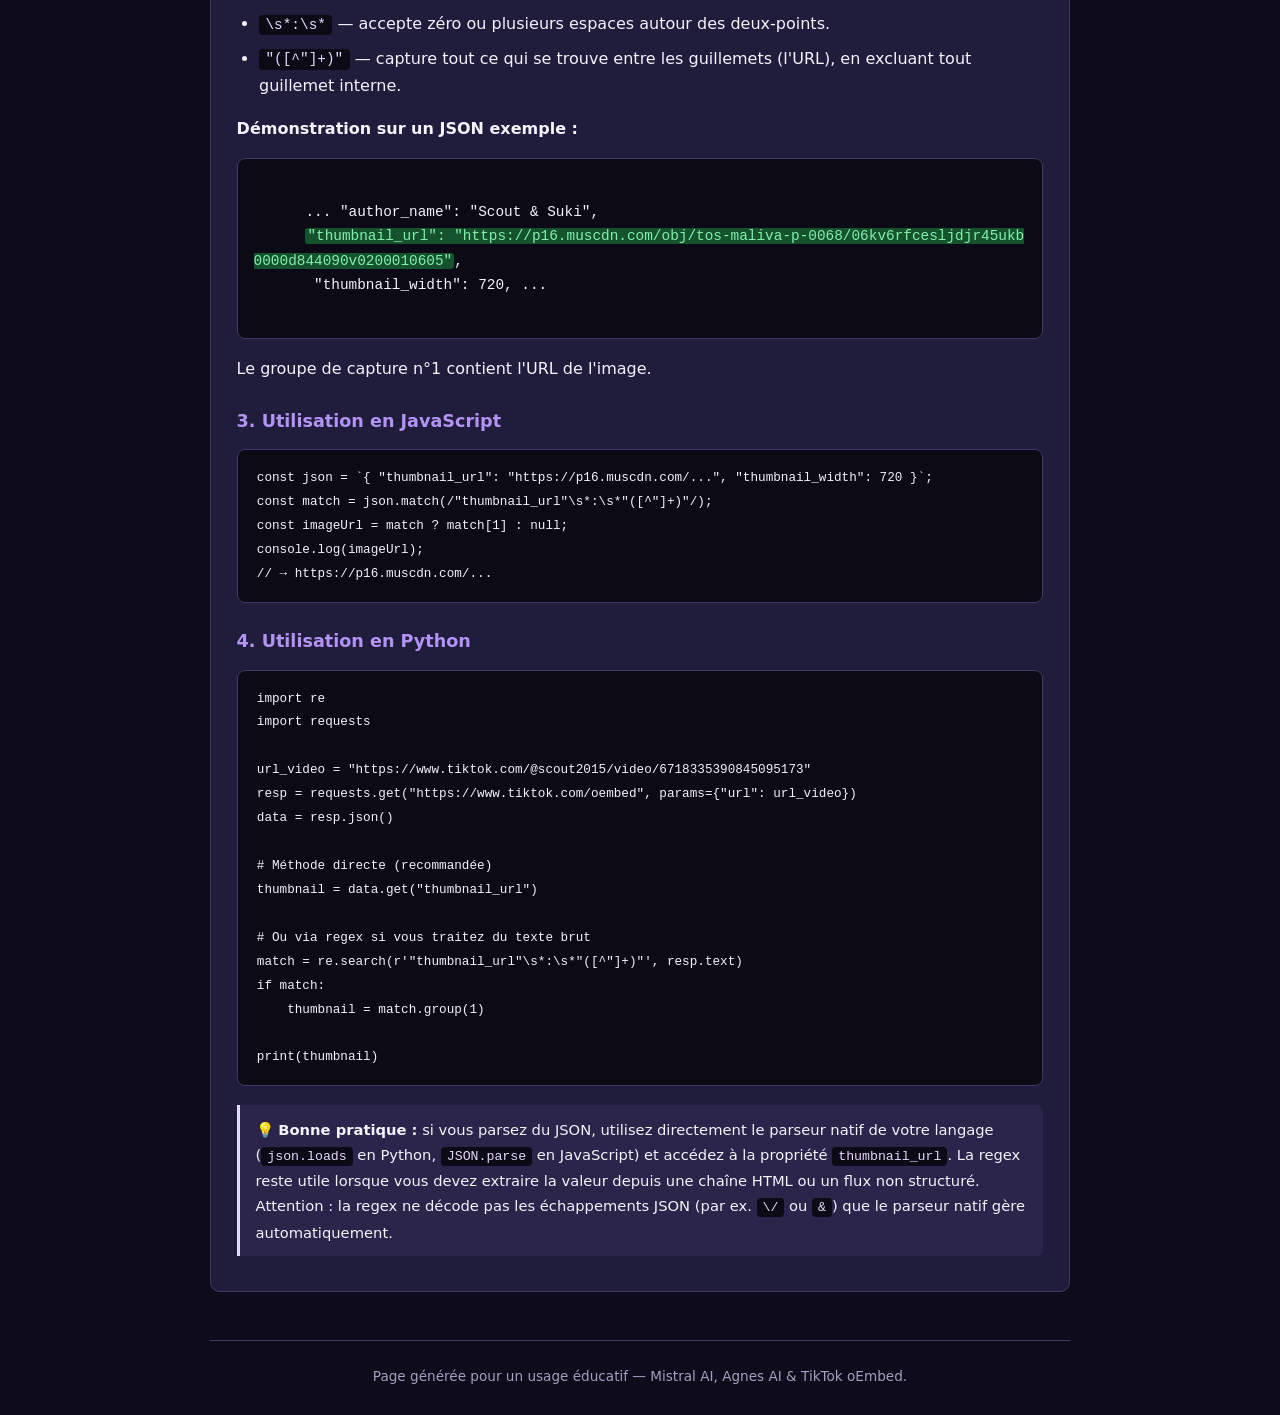
<file: guide-api.html>
<!DOCTYPE html>
<html lang="fr">
<head>
  <meta charset="UTF-8">
  <meta name="viewport" content="width=device-width, initial-scale=1.0">
  <title>Guide : Clés API & Regex TikTok oEmbed</title>
  <style>
    :root {
      --bg: #0E0C1A;
      --surface: #201C3C;
      --text: #F4F2FB;
      --muted: #A39FBE;
      --accent: #A2AFD8;
      --accent-2: #B393F4;
      --border: #403965;
      --code-bg: #0B0A15;
    }
    * { box-sizing: border-box; margin: 0; padding: 0; }
    body {
      font-family: system-ui, -apple-system, 'Segoe UI', Roboto, sans-serif;
      background: var(--bg);
      color: var(--text);
      line-height: 1.7;
      padding: 2rem 1rem;
    }
    .container { max-width: 860px; margin: 0 auto; }
    h1 {
      font-size: 2rem;
      margin-bottom: 0.25rem;
      background: linear-gradient(90deg, var(--accent), var(--accent-2));
      -webkit-background-clip: text;
      -webkit-text-fill-color: transparent;
      background-clip: text;
    }
    .subtitle { color: var(--muted); margin-bottom: 2.5rem; font-size: 0.95rem; }
    h2 {
      font-size: 1.35rem;
      margin: 2.5rem 0 1rem;
      padding-bottom: 0.4rem;
      border-bottom: 1px solid var(--border);
      color: var(--accent);
    }
    h3 { font-size: 1.1rem; margin: 1.5rem 0 0.5rem; color: var(--accent-2); }
    p { margin-bottom: 0.9rem; }
    ol, ul { margin: 0.5rem 0 1rem 1.4rem; }
    li { margin-bottom: 0.45rem; }
    a { color: var(--accent); text-decoration: none; }
    a:hover { text-decoration: underline; }
    code {
      background: var(--code-bg);
      padding: 0.15em 0.45em;
      border-radius: 4px;
      font-family: 'JetBrains Mono', 'Fira Code', monospace;
      font-size: 0.9em;
      color: #E5DAFE;
    }
    pre {
      background: var(--code-bg);
      border: 1px solid var(--border);
      border-radius: 8px;
      padding: 1rem 1.2rem;
      overflow-x: auto;
      margin: 0.8rem 0 1.2rem;
      font-size: 0.88rem;
    }
    pre code { background: none; padding: 0; color: var(--text); }
    .card {
      background: var(--surface);
      border: 1px solid var(--border);
      border-radius: 10px;
      padding: 1.4rem 1.6rem;
      margin-bottom: 1.5rem;
    }
    .badge {
      display: inline-block;
      background: var(--accent);
      color: #0E0C1A;
      font-weight: 700;
      font-size: 0.75rem;
      padding: 0.15rem 0.55rem;
      border-radius: 999px;
      margin-right: 0.4rem;
      vertical-align: middle;
    }
    .badge.agnes { background: var(--accent-2); }
    .note {
      border-left: 3px solid #E5DAFE;
      background: rgba(179,147,244, 0.08);
      padding: 0.7rem 1rem;
      border-radius: 0 6px 6px 0;
      margin: 0.8rem 0;
      font-size: 0.92rem;
    }
    .regex-demo {
      background: var(--code-bg);
      border: 1px solid var(--border);
      border-radius: 8px;
      padding: 1rem;
      margin: 1rem 0;
      font-family: monospace;
      font-size: 0.9rem;
      white-space: pre-wrap;
      word-break: break-all;
    }
    .regex-demo .match { background: #14532d; color: #86efac; padding: 0 2px; border-radius: 3px; }
    footer {
      margin-top: 3rem;
      padding-top: 1.5rem;
      border-top: 1px solid var(--border);
      color: var(--muted);
      font-size: 0.85rem;
      text-align: center;
    }
  </style>
</head>
<body>
<div class="container">

  <h1>Guide : Clés API & Regex TikTok oEmbed</h1>
  <p class="subtitle">Mistral AI · Agnes AI · Extraction d'image depuis un oEmbed TikTok</p>

  <!-- ===================== MISTRAL ===================== -->
  <h2>🔑 Obtenir une clé API Mistral AI</h2>

  <div class="card">
    <h3><span class="badge">Mistral</span> Étapes</h3>
    <ol>
      <li>Créez un compte ou connectez-vous sur <a href="https://console.mistral.ai" target="_blank" rel="noopener">console.mistral.ai</a>.</li>
      <li>Dans la barre latérale gauche, cliquez sur <strong>API Keys</strong>.</li>
      <li>Cliquez sur <strong>Create new key</strong>.</li>
      <li>Donnez un nom à la clé (ex. <code>mon-projet</code>) et, si vous le souhaitez, définissez une <strong>date d'expiration</strong>.</li>
      <li>Cliquez à nouveau sur <strong>Create new key</strong>.</li>
      <li><strong>Copiez immédiatement la clé</strong> et stockez-la dans un endroit sûr (gestionnaire de mots de passe, coffre-fort de secrets).</li>
    </ol>
    <div class="note">
      ⚠️ La clé complète n'apparaît qu'une seule fois. Vous ne pourrez plus la retrouver après avoir fermé la fenêtre de confirmation.
    </div>
    <p>Le mode gratuit est activé par défaut, sans carte bancaire, avec des limites d'utilisation.</p>
    <p>Test rapide avec <code>curl</code> :</p>
    <pre><code>curl https://api.mistral.ai/v1/chat/completions \
  -H "Authorization: Bearer $MISTRAL_API_KEY" \
  -H "Content-Type: application/json" \
  -d '{
    "model": "mistral-small-latest",
    "messages": [{"role": "user", "content": "Bonjour !"}]
  }'</code></pre>
    <p>Documentation officielle : <a href="https://docs.mistral.ai" target="_blank" rel="noopener">docs.mistral.ai</a>.</p>
  </div>

  <!-- ===================== AGNES ===================== -->
  <h2>🔑 Obtenir une clé API Agnes AI</h2>

  <div class="card">
    <h3><span class="badge agnes">Agnes</span> Étapes</h3>
    <ol>
      <li>Rendez-vous sur la <a href="https://platform.agnes-ai.com" target="_blank" rel="noopener">plateforme internationale Agnes AI</a> et inscrivez-vous ou connectez-vous.</li>
      <li>Ouvrez la section <strong>API Key</strong> dans la console développeur.</li>
      <li>Créez une clé, puis <strong>copiez-la et stockez-la immédiatement</strong>. La clé complète n'est normalement affichée qu'une seule fois.</li>
      <li>Envoyez la clé dans l'en-tête d'autorisation pour chaque requête API :
        <pre><code>Authorization: Bearer YOUR_API_KEY</code></pre>
      </li>
    </ol>
    <div class="note">
      🔐 N'exposez jamais une clé API dans du code côté client, des dépôts publics, des captures d'écran ou des journaux. En cas de perte ou d'exposition, supprimez-la immédiatement et créez-en une nouvelle.
    </div>

    <h3>URL de base & endpoints</h3>
    <p>URL de base pour le service international :</p>
    <pre><code>https://apihub.agnes-ai.com/v1</code></pre>
    <p>Endpoints principaux :</p>
    <ul>
      <li><code>/chat/completions</code> — texte</li>
      <li><code>/images/generations</code> — images</li>
      <li><code>/videos</code> — vidéo</li>
    </ul>
    <p>Exemple de requête :</p>
    <pre><code>curl https://apihub.agnes-ai.com/v1/chat/completions \
  -H "Authorization: Bearer YOUR_API_KEY" \
  -H "Content-Type: application/json" \
  -d '{
    "model": "agnes-2.5-flash",
    "messages": [{"role": "user", "content": "Hello"}]
  }'</code></pre>
    <p>Documentation : <a href="https://wiki.agnes-ai.com" target="_blank" rel="noopener">wiki.agnes-ai.com</a> · <a href="https://agnes-ai.com/en/docs/faqs" target="_blank" rel="noopener">FAQ</a>.</p>
  </div>

  <!-- ===================== REGEX TIKTOK OEMBED ===================== -->
  <h2>🖼️ Extraire l'image d'un oEmbed TikTok (regex)</h2>

  <div class="card">
    <h3>1. Fonctionnement de l'API oEmbed TikTok</h3>
    <p>L'API oEmbed de TikTok renvoie un objet JSON contenant notamment le champ <code>thumbnail_url</code>, qui est l'URL de l'image miniature de la vidéo.</p>
    <p>Endpoint :</p>
    <pre><code>GET https://www.tiktok.com/oembed?url={URL_DE_LA_VIDEO}</code></pre>
    <p>Exemple de réponse (extrait) :</p>
    <pre><code>{
  "version": "1.0",
  "type": "video",
  "title": "Scramble up ur name & I'll try to guess it❤️",
  "author_url": "https://www.tiktok.com/@scout2015",
  "author_name": "Scout & Suki",
  "width": "100%",
  "height": "100%",
  "html": "&lt;blockquote class=\"tiktok-embed\"...",
  "thumbnail_url": "https://p16.muscdn.com/obj/tos-maliva-p-0068/06kv6rfcesljdjr45ukb0000d844090v0200010605",
  "thumbnail_width": 720,
  "thumbnail_height": 1280
}</code></pre>

    <h3>2. Expression régulière pour extraire <code>thumbnail_url</code></h3>
    <p>La regex suivante capture la valeur de <code>thumbnail_url</code> dans le JSON :</p>
    <pre><code>"thumbnail_url"\s*:\s*"([^"]+)"</code></pre>

    <p><strong>Explication :</strong></p>
    <ul>
      <li><code>"thumbnail_url"</code> — correspond à la clé JSON exacte.</li>
      <li><code>\s*:\s*</code> — accepte zéro ou plusieurs espaces autour des deux-points.</li>
      <li><code>"([^"]+)"</code> — capture tout ce qui se trouve entre les guillemets (l'URL), en excluant tout guillemet interne.</li>
    </ul>

    <p><strong>Démonstration sur un JSON exemple :</strong></p>
    <div class="regex-demo">
      ...&nbsp;"author_name": "Scout &amp; Suki",&nbsp;
      <span class="match">"thumbnail_url": "https://p16.muscdn.com/obj/tos-maliva-p-0068/06kv6rfcesljdjr45ukb0000d844090v0200010605"</span>,
      &nbsp;"thumbnail_width": 720,&nbsp;...
    </div>
    <p>Le groupe de capture n°1 contient l'URL de l'image.</p>

    <h3>3. Utilisation en JavaScript</h3>
    <pre><code>const json = `{ "thumbnail_url": "https://p16.muscdn.com/...", "thumbnail_width": 720 }`;
const match = json.match(/"thumbnail_url"\s*:\s*"([^"]+)"/);
const imageUrl = match ? match[1] : null;
console.log(imageUrl);
// → https://p16.muscdn.com/...</code></pre>

    <h3>4. Utilisation en Python</h3>
    <pre><code>import re
import requests

url_video = "https://www.tiktok.com/@scout2015/video/6718335390845095173"
resp = requests.get("https://www.tiktok.com/oembed", params={"url": url_video})
data = resp.json()

# Méthode directe (recommandée)
thumbnail = data.get("thumbnail_url")

# Ou via regex si vous traitez du texte brut
match = re.search(r'"thumbnail_url"\s*:\s*"([^"]+)"', resp.text)
if match:
    thumbnail = match.group(1)

print(thumbnail)</code></pre>

    <div class="note">
      💡 <strong>Bonne pratique :</strong> si vous parsez du JSON, utilisez directement le parseur natif de votre langage (<code>json.loads</code> en Python, <code>JSON.parse</code> en JavaScript) et accédez à la propriété <code>thumbnail_url</code>. La regex reste utile lorsque vous devez extraire la valeur depuis une chaîne HTML ou un flux non structuré. Attention : la regex ne décode pas les échappements JSON (par ex. <code>\/</code> ou <code>&</code>) que le parseur natif gère automatiquement.
    </div>
  </div>

  <footer>
    Page générée pour un usage éducatif — Mistral AI, Agnes AI & TikTok oEmbed.
  </footer>

</div>
</body>
</html>
</file>
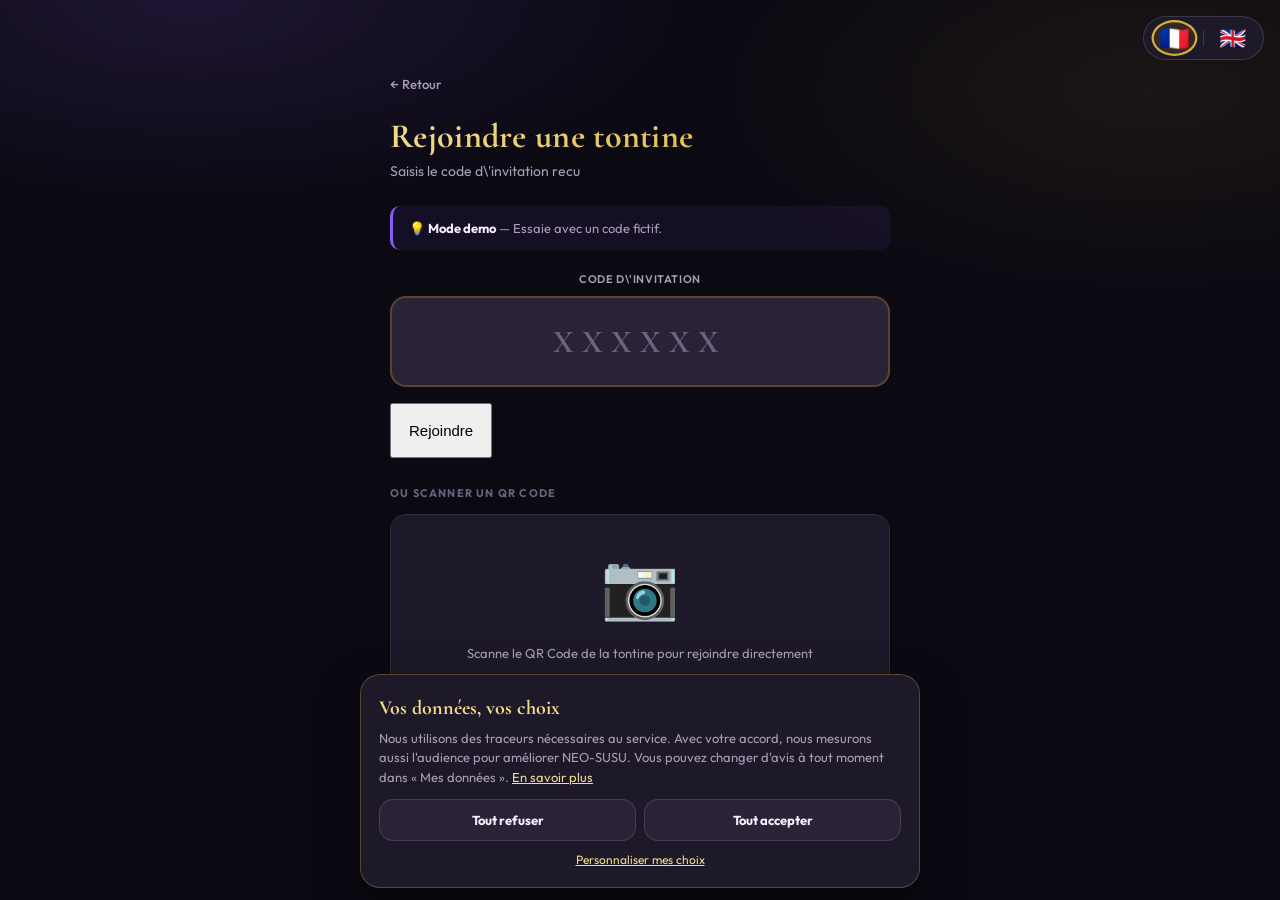
<file: join-tontine.html>
<!DOCTYPE html>
<html lang="fr" id="html-root">
<head>
<meta charset="UTF-8">
<meta name="viewport" content="width=device-width, initial-scale=1.0">
<meta name="theme-color" content="#1C1A17">
<link rel="manifest" href="./manifest.json">
<link rel="apple-touch-icon" href="./icons/icon-192.png">
<link rel="icon" type="image/png" sizes="192x192" href="./icons/icon-192.png">
<title>NEO-SUSU — Rejoindre une tontine</title>
<link href="https://fonts.googleapis.com/css2?family=Cormorant+Garamond:ital,wght@0,600;0,700;1,600&family=Outfit:wght@300;400;500;600;700;800&display=swap" rel="stylesheet">
<link rel="stylesheet" href="./neo-susu.css">
<style>
  .code-input{width:100%;padding:24px;background:var(--raised);border:2px solid rgba(212,148,10,.3);border-radius:16px;color:var(--gold);font-family:var(--ff-s);font-size:32px;font-weight:700;text-align:center;letter-spacing:8px;text-transform:uppercase;}
  .code-input:focus{outline:none;border-color:var(--gold);}
  .qr-section{background:var(--card);border:1px solid var(--stroke);border-radius:16px;padding:24px;text-align:center;}
  .qr-icon{font-size:64px;margin-bottom:12px;}
  .btn-camera{display:inline-block;padding:12px 24px;background:transparent;border:1px solid var(--sky);color:var(--sky);border-radius:18px;font-family:var(--ff-b);font-size:14px;font-weight:600;cursor:pointer;}
</style>

<style>
.lang-bar{display:flex;align-items:center;gap:8px;background:var(--card);border:1px solid var(--stroke2);border-radius:40px;padding:5px 10px;position:fixed;top:16px;right:16px;z-index:200;}
.lang-flag{font-size:22px;cursor:pointer;border-radius:50%;padding:3px 5px;transition:all .25s;border:2px solid transparent;line-height:1;}
.lang-flag.active{border-color:var(--gold);background:rgba(212,148,10,.12);transform:scale(1.12);}
.lang-sep{width:1px;height:16px;background:var(--stroke2);}
</style>
</head>
<body>

<div class="lang-bar">
  <span class="lang-flag active" id="flag-fr" onclick="setLang('fr')" title="Francais">🇫🇷</span>
  <div class="lang-sep"></div>
  <span class="lang-flag" id="flag-en" onclick="setLang('en')" title="English">🇬🇧</span>
</div>
<div class="container">
  <a href="./dashboard.html" class="back-link" data-fr="← Retour" data-en="← Back">← Retour</a>
  <h1 class="page-title" data-fr="Rejoindre une tontine" data-en="Join a tontine">Rejoindre une tontine</h1>
  <p class="page-subtitle" data-fr="Saisis le code d\'invitation recu" data-en="Enter the invitation code you received">Saisis le code d\'invitation recu</p>
  <div class="info-box">
    💡 <strong data-fr="Mode demo" data-en="Demo mode">Mode demo</strong> —
    <span data-fr="Essaie avec un code fictif." data-en="Try with a fictional code.">Essaie avec un code fictif.</span>
  </div>
  <form id="joinForm">
    <label style="text-align:center;display:block;" data-fr="Code d\'invitation" data-en="Invitation code">Code d\'invitation</label>
    <input type="text" class="code-input" id="inviteCode" placeholder="XXXXXX" maxlength="8" required>
    <button type="submit" class="btn-submit" data-fr="Rejoindre" data-en="Join">Rejoindre ✦</button>
  </form>
  <div class="section-title"><span data-fr="Ou scanner un QR Code" data-en="Or scan a QR Code">Ou scanner un QR Code</span></div>
  <div class="qr-section">
    <div class="qr-icon">📷</div>
    <p style="color:var(--text2);font-size:13px;line-height:1.5;margin-bottom:16px;" data-fr="Scanne le QR Code de la tontine pour rejoindre directement" data-en="Scan the tontine QR Code to join directly">Scanne le QR Code de la tontine pour rejoindre directement</p>
    <a href="#" class="btn-camera" onclick="return false;" data-fr="Ouvrir la camera" data-en="Open camera">Ouvrir la camera</a>
  </div>
  <div class="success-msg" id="successMsg">
    <span data-fr="Tu as rejoint la tontine ! Redirection..." data-en="You joined the tontine! Redirecting...">✅ Tu as rejoint la tontine ! Redirection...</span>
  </div>
</div>
<script>
document.getElementById("joinForm").addEventListener("submit", function(e) {
  e.preventDefault();
  document.getElementById("successMsg").classList.add("active");
  setTimeout(() => { window.location.href = "./dashboard.html"; }, 2000);
});
</script>

<script>
let currentLang = localStorage.getItem("ns_lang") || "fr";
function setLang(lang) {
  currentLang = lang;
  localStorage.setItem("ns_lang", lang);
  document.getElementById("html-root").lang = lang;
  document.querySelectorAll("[data-fr]").forEach(el => {
    const val = el.getAttribute("data-" + lang);
    if (val) el.textContent = val;
  });
  const fFr = document.getElementById("flag-fr");
  const fEn = document.getElementById("flag-en");
  if(fFr) fFr.classList.toggle("active", lang === "fr");
  if(fEn) fEn.classList.toggle("active", lang === "en");
}
setLang(currentLang);
</script>
<script src="./neo-rgpd.js"></script>
</body>
</html>
</file>
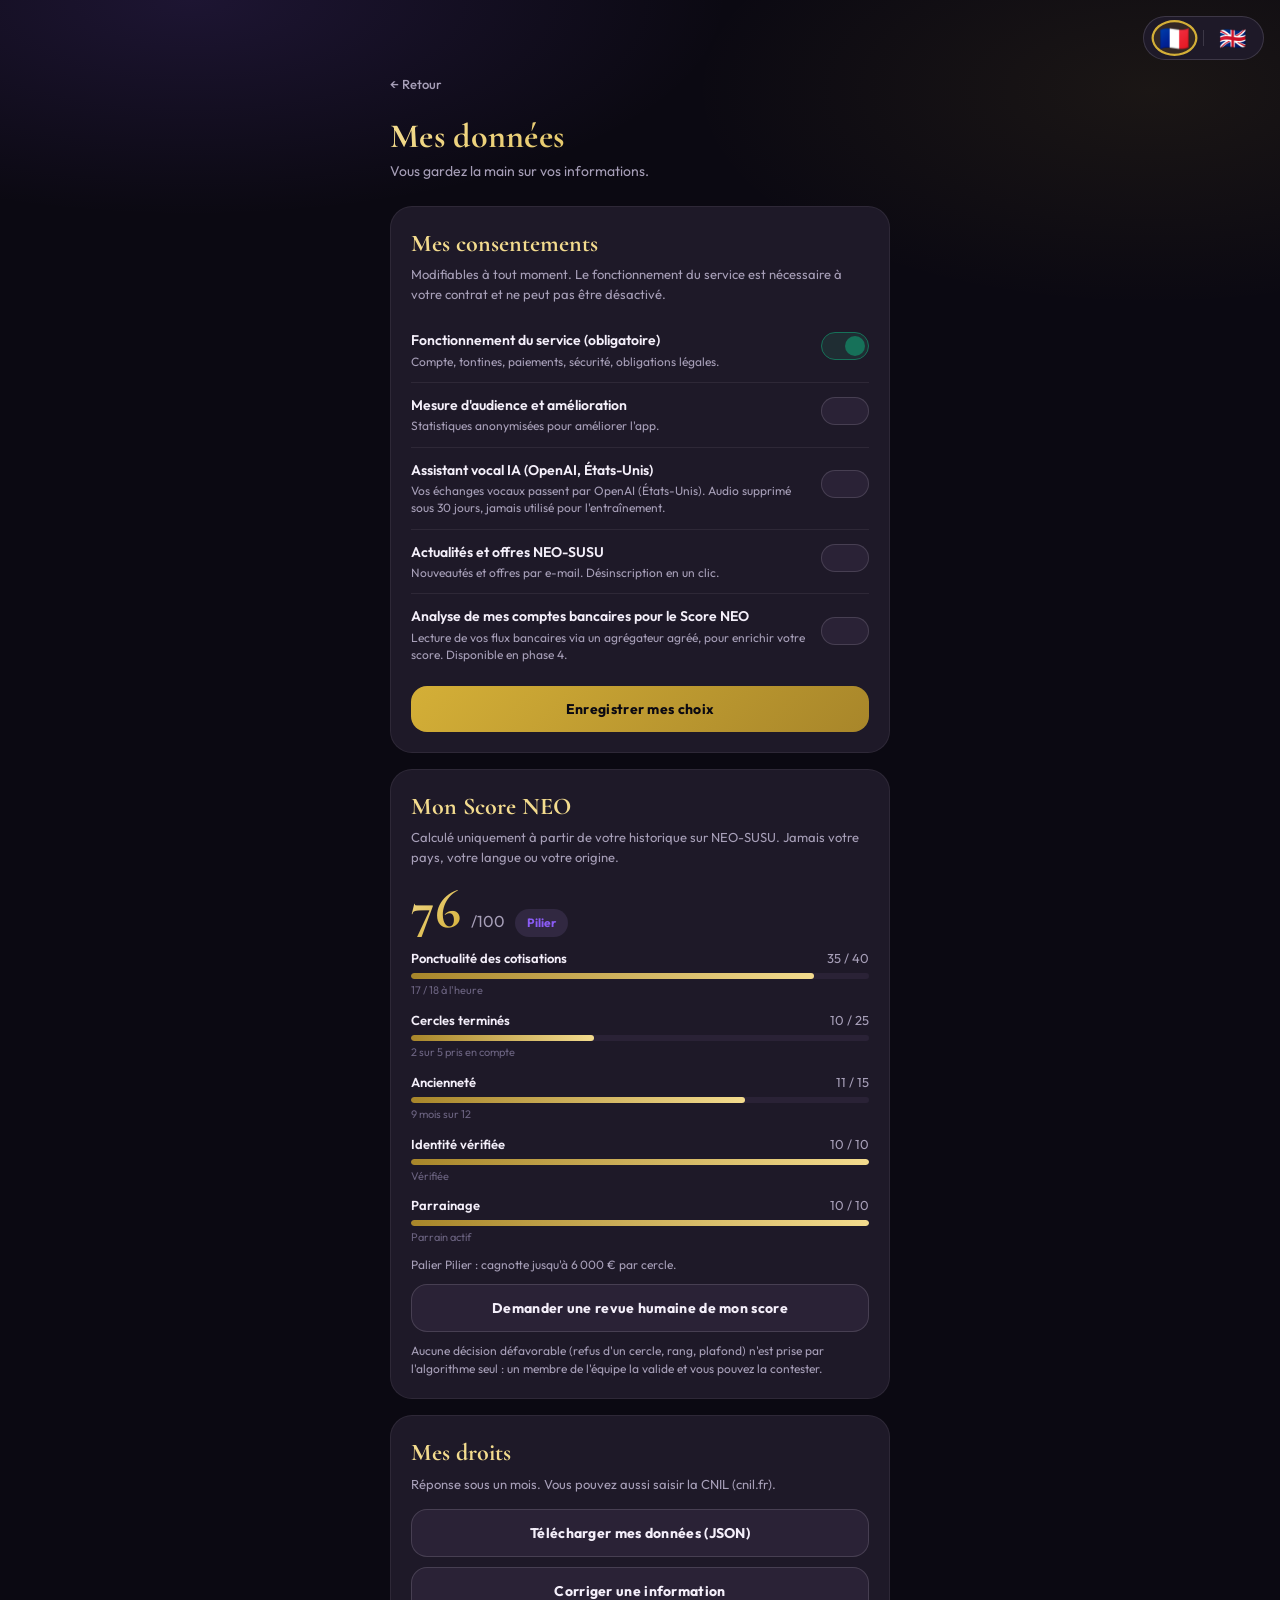
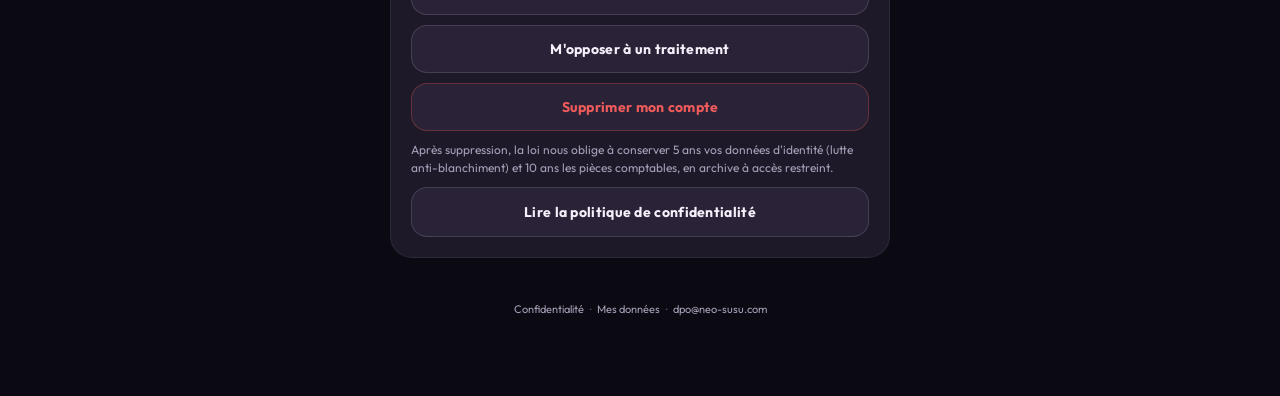
<file: mes-donnees.html>
<!DOCTYPE html>
<html lang="fr" id="html-root">
<head>
<meta charset="UTF-8">
<meta name="viewport" content="width=device-width, initial-scale=1.0">
<meta name="theme-color" content="#1C1A17">
<link rel="manifest" href="./manifest.json">
<link rel="icon" type="image/png" sizes="192x192" href="./icons/icon-192.png">
<title>NEO-SUSU — Mes données</title>
<link href="https://fonts.googleapis.com/css2?family=Cormorant+Garamond:ital,wght@0,600;0,700;1,600&family=Outfit:wght@300;400;500;600;700;800&display=swap" rel="stylesheet">
<link rel="stylesheet" href="./neo-susu.css">
<style>
.lang-bar{display:flex;align-items:center;gap:8px;background:var(--card);border:1px solid var(--stroke2);border-radius:40px;padding:5px 10px;position:fixed;top:16px;right:16px;z-index:200;}
.lang-flag{font-size:22px;cursor:pointer;border-radius:50%;padding:3px 5px;transition:all .25s;border:2px solid transparent;line-height:1;}
.lang-flag.active{border-color:var(--gold);background:rgba(212,148,10,.12);transform:scale(1.12);}
.lang-sep{width:1px;height:16px;background:var(--stroke2);}
.card{background:var(--card);border:1px solid var(--stroke);border-radius:22px;padding:20px;margin-bottom:16px;}
.card h2{font-family:var(--ff-s);font-size:24px;color:var(--gold-pale);margin-bottom:4px;}
.card .sub{color:var(--text2);font-size:13px;margin-bottom:14px;line-height:1.5;}
.toggle-row{display:flex;align-items:center;gap:12px;padding:12px 0;border-top:1px solid var(--stroke);}
.toggle-row:first-of-type{border-top:none;}
.toggle-text{flex:1;}.toggle-label{font-weight:600;font-size:14px;}.toggle-hint{font-size:12px;color:var(--text2);margin-top:2px;}
.switch{position:relative;width:48px;height:28px;flex-shrink:0;}
.switch input{opacity:0;width:0;height:0;}
.slider{position:absolute;inset:0;background:var(--raised);border:1px solid var(--stroke2);border-radius:20px;cursor:pointer;transition:.25s;}
.slider::before{content:"";position:absolute;width:20px;height:20px;left:3px;top:3px;background:var(--grey);border-radius:50%;transition:.25s;}
.switch input:checked+.slider{background:rgba(43,173,122,.25);border-color:var(--em);}
.switch input:checked+.slider::before{transform:translateX(20px);background:var(--em);}
.switch input:disabled+.slider{opacity:.55;cursor:not-allowed;}
.score-big{display:flex;align-items:baseline;gap:10px;margin:6px 0 4px;}
.score-num{font-family:var(--ff-s);font-size:56px;font-weight:700;background:linear-gradient(135deg,var(--gold-pale),var(--gold));-webkit-background-clip:text;-webkit-text-fill-color:transparent;line-height:1;}
.tier{padding:5px 12px;border-radius:20px;font-size:12px;font-weight:700;background:rgba(155,126,204,.15);color:var(--violet);}
.crit{margin-top:12px;}
.crit-head{display:flex;justify-content:space-between;font-size:13px;margin-bottom:5px;}
.crit-head b{font-weight:600;}.crit-head span{color:var(--text2);}
.crit-bar{height:6px;background:var(--raised);border-radius:4px;overflow:hidden;}
.crit-fill{height:100%;background:linear-gradient(90deg,var(--gold2),var(--gold-pale));border-radius:4px;}
.crit-hint{font-size:11px;color:var(--text3);margin-top:4px;}
.btn{display:block;width:100%;padding:14px;border-radius:16px;border:1px solid var(--stroke2);background:var(--raised);color:var(--text);font-family:var(--ff-b);font-weight:700;font-size:14px;cursor:pointer;margin-top:10px;text-align:center;text-decoration:none;}
.btn:hover{border-color:var(--gold);}
.btn.gold{background:linear-gradient(135deg,var(--gold),var(--gold2));color:var(--void);border:none;}
.btn.danger{color:var(--red);border-color:rgba(212,82,74,.35);}
.note{font-size:12px;color:var(--text2);line-height:1.5;margin-top:10px;}
.toast{position:fixed;left:50%;bottom:24px;transform:translateX(-50%);background:var(--card);border:1px solid var(--em);color:var(--text);padding:12px 18px;border-radius:14px;font-size:13px;z-index:9999;display:none;}
.toast.show{display:block;}
</style>
</head>
<body>
<div class="lang-bar">
  <span class="lang-flag active" id="flag-fr" onclick="setLang('fr')">🇫🇷</span>
  <div class="lang-sep"></div>
  <span class="lang-flag" id="flag-en" onclick="setLang('en')">🇬🇧</span>
</div>
<div class="container">
  <a href="./profile.html" class="back-link" data-fr="← Retour" data-en="← Back">← Retour</a>
  <h1 class="page-title" data-fr="Mes données" data-en="My data">Mes données</h1>
  <p class="page-subtitle" data-fr="Vous gardez la main sur vos informations." data-en="You stay in control of your information.">Vous gardez la main sur vos informations.</p>

  <!-- 1. Consentements -->
  <div class="card">
    <h2 data-fr="Mes consentements" data-en="My consents">Mes consentements</h2>
    <p class="sub" data-fr="Modifiables à tout moment. Le fonctionnement du service est nécessaire à votre contrat et ne peut pas être désactivé." data-en="You can change these anytime. Service operation is required by your contract and cannot be turned off.">Modifiables à tout moment.</p>
    <div id="consentList"></div>
    <button class="btn gold" id="saveConsents" data-fr="Enregistrer mes choix" data-en="Save my choices">Enregistrer mes choix</button>
  </div>

  <!-- 2. Score NEO expliqué -->
  <div class="card">
    <h2 data-fr="Mon Score NEO" data-en="My NEO Score">Mon Score NEO</h2>
    <p class="sub" data-fr="Calculé uniquement à partir de votre historique sur NEO-SUSU. Jamais votre pays, votre langue ou votre origine." data-en="Based only on your NEO-SUSU history. Never your country, language or origin.">Calculé uniquement à partir de votre historique.</p>
    <div class="score-big"><span class="score-num" id="scoreNum">–</span><span style="color:var(--text2)">/100</span><span class="tier" id="scoreTier">–</span></div>
    <div id="scoreDetails"></div>
    <p class="note" id="scoreCap"></p>
    <button class="btn" id="reviewBtn" data-fr="Demander une revue humaine de mon score" data-en="Request a human review of my score">Demander une revue humaine de mon score</button>
    <p class="note" data-fr="Aucune décision défavorable (refus d'un cercle, rang, plafond) n'est prise par l'algorithme seul : un membre de l'équipe la valide et vous pouvez la contester." data-en="No adverse decision (circle refusal, turn, cap) is made by the algorithm alone: a team member validates it and you can contest it.">Aucune décision défavorable n'est prise par l'algorithme seul.</p>
  </div>

  <!-- 3. Droits -->
  <div class="card">
    <h2 data-fr="Mes droits" data-en="My rights">Mes droits</h2>
    <p class="sub" data-fr="Réponse sous un mois. Vous pouvez aussi saisir la CNIL (cnil.fr)." data-en="Answer within one month. You can also contact the CNIL (cnil.fr).">Réponse sous un mois.</p>
    <button class="btn" id="exportBtn" data-fr="Télécharger mes données (JSON)" data-en="Download my data (JSON)">Télécharger mes données (JSON)</button>
    <button class="btn" id="rectifBtn" data-fr="Corriger une information" data-en="Correct some information">Corriger une information</button>
    <button class="btn" id="objectBtn" data-fr="M'opposer à un traitement" data-en="Object to a processing">M'opposer à un traitement</button>
    <button class="btn danger" id="eraseBtn" data-fr="Supprimer mon compte" data-en="Delete my account">Supprimer mon compte</button>
    <p class="note" data-fr="Après suppression, la loi nous oblige à conserver 5 ans vos données d'identité (lutte anti-blanchiment) et 10 ans les pièces comptables, en archive à accès restreint." data-en="After deletion, the law requires us to keep identity data for 5 years (anti-money laundering) and accounting records for 10 years, in restricted archives.">Après suppression, certaines données restent archivées.</p>
    <a class="btn" href="./confidentialite.html" data-fr="Lire la politique de confidentialité" data-en="Read the privacy policy">Lire la politique de confidentialité</a>
  </div>
</div>
<div class="toast" id="toast"></div>

<script src="./neo-rgpd.js"></script>
<script src="./neo-score.js"></script>
<script>
let currentLang = localStorage.getItem("ns_lang") || "fr";
const L = (fr, en) => currentLang === "en" ? en : fr;
function setLang(lang){
  currentLang = lang; localStorage.setItem("ns_lang", lang);
  document.getElementById("html-root").lang = lang;
  document.querySelectorAll("[data-fr]").forEach(el => { const v = el.getAttribute("data-" + lang); if (v) el.textContent = v; });
  document.getElementById("flag-fr").classList.toggle("active", lang === "fr");
  document.getElementById("flag-en").classList.toggle("active", lang === "en");
  renderConsents(); renderScore();
}
function toast(m){ const t = document.getElementById("toast"); t.textContent = m; t.classList.add("show"); setTimeout(() => t.classList.remove("show"), 3200); }

const HINTS = {
  essential:    ["Compte, tontines, paiements, sécurité, obligations légales.", "Account, circles, payments, security, legal duties."],
  analytics:    ["Statistiques anonymisées pour améliorer l'app.", "Anonymised statistics to improve the app."],
  voice_ai:     ["Vos échanges vocaux passent par OpenAI (États-Unis). Audio supprimé sous 30 jours, jamais utilisé pour l'entraînement.", "Voice chats go through OpenAI (USA). Audio deleted within 30 days, never used for training."],
  marketing:    ["Nouveautés et offres par e-mail. Désinscription en un clic.", "News and offers by email. One-click unsubscribe."],
  open_banking: ["Lecture de vos flux bancaires via un agrégateur agréé, pour enrichir votre score. Disponible en phase 4.", "Read-only bank data via a licensed aggregator to enrich your score. Available in phase 4."]
};

function renderConsents(){
  const cur = (NEO_RGPD.getConsents() || {}).choices || {};
  const box = document.getElementById("consentList"); box.innerHTML = "";
  Object.entries(NEO_RGPD.PURPOSES).forEach(([key, p]) => {
    const row = document.createElement("div"); row.className = "toggle-row";
    const checked = p.required || !!cur[key];
    row.innerHTML = `<div class="toggle-text"><div class="toggle-label"></div><div class="toggle-hint"></div></div>
      <label class="switch"><input type="checkbox" data-purpose="${key}" ${checked ? "checked" : ""} ${p.required ? "disabled" : ""}><span class="slider"></span></label>`;
    row.querySelector(".toggle-label").textContent = L(p.fr, p.en) + (p.required ? L(" (obligatoire)", " (required)") : "");
    row.querySelector(".toggle-hint").textContent = L(HINTS[key][0], HINTS[key][1]);
    box.appendChild(row);
  });
}

async function loadStats(){
  // Données réelles si supabase.js expose getUserProfile / score_neo ; sinon profil démo.
  try {
    const c = window.supabaseClient || window.sb || window._supabase || window.neoSupabase;
    if (c && c.auth) {
      const { data } = await c.auth.getUser();
      if (data && data.user) {
        const r = await c.from("score_neo").select("stats").eq("user_id", data.user.id).order("computed_at", { ascending: false }).limit(1);
        if (r.data && r.data[0] && r.data[0].stats) return r.data[0].stats;
      }
    }
  } catch (e) {}
  return { payments_total: 18, payments_on_time: 17, avg_days_late: 2, circles_completed: 2, months_since_signup: 9, kyc_verified: true, sponsor_score: 76 };
}

let lastScore = null;
async function renderScore(){
  if (!lastScore) lastScore = NEO_SCORE.compute(await loadStats());
  const s = lastScore;
  document.getElementById("scoreNum").textContent = s.score;
  document.getElementById("scoreTier").textContent = L(s.tier_fr, s.tier_en);
  const box = document.getElementById("scoreDetails"); box.innerHTML = "";
  s.details.forEach(d => {
    const el = document.createElement("div"); el.className = "crit";
    el.innerHTML = `<div class="crit-head"><b></b><span>${d.points} / ${d.max}</span></div><div class="crit-bar"><div class="crit-fill" style="width:${Math.round(100 * d.points / d.max)}%"></div></div><div class="crit-hint"></div>`;
    el.querySelector("b").textContent = L(d.fr, d.en);
    el.querySelector(".crit-hint").textContent = L(d.hint_fr, d.hint_en);
    box.appendChild(el);
  });
  document.getElementById("scoreCap").textContent = L(
    `Palier ${s.tier_fr} : cagnotte jusqu'à ${s.max_pot_eur.toLocaleString("fr-FR")} € par cercle.`,
    `${s.tier_en} tier: pot up to €${s.max_pot_eur.toLocaleString("en-GB")} per circle.`);
}

document.getElementById("saveConsents").onclick = async () => {
  const choices = {};
  document.querySelectorAll("#consentList input[data-purpose]").forEach(i => choices[i.dataset.purpose] = i.checked);
  await NEO_RGPD.setConsents(choices, "mes-donnees");
  const b = document.getElementById("neoCookie"); if (b) b.remove();
  toast(L("Vos choix sont enregistrés.", "Your choices are saved."));
};
document.getElementById("exportBtn").onclick = async () => { await NEO_RGPD.exportMyData(); toast(L("Export téléchargé.", "Export downloaded.")); };
async function ask(type, promptFr, promptEn, confirmFr, confirmEn){
  const msg = window.prompt(L(promptFr, promptEn), "");
  if (msg === null) return;
  if (confirmFr && !window.confirm(L(confirmFr, confirmEn))) return;
  try { const via = await NEO_RGPD.requestRight(type, msg);
        if (via === "db") toast(L("Demande envoyée. Réponse sous un mois.", "Request sent. Answer within one month.")); }
  catch (e) { toast(L("Envoi impossible, écrivez à dpo@neo-susu.com", "Could not send, email dpo@neo-susu.com")); }
}
document.getElementById("reviewBtn").onclick = () => ask("score_review", "Expliquez ce que vous contestez (facultatif) :", "Explain what you contest (optional):");
document.getElementById("rectifBtn").onclick = () => ask("rectification", "Quelle information faut-il corriger ?", "Which information should be corrected?");
document.getElementById("objectBtn").onclick = () => ask("objection", "À quel traitement vous opposez-vous ?", "Which processing do you object to?");
document.getElementById("eraseBtn").onclick = () => ask("erasure", "Raison (facultatif) :", "Reason (optional):",
  "Confirmer la suppression de votre compte ? Les cercles en cours doivent être terminés ou soldés.",
  "Confirm account deletion? Ongoing circles must be completed or settled.");

setLang(currentLang);
</script>
</body>
</html>
</file>
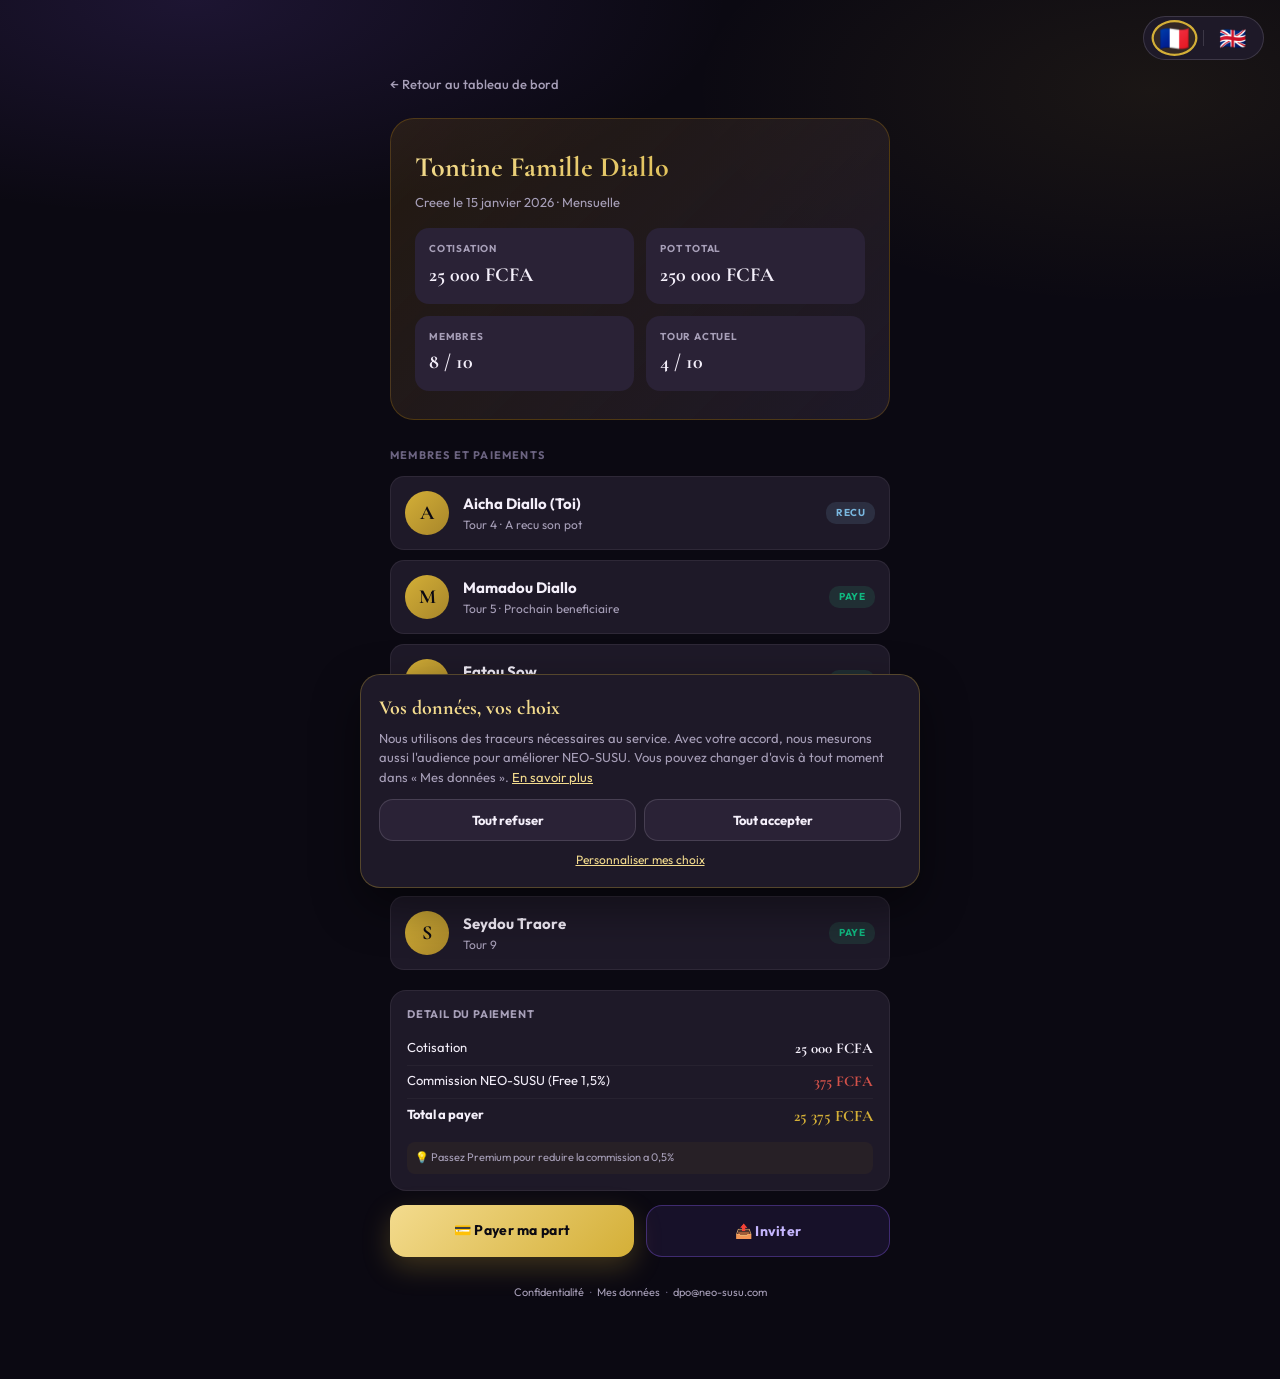
<file: tontine-detail.html>
<!DOCTYPE html>
<html lang="fr" id="html-root">
<head>
<meta charset="UTF-8">
<meta name="viewport" content="width=device-width, initial-scale=1.0">
<meta name="theme-color" content="#1C1A17">
<link rel="manifest" href="./manifest.json">
<link rel="apple-touch-icon" href="./icons/icon-192.png">
<link rel="icon" type="image/png" sizes="192x192" href="./icons/icon-192.png">
<title>NEO-SUSU — Detail tontine</title>
<link href="https://fonts.googleapis.com/css2?family=Cormorant+Garamond:ital,wght@0,600;0,700;1,600&family=Outfit:wght@300;400;500;600;700;800&display=swap" rel="stylesheet">
<link rel="stylesheet" href="./neo-susu.css">
<style>
  .tontine-header{background:linear-gradient(135deg,rgba(212,148,10,.12),var(--card));border:1px solid rgba(212,148,10,.25);border-radius:24px;padding:28px 24px;margin-bottom:24px;}
  .tontine-title{font-family:var(--ff-s);font-size:28px;font-weight:700;background:linear-gradient(135deg,var(--gold-pale),var(--gold));-webkit-background-clip:text;-webkit-text-fill-color:transparent;margin-bottom:6px;}
  .tontine-meta{color:var(--text2);font-size:13px;margin-bottom:16px;}
  .key-stats{display:grid;grid-template-columns:1fr 1fr;gap:12px;}
  .key-stat{background:var(--raised);padding:14px;border-radius:14px;}
  .key-stat-label{font-size:10px;color:var(--text2);text-transform:uppercase;letter-spacing:.8px;margin-bottom:4px;font-weight:700;}
  .key-stat-value{font-family:var(--ff-s);font-size:20px;font-weight:700;color:var(--text);}
  .member-card{background:var(--card);border:1px solid var(--stroke);border-radius:14px;padding:14px;margin-bottom:10px;display:flex;align-items:center;gap:14px;}
  .member-avatar{width:44px;height:44px;border-radius:50%;background:linear-gradient(135deg,var(--gold),var(--gold2));color:var(--void);display:flex;align-items:center;justify-content:center;font-family:var(--ff-s);font-size:20px;font-weight:700;flex-shrink:0;}
  .member-info{flex:1;}.member-name{font-weight:700;font-size:15px;margin-bottom:2px;}.member-detail{font-size:12px;color:var(--text2);}
  .member-status{font-size:10px;padding:4px 10px;border-radius:10px;text-transform:uppercase;letter-spacing:.5px;font-weight:700;}
  .status-paid{background:rgba(43,173,122,.15);color:var(--em);}.status-pending{background:rgba(212,148,10,.15);color:var(--gold);}.status-late{background:rgba(212,82,74,.15);color:var(--red);}.status-received{background:rgba(122,171,204,.15);color:var(--sky);}
  .actions{display:grid;grid-template-columns:1fr 1fr;gap:12px;margin-top:24px;}
</style>

<style>
.lang-bar{display:flex;align-items:center;gap:8px;background:var(--card);border:1px solid var(--stroke2);border-radius:40px;padding:5px 10px;position:fixed;top:16px;right:16px;z-index:200;}
.lang-flag{font-size:22px;cursor:pointer;border-radius:50%;padding:3px 5px;transition:all .25s;border:2px solid transparent;line-height:1;}
.lang-flag.active{border-color:var(--gold);background:rgba(212,148,10,.12);transform:scale(1.12);}
.lang-sep{width:1px;height:16px;background:var(--stroke2);}
</style>
</head>
<body>

<div class="lang-bar">
  <span class="lang-flag active" id="flag-fr" onclick="setLang('fr')" title="Francais">🇫🇷</span>
  <div class="lang-sep"></div>
  <span class="lang-flag" id="flag-en" onclick="setLang('en')" title="English">🇬🇧</span>
</div>
<div class="container">
  <a href="./dashboard.html" class="back-link" data-fr="← Retour au tableau de bord" data-en="← Back to dashboard">← Retour au tableau de bord</a>
  <div class="tontine-header">
    <div class="tontine-title" data-fr="Tontine Famille Diallo" data-en="Diallo Family Tontine">🌟 Tontine Famille Diallo</div>
    <div class="tontine-meta" data-fr="Creee le 15 janvier 2026 · Mensuelle" data-en="Created Jan 15, 2026 · Monthly">Creee le 15 janvier 2026 · Mensuelle</div>
    <div class="key-stats">
      <div class="key-stat"><div class="key-stat-label" data-fr="Cotisation" data-en="Contribution">Cotisation</div><div class="key-stat-value">25 000 FCFA</div></div>
      <div class="key-stat"><div class="key-stat-label" data-fr="Pot total" data-en="Total pot">Pot total</div><div class="key-stat-value">250 000 FCFA</div></div>
      <div class="key-stat"><div class="key-stat-label" data-fr="Membres" data-en="Members">Membres</div><div class="key-stat-value">8 / 10</div></div>
      <div class="key-stat"><div class="key-stat-label" data-fr="Tour actuel" data-en="Current round">Tour actuel</div><div class="key-stat-value">4 / 10</div></div>
    </div>
  </div>
  <div class="section-title"><span data-fr="Membres et paiements" data-en="Members and payments">Membres et paiements</span></div>
  <div class="member-card"><div class="member-avatar">A</div><div class="member-info"><div class="member-name">Aicha Diallo (<span data-fr="Toi" data-en="You">Toi</span>)</div><div class="member-detail" data-fr="Tour 4 · A recu son pot" data-en="Round 4 · Received pot">Tour 4 · A recu son pot</div></div><span class="member-status status-received" data-fr="Recu" data-en="Received">Recu</span></div>
  <div class="member-card"><div class="member-avatar">M</div><div class="member-info"><div class="member-name">Mamadou Diallo</div><div class="member-detail" data-fr="Tour 5 · Prochain beneficiaire" data-en="Round 5 · Next beneficiary">Tour 5 · Prochain beneficiaire</div></div><span class="member-status status-paid" data-fr="Paye" data-en="Paid">Paye</span></div>
  <div class="member-card"><div class="member-avatar">F</div><div class="member-info"><div class="member-name">Fatou Sow</div><div class="member-detail" data-fr="Tour 6" data-en="Round 6">Tour 6</div></div><span class="member-status status-paid" data-fr="Paye" data-en="Paid">Paye</span></div>
  <div class="member-card"><div class="member-avatar">I</div><div class="member-info"><div class="member-name">Ibrahim Kone</div><div class="member-detail" data-fr="Tour 7" data-en="Round 7">Tour 7</div></div><span class="member-status status-pending" data-fr="En attente" data-en="Pending">En attente</span></div>
  <div class="member-card"><div class="member-avatar">K</div><div class="member-info"><div class="member-name">Kadiatou Bah</div><div class="member-detail" data-fr="Tour 8" data-en="Round 8">Tour 8</div></div><span class="member-status status-late" data-fr="En retard" data-en="Late">En retard</span></div>
  <div class="member-card"><div class="member-avatar">S</div><div class="member-info"><div class="member-name">Seydou Traore</div><div class="member-detail" data-fr="Tour 9" data-en="Round 9">Tour 9</div></div><span class="member-status status-paid" data-fr="Paye" data-en="Paid">Paye</span></div>
  <!-- COMMISSION INFO -->
  <div style="background:var(--card);border:1px solid var(--stroke);border-radius:16px;padding:16px;margin-top:20px;">
    <div style="font-size:11px;font-weight:700;color:var(--text2);text-transform:uppercase;letter-spacing:.8px;margin-bottom:10px;" data-fr="Detail du paiement" data-en="Payment breakdown">Detail du paiement</div>
    <div style="display:flex;justify-content:space-between;padding:5px 0;border-bottom:1px solid rgba(255,255,255,.04);font-size:13px;">
      <span data-fr="Cotisation" data-en="Contribution">Cotisation</span>
      <span style="font-family:var(--ff-s);font-size:15px;font-weight:700;color:var(--text);">25 000 FCFA</span>
    </div>
    <div style="display:flex;justify-content:space-between;padding:5px 0;border-bottom:1px solid rgba(255,255,255,.04);font-size:13px;" id="feeRow">
      <span id="feeLabel">Commission NEO-SUSU (Free 1,5%)</span>
      <span id="feeAmt" style="font-family:var(--ff-s);font-size:15px;font-weight:700;color:#D4524A;">375 FCFA</span>
    </div>
    <div style="display:flex;justify-content:space-between;padding:6px 0;font-size:13px;font-weight:700;">
      <span data-fr="Total a payer" data-en="Total to pay">Total a payer</span>
      <span id="totalAmt" style="font-family:var(--ff-s);font-size:16px;font-weight:700;color:var(--gold);">25 375 FCFA</span>
    </div>
    <div style="font-size:11px;color:var(--text2);margin-top:8px;padding:8px;background:rgba(212,148,10,.05);border-radius:8px;">
      💡 <span id="feeHint" data-fr="Passez Premium pour reduire la commission a 0,5%" data-en="Go Premium to reduce commission to 0.5%">Passez Premium pour reduire la commission a 0,5%</span>
    </div>
  </div>

  <div class="actions" style="margin-top:14px;">
    <a href="#" class="btn btn-primary" onclick="showPayConfirm();return false;" data-fr="💳 Payer ma part" data-en="💳 Pay my share">💳 Payer ma part</a>
    <a href="#" class="btn btn-secondary" onclick="return false;" data-fr="📤 Inviter" data-en="📤 Invite">📤 Inviter</a>
  </div>

  <!-- PAY CONFIRM TOAST -->
  <div id="payConfirm" style="display:none;position:fixed;inset:0;background:rgba(0,0,0,.7);backdrop-filter:blur(6px);z-index:800;align-items:flex-end;justify-content:center;">
    <div style="background:var(--surf);border-radius:28px 28px 0 0;padding:24px 20px 40px;width:100%;max-width:500px;">
      <div style="font-family:var(--ff-s);font-size:22px;font-weight:700;margin-bottom:6px;" data-fr="Confirmer le paiement" data-en="Confirm payment">Confirmer le paiement</div>
      <div style="font-size:13px;color:var(--text2);margin-bottom:18px;" id="confirmSub">25 375 FCFA au total (dont 375 FCFA de commission)</div>
      <div style="display:flex;gap:10px;">
        <button onclick="document.getElementById('payConfirm').style.display='none'" style="flex:1;padding:14px;background:var(--raised);border:1px solid var(--stroke2);color:var(--text);border-radius:18px;font-family:var(--ff-b);font-size:14px;font-weight:700;cursor:pointer;" data-fr="Annuler" data-en="Cancel">Annuler</button>
        <button onclick="doPayment()" style="flex:1;padding:14px;background:linear-gradient(135deg,var(--gold),var(--gold2));color:var(--void);border:none;border-radius:18px;font-family:var(--ff-b);font-size:14px;font-weight:700;cursor:pointer;" data-fr="Confirmer" data-en="Confirm">Confirmer ✦</button>
      </div>
    </div>
  </div>
</div>

<script>
let currentLang = localStorage.getItem("ns_lang") || "fr";
function setLang(lang) {
  currentLang = lang;
  localStorage.setItem("ns_lang", lang);
  document.getElementById("html-root").lang = lang;
  document.querySelectorAll("[data-fr]").forEach(el => {
    const val = el.getAttribute("data-" + lang);
    if (val) el.textContent = val;
  });
  const fFr = document.getElementById("flag-fr");
  const fEn = document.getElementById("flag-en");
  if(fFr) fFr.classList.toggle("active", lang === "fr");
  if(fEn) fEn.classList.toggle("active", lang === "en");
}
setLang(currentLang);
initCommission();
</script>
<script src="./neo-rgpd.js"></script>
</body>
</html>
</file>
<file: neo-susu.css>
/* =====================================================================
   NEO-SUSU — Charte graphique v3.0
   Fond nuit profonde · Or · Violet · Émeraude
   Polices : Cormorant Garamond (titres) + Outfit (texte)
   ===================================================================== */

:root {
  /* Fonds */
  --void:   #0B0912;
  --deep:   #110E1A;
  --surf:   #17131F;
  --card:   #1E1928;
  --raised: #2A2236;

  /* Or (couleur principale) */
  --gold:      #D4AF37;
  --gold2:     #A8862A;
  --gold-pale: #F3DB8E;

  /* Violet (couleur secondaire) */
  --violet:      #8B5CF6;
  --violet2:     #6D3FE0;
  --violet-pale: #C4B5FD;

  /* Émeraude (succès, argent reçu) */
  --em:      #10B981;
  --em2:     #059669;
  --em-pale: #6EE7B7;

  /* États */
  --red: #EF5B5B;
  --sky: #7AB8E0;

  /* Texte */
  --text:  #F4EFFA;
  --text2: #A79FB8;
  --text3: #6B6380;

  /* Bordures */
  --stroke:        rgba(244,239,250,0.07);
  --stroke2:       rgba(244,239,250,0.14);
  --stroke-gold:   rgba(212,175,55,0.30);
  --stroke-violet: rgba(139,92,246,0.35);

  --ff-s: "Cormorant Garamond", Georgia, serif;
  --ff-b: "Outfit", system-ui, -apple-system, sans-serif;
}

/* ===================== BASE ===================== */
* { margin: 0; padding: 0; box-sizing: border-box; -webkit-tap-highlight-color: transparent; }

html { background: var(--void); }
body {
  font-family: var(--ff-b);
  color: var(--text);
  min-height: 100vh;
  padding: 72px 20px 60px;
  background:
    radial-gradient(ellipse 70% 40% at 15% 0%, rgba(139,92,246,0.14) 0%, transparent 60%),
    radial-gradient(ellipse 60% 40% at 90% 10%, rgba(212,175,55,0.08) 0%, transparent 60%),
    var(--void);
  background-attachment: fixed;
  line-height: 1.45;
}
.container { max-width: 500px; margin: 0 auto; }
.container.wide { max-width: 680px; }
.hidden { display: none !important; }

a { color: inherit; }

/* ===================== BARRE DE LANGUE ===================== */
.lang-bar {
  display: flex; align-items: center; gap: 8px;
  background: rgba(30,25,40,0.85); backdrop-filter: blur(8px);
  border: 1px solid var(--stroke2); border-radius: 40px;
  padding: 5px 10px; position: fixed; top: 16px; right: 16px; z-index: 200;
}
.lang-flag {
  font-size: 20px; cursor: pointer; border-radius: 50%; padding: 3px 5px;
  transition: all .25s; border: 2px solid transparent; line-height: 1;
  background: none; color: inherit;
}
.lang-flag.active { border-color: var(--gold); background: rgba(212,175,55,.12); transform: scale(1.1); }
.lang-sep { width: 1px; height: 16px; background: var(--stroke2); }

/* ===================== NAVIGATION ===================== */
.back-link {
  display: inline-flex; align-items: center; gap: 8px;
  color: var(--text2); text-decoration: none; font-size: 13px; font-weight: 500;
  margin-bottom: 24px; transition: color .2s;
}
.back-link:hover { color: var(--violet-pale); }

/* ===================== LOGO ===================== */
.logo-icon {
  width: 70px; height: 70px; border-radius: 20px;
  background: linear-gradient(135deg, var(--gold-pale), var(--gold) 55%, var(--gold2));
  display: flex; align-items: center; justify-content: center;
  font-family: var(--ff-s); font-size: 42px; font-weight: 700; color: var(--void);
  margin: 0 auto 16px;
  box-shadow: 0 12px 36px rgba(212,175,55,.30), 0 0 0 1px rgba(212,175,55,.2), 0 0 60px rgba(139,92,246,.18);
}
.logo-section { text-align: center; margin-bottom: 28px; }
.logo-emblem { display: block; width: 104px; height: auto; margin: 0 auto 14px; filter: drop-shadow(0 8px 28px rgba(139,92,246,.40)); }
.brand-row { display: flex; align-items: center; gap: 10px; margin: -40px 0 22px; min-height: 40px; }
.brand-row img { width: 40px; height: auto; filter: drop-shadow(0 4px 14px rgba(139,92,246,.35)); }
.brand-row span { font-family: var(--ff-s); font-size: 20px; font-weight: 700; letter-spacing: 1px; background: linear-gradient(90deg, var(--violet-pale) 0%, var(--violet) 45%, var(--sky) 55%, #A9D3F5 100%); -webkit-background-clip: text; background-clip: text; -webkit-text-fill-color: transparent; }
.brand-row small { font-family: var(--ff-b); font-size: 10px; letter-spacing: 3px; text-transform: uppercase; -webkit-text-fill-color: var(--gold); margin-left: 4px; }

/* ===================== TYPOGRAPHIE ===================== */
.page-title {
  font-family: var(--ff-s); font-size: 34px; font-weight: 700; line-height: 1.1;
  background: linear-gradient(135deg, var(--gold-pale), var(--gold));
  -webkit-background-clip: text; background-clip: text; -webkit-text-fill-color: transparent;
  color: var(--gold); margin-bottom: 6px; letter-spacing: .3px;
}
.page-subtitle { color: var(--text2); margin-bottom: 24px; font-size: 14px; }
.section-title {
  font-size: 11px; font-weight: 700; color: var(--text3);
  text-transform: uppercase; letter-spacing: 1.2px;
  margin: 28px 0 12px; display: flex; justify-content: space-between; align-items: center;
}

/* ===================== BOUTONS ===================== */
.btn {
  padding: 15px 20px; border: none; border-radius: 16px;
  font-family: var(--ff-b); font-size: 14px; font-weight: 700;
  cursor: pointer; text-decoration: none; text-align: center;
  transition: transform .2s, box-shadow .2s, background .2s, border-color .2s;
  letter-spacing: .3px; display: block; width: 100%;
}
.btn:disabled, .btn.loading { opacity: .6; pointer-events: none; }
.btn-primary {
  background: linear-gradient(135deg, var(--gold-pale), var(--gold));
  color: var(--void); box-shadow: 0 10px 28px rgba(212,175,55,.25);
}
.btn-primary:hover { transform: translateY(-2px); box-shadow: 0 14px 36px rgba(212,175,55,.38); }
.btn-secondary {
  background: rgba(139,92,246,.10); color: var(--violet-pale);
  border: 1px solid var(--stroke-violet);
}
.btn-secondary:hover { background: rgba(139,92,246,.18); transform: translateY(-2px); }
.btn-emerald {
  background: linear-gradient(135deg, var(--em), var(--em2)); color: #04140E;
  box-shadow: 0 10px 28px rgba(16,185,129,.25);
}
.btn-emerald:hover { transform: translateY(-2px); }
.btn-ghost { background: var(--raised); color: var(--text); border: 1px solid var(--stroke2); }
.btn-ghost:hover { border-color: var(--stroke-violet); }
.btn-submit { margin-top: 16px; padding: 17px; font-size: 15px; }
.btn-google {
  display: flex; align-items: center; justify-content: center; gap: 10px;
  background: #fff; color: #1F2937;
}
.btn-google:hover { background: #f1f1f4; transform: translateY(-1px); }
.logout-btn {
  width: 100%; margin-top: 28px; padding: 14px; background: transparent;
  border: 1px solid rgba(239,91,91,.30); color: var(--red); border-radius: 16px;
  font-family: var(--ff-b); font-size: 13px; font-weight: 600; cursor: pointer; transition: background .2s;
}
.logout-btn:hover { background: rgba(239,91,91,.08); }
.actions { display: grid; grid-template-columns: 1fr 1fr; gap: 12px; margin-top: 24px; }

/* ===================== FORMULAIRES ===================== */
.form-group { margin-bottom: 16px; }
label {
  display: block; font-size: 11px; color: var(--text2); margin-bottom: 8px;
  font-weight: 600; text-transform: uppercase; letter-spacing: .6px;
}
input, select, textarea {
  width: 100%; padding: 14px 16px; background: var(--card);
  border: 1.5px solid var(--stroke2); border-radius: 14px; color: var(--text);
  font-family: var(--ff-b); font-size: 15px; transition: border-color .2s, box-shadow .2s;
}
input::placeholder, textarea::placeholder { color: var(--text3); }
input:focus, select:focus, textarea:focus {
  outline: none; border-color: var(--violet); box-shadow: 0 0 0 3px rgba(139,92,246,.18);
}
select option { background: var(--card); color: var(--text); }
textarea { resize: vertical; min-height: 80px; }
input[type="date"] { color-scheme: dark; }
.row { display: grid; grid-template-columns: 1fr 1fr; gap: 12px; }
.hint { font-size: 12px; color: var(--text3); margin-top: 6px; }
.forgot { text-align: right; margin-top: -6px; margin-bottom: 8px; }
.forgot a { color: var(--violet-pale); font-size: 12px; text-decoration: none; font-weight: 500; }
.pwd-strength { height: 4px; background: var(--stroke); border-radius: 2px; margin-top: 8px; overflow: hidden; }
.pwd-bar { height: 100%; width: 0; border-radius: 2px; transition: all .3s; }

.divider-auth {
  display: flex; align-items: center; gap: 12px; margin: 18px 0 6px;
  color: var(--text3); font-size: 11px; text-transform: uppercase; letter-spacing: 1px; font-weight: 700;
}
.divider-auth::before, .divider-auth::after { content: ""; flex: 1; height: 1px; background: var(--stroke); }
.auth-switch { text-align: center; margin-top: 22px; color: var(--text2); font-size: 14px; }
.auth-switch a { color: var(--gold); text-decoration: none; font-weight: 600; }

/* ===================== MESSAGES ===================== */
.msg { padding: 12px 16px; border-radius: 14px; font-size: 13px; margin: 12px 0; display: none; line-height: 1.5; }
.msg.show { display: block; }
.msg-error { background: rgba(239,91,91,.10); border: 1px solid rgba(239,91,91,.30); color: #F59A9A; }
.msg-ok { background: rgba(16,185,129,.10); border: 1px solid rgba(16,185,129,.30); color: var(--em-pale); }

.info-box {
  background: rgba(139,92,246,.08); border-left: 3px solid var(--violet);
  padding: 12px 16px; border-radius: 10px; margin-bottom: 22px;
  font-size: 13px; color: var(--text2); line-height: 1.6;
}
.info-box.gold { background: rgba(212,175,55,.07); border-left-color: var(--gold); }
.info-box strong { color: var(--text); }

.toast {
  position: fixed; left: 50%; bottom: 28px; transform: translate(-50%, 20px);
  background: var(--raised); border: 1px solid var(--stroke2); color: var(--text);
  padding: 12px 18px; border-radius: 14px; font-size: 13px; font-weight: 600;
  opacity: 0; transition: all .3s; z-index: 1000; max-width: 90vw; text-align: center;
  box-shadow: 0 10px 30px rgba(0,0,0,.4);
}
.toast.show { opacity: 1; transform: translate(-50%, 0); }
.toast.ok { border-color: rgba(16,185,129,.5); }
.toast.err { border-color: rgba(239,91,91,.5); }

/* ===================== BANDEAU DÉMO ===================== */
.demo-banner {
  display: none; position: fixed; top: 0; left: 0; right: 0; z-index: 150;
  background: linear-gradient(90deg, var(--violet2), var(--violet) 50%, var(--gold2));
  color: #fff; padding: 9px 16px; font-size: 12px; font-weight: 700; letter-spacing: .3px;
  align-items: center; justify-content: center; gap: 12px; flex-wrap: wrap;
}
.demo-banner.active { display: flex; }
body.has-demo { padding-top: calc(var(--demo-h, 40px) + 64px); }
body.has-demo .lang-bar { top: calc(var(--demo-h, 40px) + 10px); }
.demo-banner a { background: var(--void); color: var(--gold); padding: 5px 12px; border-radius: 20px; text-decoration: none; font-size: 11px; }

/* ===================== CARTES ===================== */
.card {
  background: var(--card); border: 1px solid var(--stroke); border-radius: 18px; padding: 18px;
}
.hero-card {
  background: linear-gradient(135deg, rgba(139,92,246,.20), rgba(30,25,40,.9) 55%, rgba(212,175,55,.12));
  border: 1px solid var(--stroke-violet); border-radius: 24px; padding: 26px 22px;
  margin-bottom: 20px; position: relative; overflow: hidden;
}
.hero-card::after {
  content: ""; position: absolute; top: -60px; right: -60px; width: 200px; height: 200px;
  background: radial-gradient(circle, rgba(212,175,55,.22), transparent 70%); pointer-events: none;
}
.hero-label { font-size: 11px; color: var(--text2); text-transform: uppercase; letter-spacing: 1.2px; font-weight: 700; margin-bottom: 6px; }
.hero-amount {
  font-family: var(--ff-s); font-size: 44px; font-weight: 700; line-height: 1.05;
  background: linear-gradient(135deg, var(--gold-pale), var(--gold));
  -webkit-background-clip: text; background-clip: text; -webkit-text-fill-color: transparent;
}
.hero-sub { font-size: 12px; color: var(--text2); margin-top: 4px; }

.stats-grid { display: grid; grid-template-columns: repeat(3, 1fr); gap: 12px; margin-bottom: 8px; }
.stats-grid.two { grid-template-columns: repeat(2, 1fr); }
.stat-card { background: var(--card); border: 1px solid var(--stroke); border-radius: 16px; padding: 16px 12px; text-align: center; }
.stat-value { font-family: var(--ff-s); font-size: 26px; font-weight: 700; color: var(--text); }
.stat-label { font-size: 10px; color: var(--text2); text-transform: uppercase; letter-spacing: .6px; font-weight: 600; }

.score-bar, .progress { height: 6px; background: var(--raised); border-radius: 10px; overflow: hidden; }
.score-bar { margin: 14px 0 6px; height: 5px; }
.score-fill, .progress-fill {
  height: 100%; border-radius: 10px; transition: width 1s ease;
  background: linear-gradient(90deg, var(--violet), var(--gold) 60%, var(--em));
}

.tontine-card {
  background: var(--card); border: 1px solid var(--stroke); border-radius: 18px; padding: 18px;
  margin-bottom: 12px; text-decoration: none; display: block; color: inherit; transition: all .25s;
}
.tontine-card:hover { transform: translateY(-2px); border-color: var(--stroke-violet); background: var(--raised); }
.tc-head { display: flex; justify-content: space-between; align-items: flex-start; gap: 10px; margin-bottom: 10px; }
.tc-name { font-size: 16px; font-weight: 700; }
.tc-info { display: flex; justify-content: space-between; font-size: 12px; color: var(--text2); margin-bottom: 10px; gap: 8px; }
.tc-info strong { font-family: var(--ff-s); color: var(--gold); font-size: 15px; }

.chip { display: inline-block; font-size: 10px; padding: 4px 10px; border-radius: 20px; text-transform: uppercase; letter-spacing: .5px; font-weight: 700; white-space: nowrap; }
.chip-gold   { background: rgba(212,175,55,.14); color: var(--gold); }
.chip-violet { background: rgba(139,92,246,.16); color: var(--violet-pale); }
.chip-green  { background: rgba(16,185,129,.14); color: var(--em-pale); }
.chip-red    { background: rgba(239,91,91,.14); color: #F59A9A; }
.chip-grey   { background: var(--raised); color: var(--text2); }

.empty { text-align: center; padding: 28px 16px; color: var(--text3); font-size: 14px; background: var(--card); border: 1px dashed var(--stroke2); border-radius: 18px; }

/* Lignes de détail (frais, etc.) */
.fee-box { background: var(--card); border: 1px solid var(--stroke); border-radius: 16px; padding: 16px; margin: 16px 0; }
.fee-title { font-size: 11px; font-weight: 700; color: var(--text2); text-transform: uppercase; letter-spacing: .8px; margin-bottom: 8px; }
.fee-row { display: flex; justify-content: space-between; align-items: center; padding: 7px 0; border-bottom: 1px solid var(--stroke); font-size: 13px; gap: 10px; }
.fee-row:last-child { border-bottom: none; font-weight: 700; }
.fee-val { font-family: var(--ff-s); font-size: 16px; font-weight: 700; white-space: nowrap; }

/* Membres */
.member-card { background: var(--card); border: 1px solid var(--stroke); border-radius: 14px; padding: 12px 14px; margin-bottom: 8px; display: flex; align-items: center; gap: 12px; }
.member-card.me { border-color: var(--stroke-gold); }
.avatar {
  width: 42px; height: 42px; border-radius: 50%; flex-shrink: 0;
  background: linear-gradient(135deg, var(--violet), var(--violet2));
  color: #fff; display: flex; align-items: center; justify-content: center;
  font-family: var(--ff-s); font-size: 20px; font-weight: 700; text-decoration: none;
}
.avatar.gold { background: linear-gradient(135deg, var(--gold-pale), var(--gold)); color: var(--void); }
.avatar.lg { width: 52px; height: 52px; font-size: 24px; box-shadow: 0 8px 24px rgba(139,92,246,.35); }
.member-info { flex: 1; min-width: 0; }
.member-name { font-weight: 700; font-size: 15px; }
.member-detail { font-size: 12px; color: var(--text2); }

/* Menu (profil, admin) */
.menu-item {
  display: flex; align-items: center; gap: 14px; padding: 15px 16px; width: 100%;
  background: var(--card); border: 1px solid var(--stroke); border-radius: 16px; margin-bottom: 8px;
  text-decoration: none; color: var(--text); transition: all .2s; cursor: pointer; text-align: left;
  font-family: var(--ff-b); font-size: 14px;
}
.menu-item:hover { background: var(--raised); border-color: var(--stroke-violet); }
.menu-icon { font-size: 20px; width: 26px; text-align: center; }
.menu-text { flex: 1; }
.menu-label { font-weight: 700; font-size: 15px; }
.menu-detail { font-size: 12px; color: var(--text2); }
.menu-arrow { color: var(--text3); font-size: 18px; }

/* ===================== MODALE (bas d'écran) ===================== */
.modal-bg { position: fixed; inset: 0; background: rgba(5,3,10,.72); backdrop-filter: blur(6px); z-index: 800; display: none; align-items: flex-end; justify-content: center; }
.modal-bg.open { display: flex; }
.modal-sheet { background: var(--surf); border: 1px solid var(--stroke2); border-bottom: none; border-radius: 28px 28px 0 0; padding: 0 20px 36px; width: 100%; max-width: 520px; max-height: 90vh; overflow-y: auto; }
.modal-handle { width: 36px; height: 4px; background: var(--stroke2); border-radius: 2px; margin: 14px auto 20px; }
.modal-title { font-family: var(--ff-s); font-size: 26px; font-weight: 700; margin-bottom: 6px; }
.modal-sub { font-size: 13px; color: var(--text2); margin-bottom: 20px; line-height: 1.6; }

/* Squelette de chargement */
.skel { background: linear-gradient(90deg, var(--card) 25%, var(--raised) 50%, var(--card) 75%); background-size: 200% 100%; animation: skel 1.5s infinite; border-radius: 16px; }
@keyframes skel { 0% { background-position: 200% 0; } 100% { background-position: -200% 0; } }

/* Code d'invitation */
.code-input {
  padding: 22px; text-align: center; font-family: var(--ff-s); font-size: 32px; font-weight: 700;
  letter-spacing: 8px; text-transform: uppercase; color: var(--gold); border: 2px solid var(--stroke-gold);
}
.code-display {
  font-family: var(--ff-s); font-size: 34px; font-weight: 700; letter-spacing: 6px; color: var(--gold);
  text-align: center; padding: 14px; background: var(--deep); border: 1px dashed var(--stroke-gold); border-radius: 14px; margin: 10px 0;
}

::-webkit-scrollbar { width: 4px; }
::-webkit-scrollbar-track { background: var(--void); }
::-webkit-scrollbar-thumb { background: var(--raised); border-radius: 2px; }

@media (max-width: 380px) {
  .stats-grid { gap: 8px; }
  .stat-value { font-size: 22px; }
  .hero-amount { font-size: 36px; }
}
</file>
